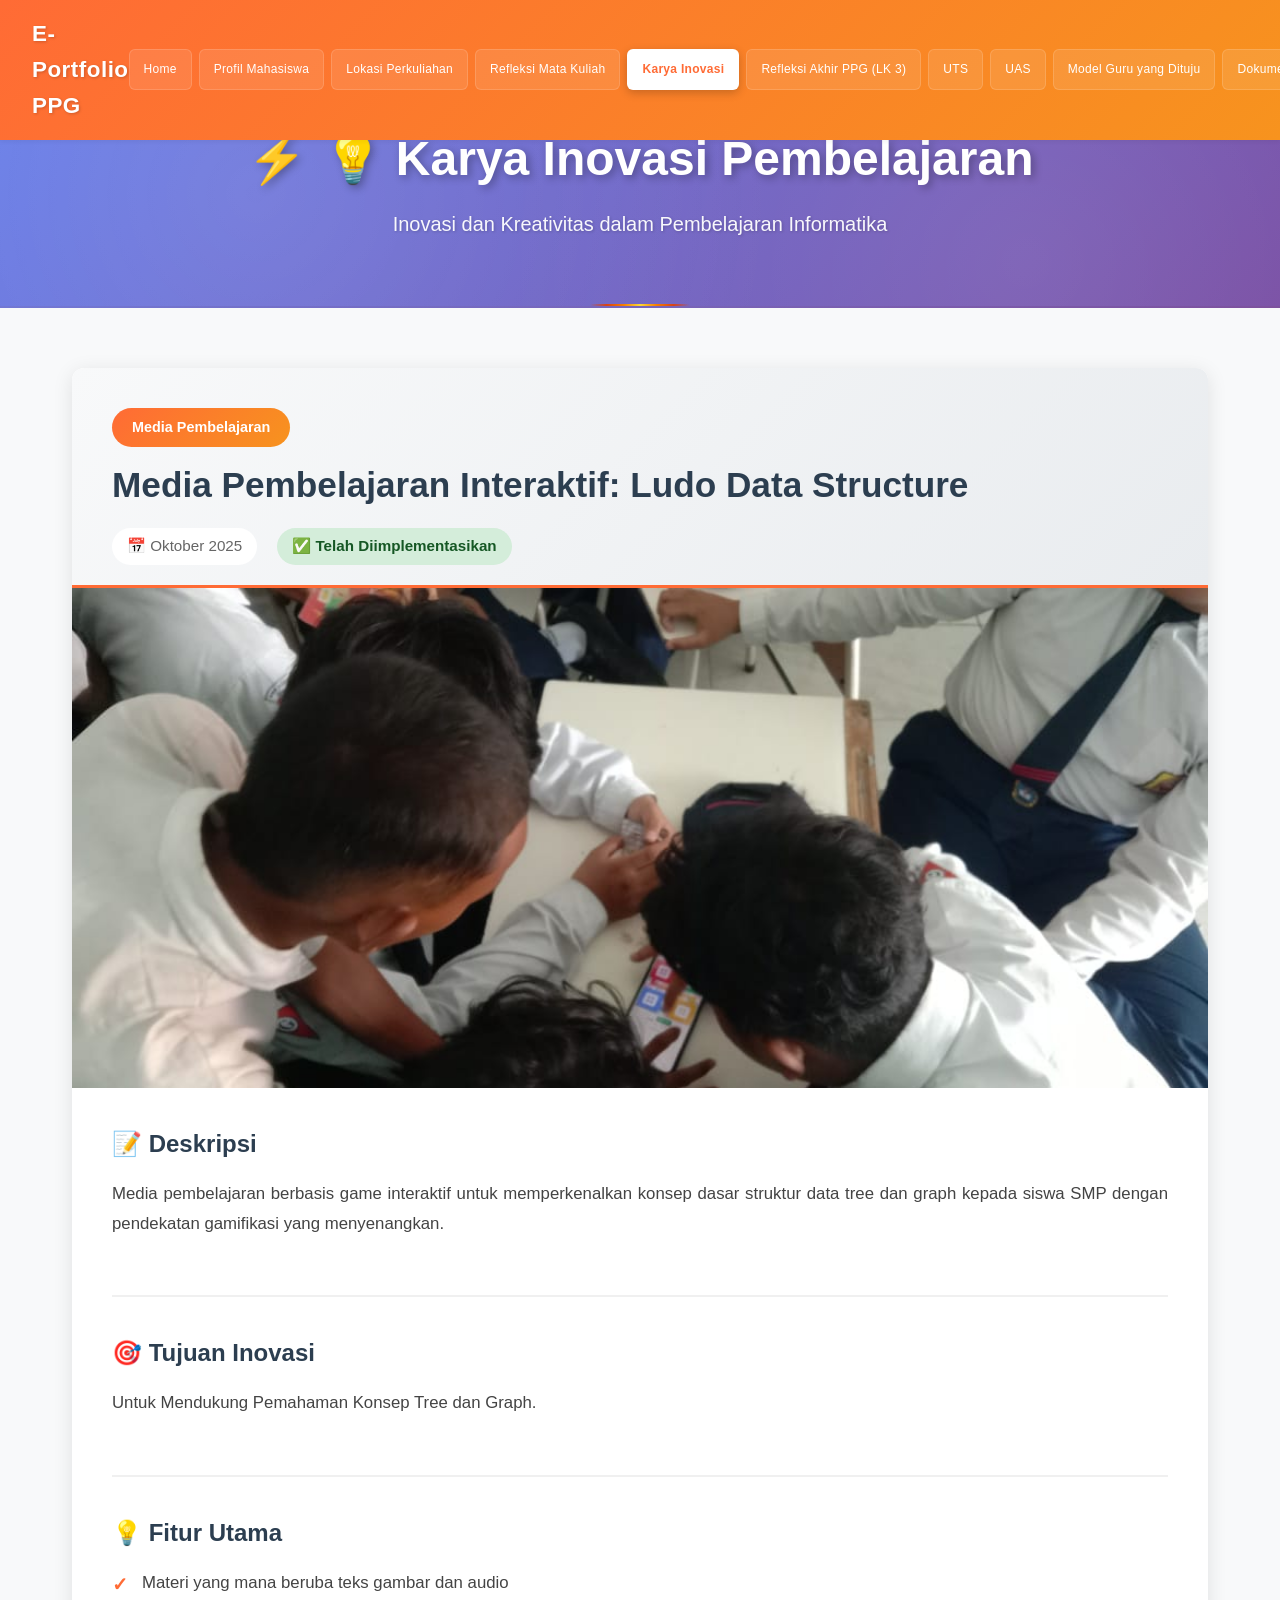
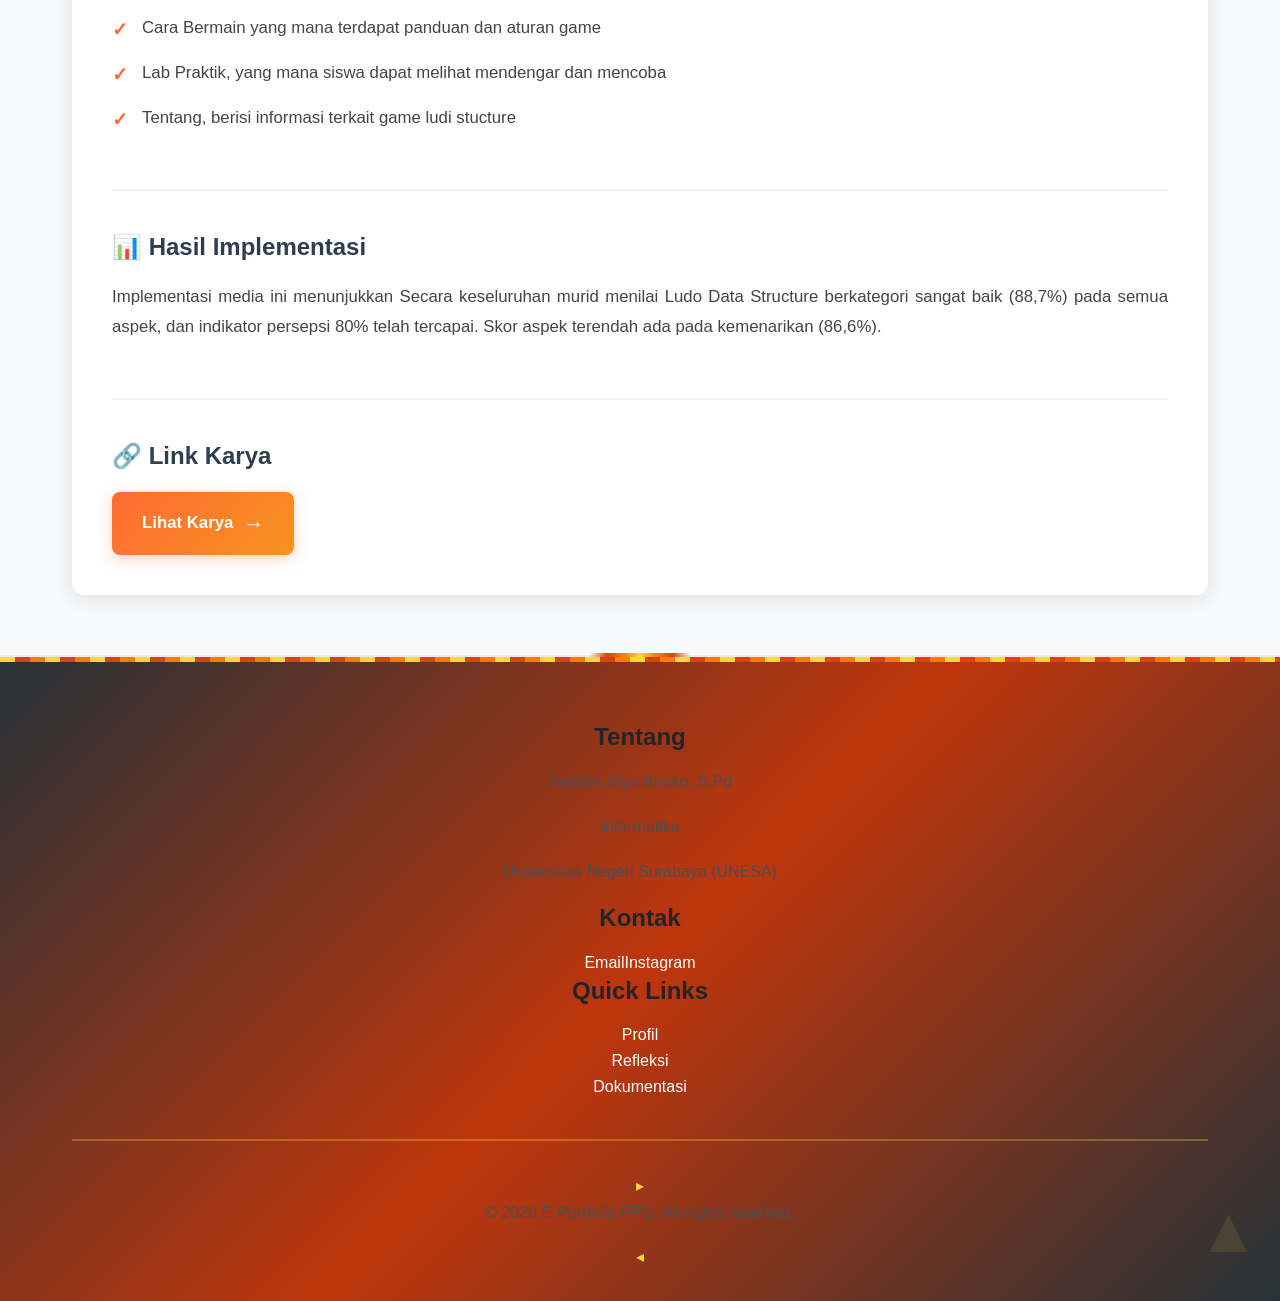
<file: karya-inovasi.html>
<!DOCTYPE html>
<html lang="id">
<head>
    <meta charset="UTF-8">
    <meta name="viewport" content="width=device-width, initial-scale=1.0">
    <meta name="description" content="Karya Inovasi Pembelajaran - E-Portfolio PPG">
    <title>Karya Inovasi - E-Portfolio PPG</title>
    <link rel="stylesheet" href="css/styles.css">
    <link rel="stylesheet" href="css/madura-ornaments.css">
</head>
<body>
    <!-- Navbar -->
    <nav class="navbar" id="navbar">
        <div class="container">
            <div class="nav-brand">E-Portfolio PPG</div>
            <button class="nav-toggle" id="navToggle" aria-label="Toggle navigation">
                <span></span>
                <span></span>
                <span></span>
            </button>
            <ul class="nav-menu" id="navMenu">
                <li><a href="index.html" class="nav-link">Home</a></li>
                <li><a href="profil.html" class="nav-link">Profil Mahasiswa</a></li>
                <li><a href="lokasi.html" class="nav-link">Lokasi Perkuliahan</a></li>
                <li><a href="refleksi.html" class="nav-link">Refleksi Mata Kuliah</a></li>
                <li><a href="karya-inovasi.html" class="nav-link active">Karya Inovasi</a></li>
                <li><a href="lk3.html" class="nav-link">Refleksi Akhir PPG (LK 3)</a></li>
                <li><a href="uts.html" class="nav-link">UTS</a></li>
                <li><a href="uas.html" class="nav-link">UAS</a></li>
                <li><a href="model-guru.html" class="nav-link">Model Guru yang Dituju</a></li>
                <li><a href="dokumentasi.html" class="nav-link">Dokumentasi PPG</a></li>
            </ul>
        </div>
    </nav>

    <!-- Hero Section -->
    <section class="page-hero karya-hero">
        <div class="container">
            <h1 class="page-title fade-in-up">💡 Karya Inovasi Pembelajaran</h1>
            <p class="page-subtitle fade-in-up">Inovasi dan Kreativitas dalam Pembelajaran Informatika</p>
        </div>
    </section>

    <!-- Main Content -->
    <section class="karya-single-content">
        <div class="container">
            <!-- Karya Inovasi Content akan diisi dari JavaScript -->
            <div id="karyaContent" class="karya-main-content"></div>
        </div>
    </section>

    <!-- Footer -->
    <footer class="footer">
        <div class="container">
            <div class="footer-content">
                <div class="footer-section">
                    <h3>Tentang</h3>
                    <p id="footerName">[Nama Mahasiswa]</p>
                    <p id="footerProgram">[Program Studi]</p>
                    <p id="footerUniversity">[Universitas]</p>
                </div>
                
                <div class="footer-section">
                    <h3>Kontak</h3>
                    <div id="footerContact">
                        <!-- Will be populated by JavaScript -->
                    </div>
                </div>
                
                <div class="footer-section">
                    <h3>Quick Links</h3>
                    <ul>
                        <li><a href="profil.html">Profil</a></li>
                        <li><a href="refleksi.html">Refleksi</a></li>
                        <li><a href="dokumentasi.html">Dokumentasi</a></li>
                    </ul>
                </div>
            </div>
            
            <div class="footer-bottom">
                <p>&copy; <span id="footerYear">2026</span> E-Portfolio PPG. All rights reserved.</p>
            </div>
        </div>
    </footer>

    <!-- Scripts -->
    <script src="js/data.js"></script>
    <script src="js/main.js"></script>
</body>
</html>
</file>
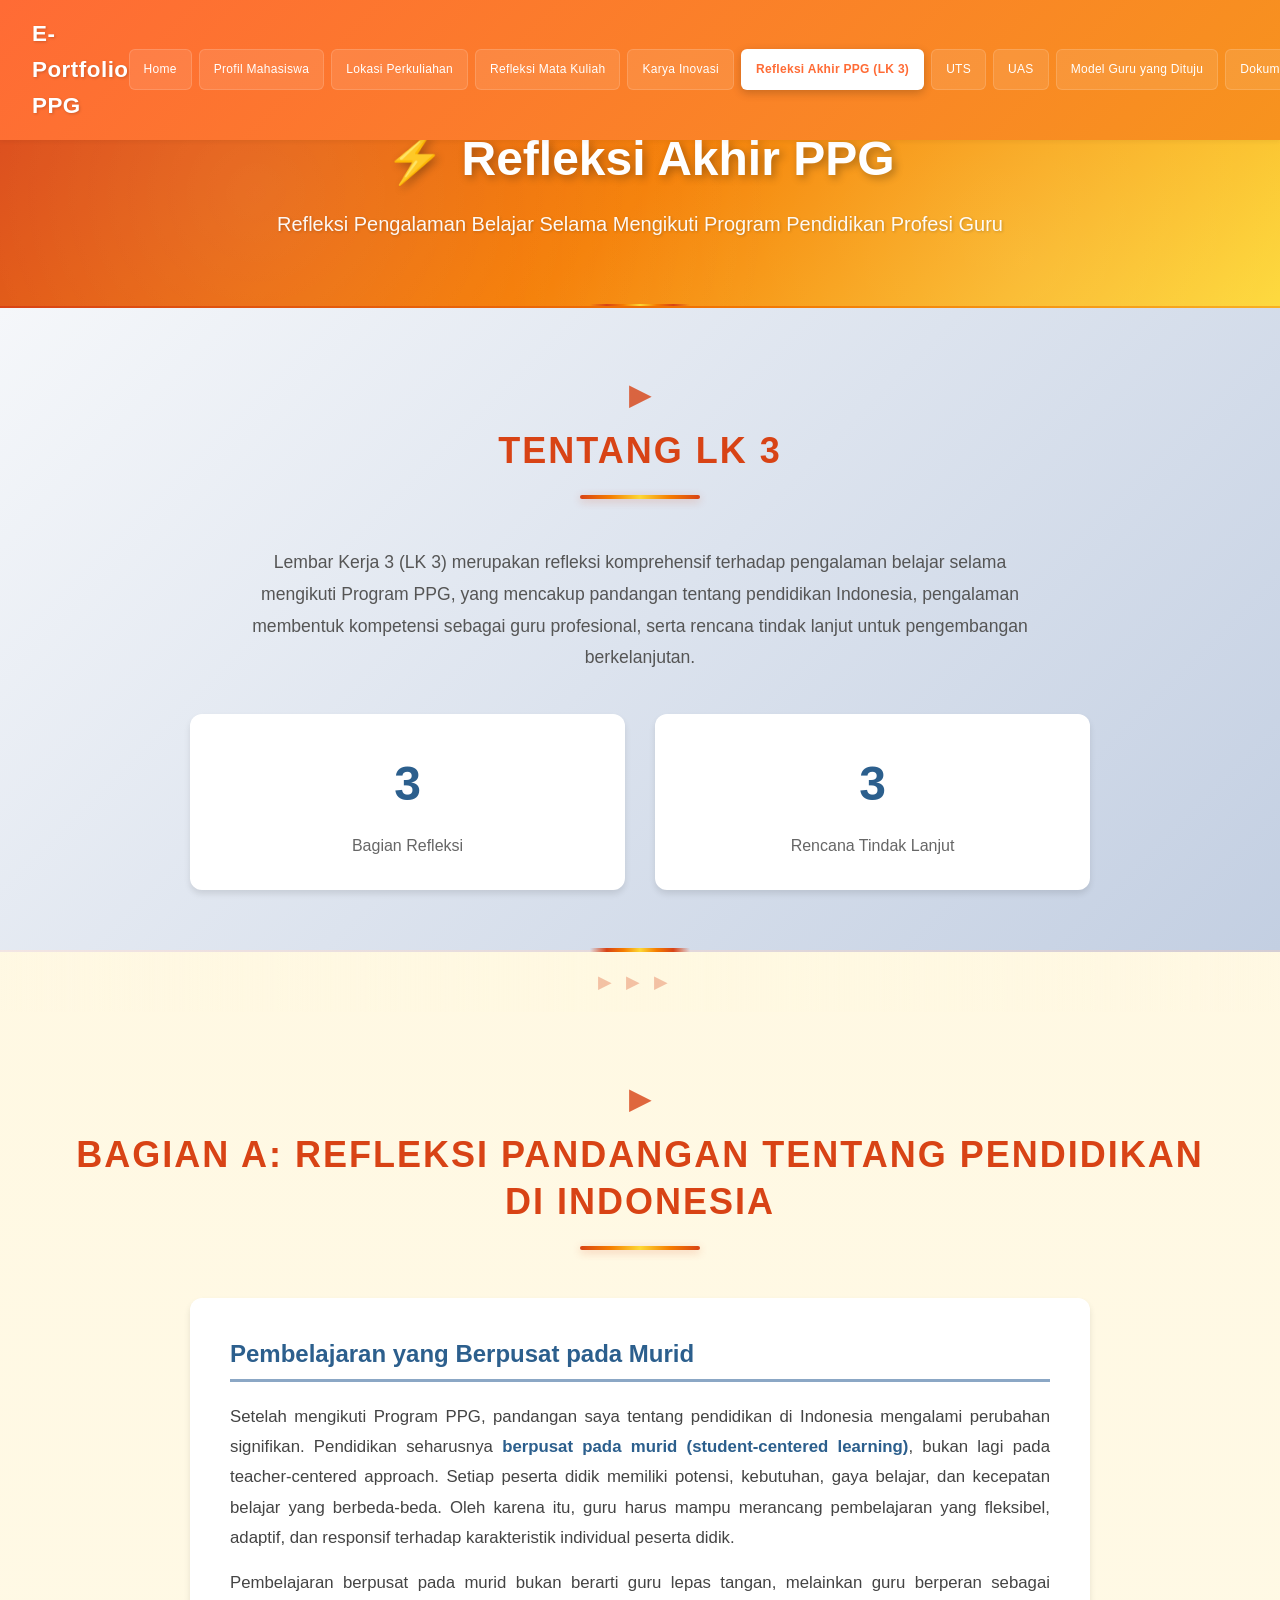
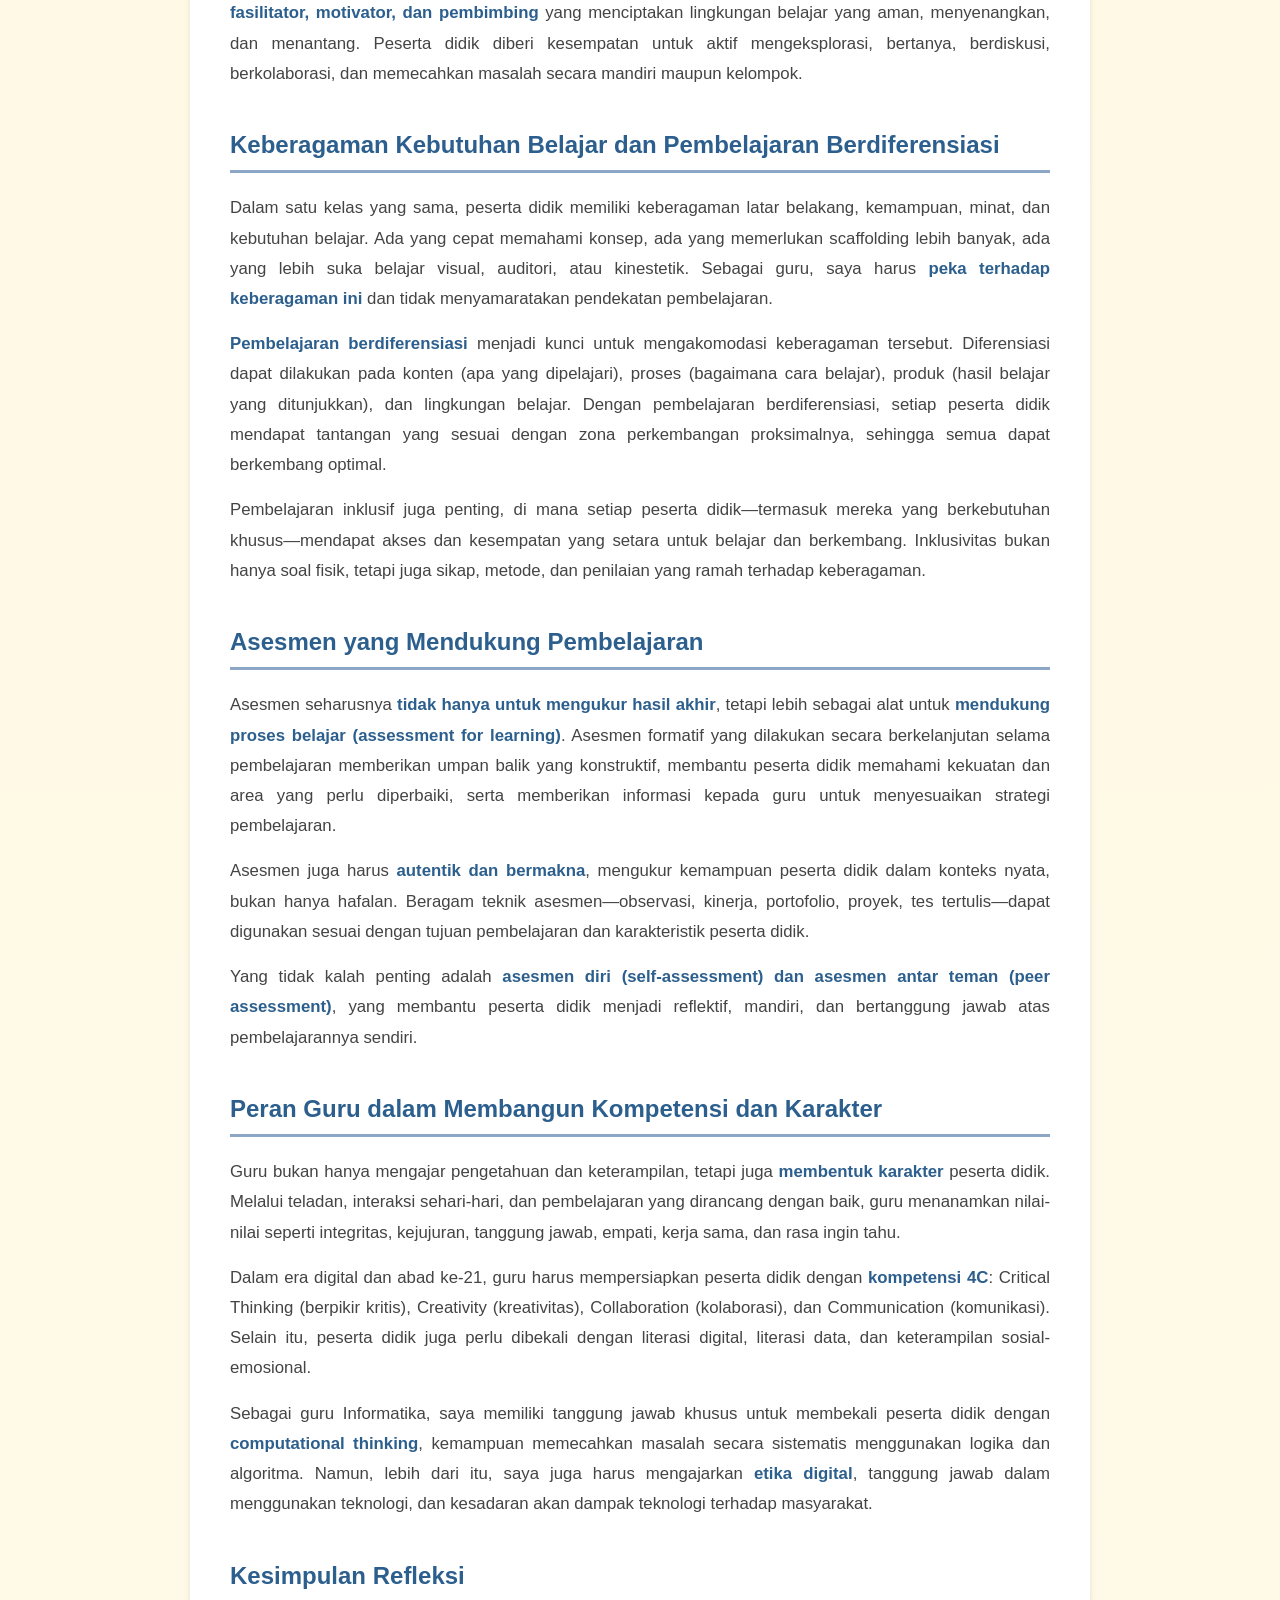
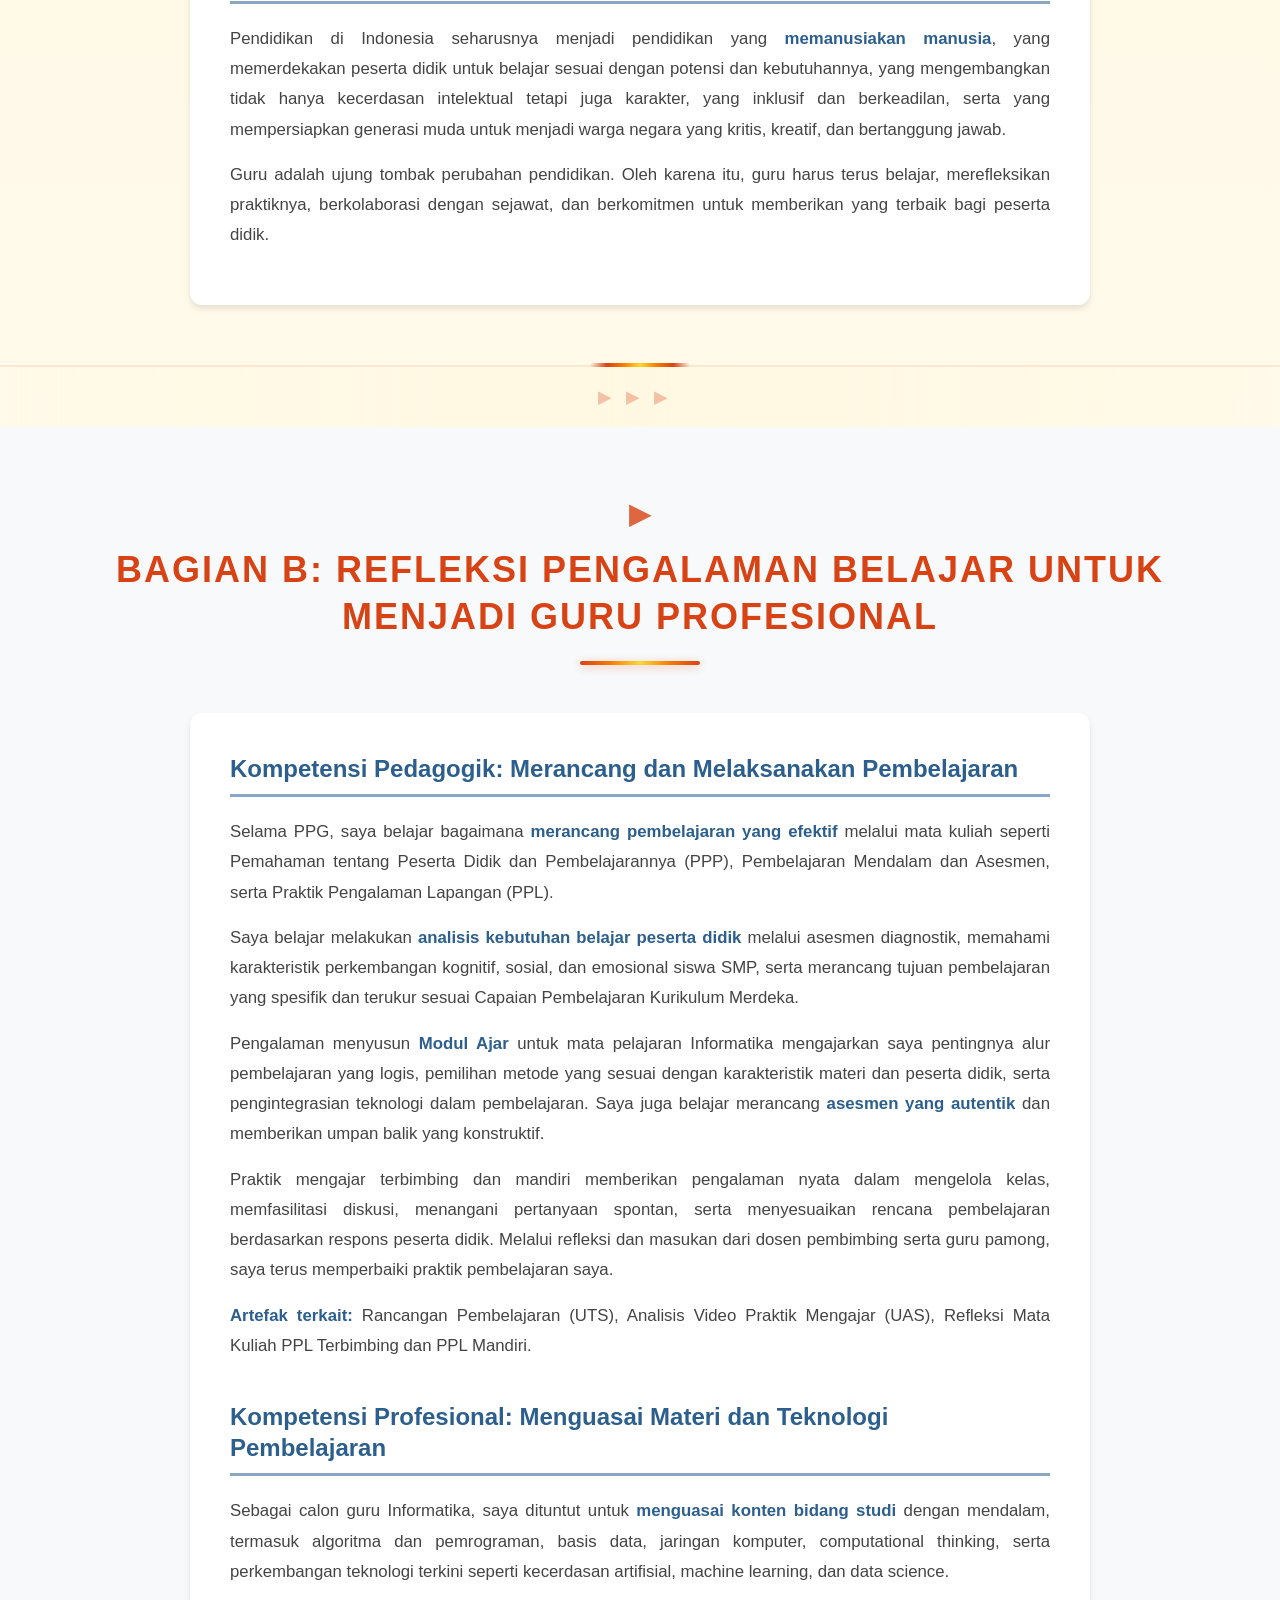
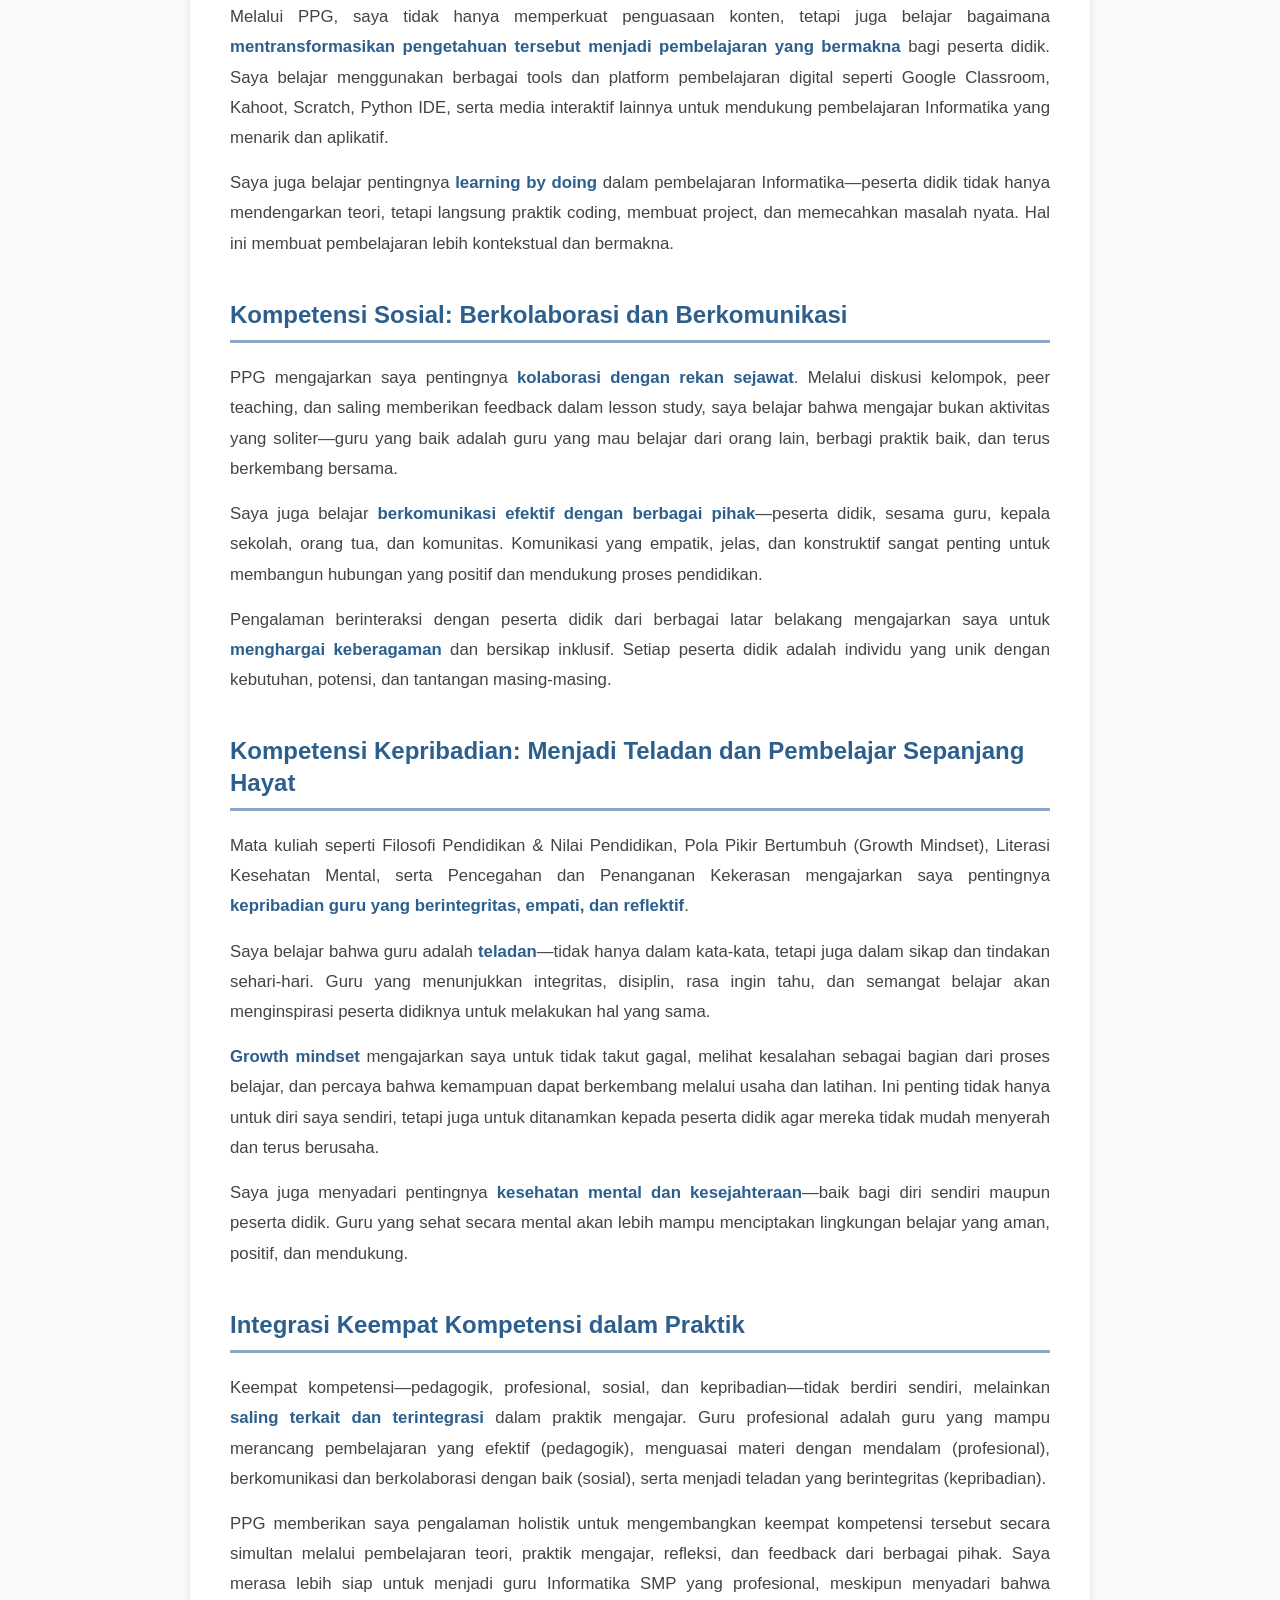
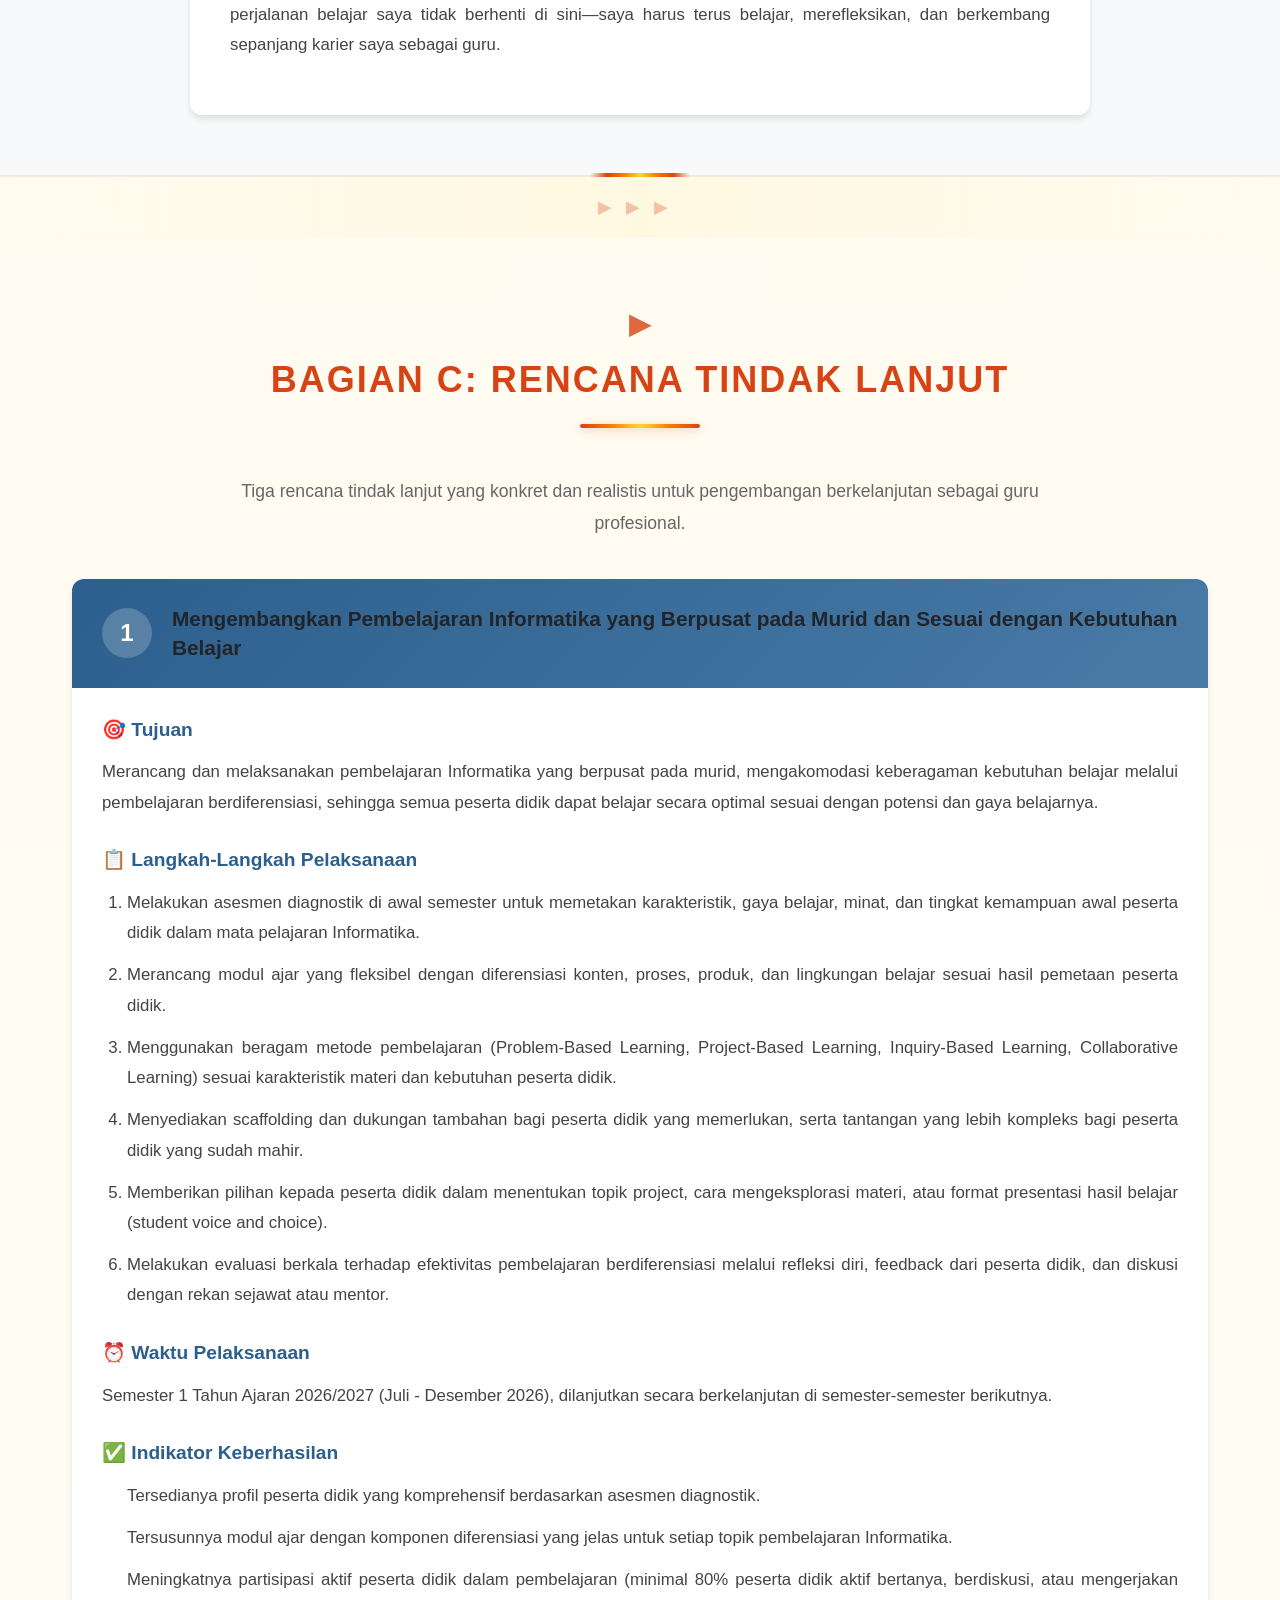
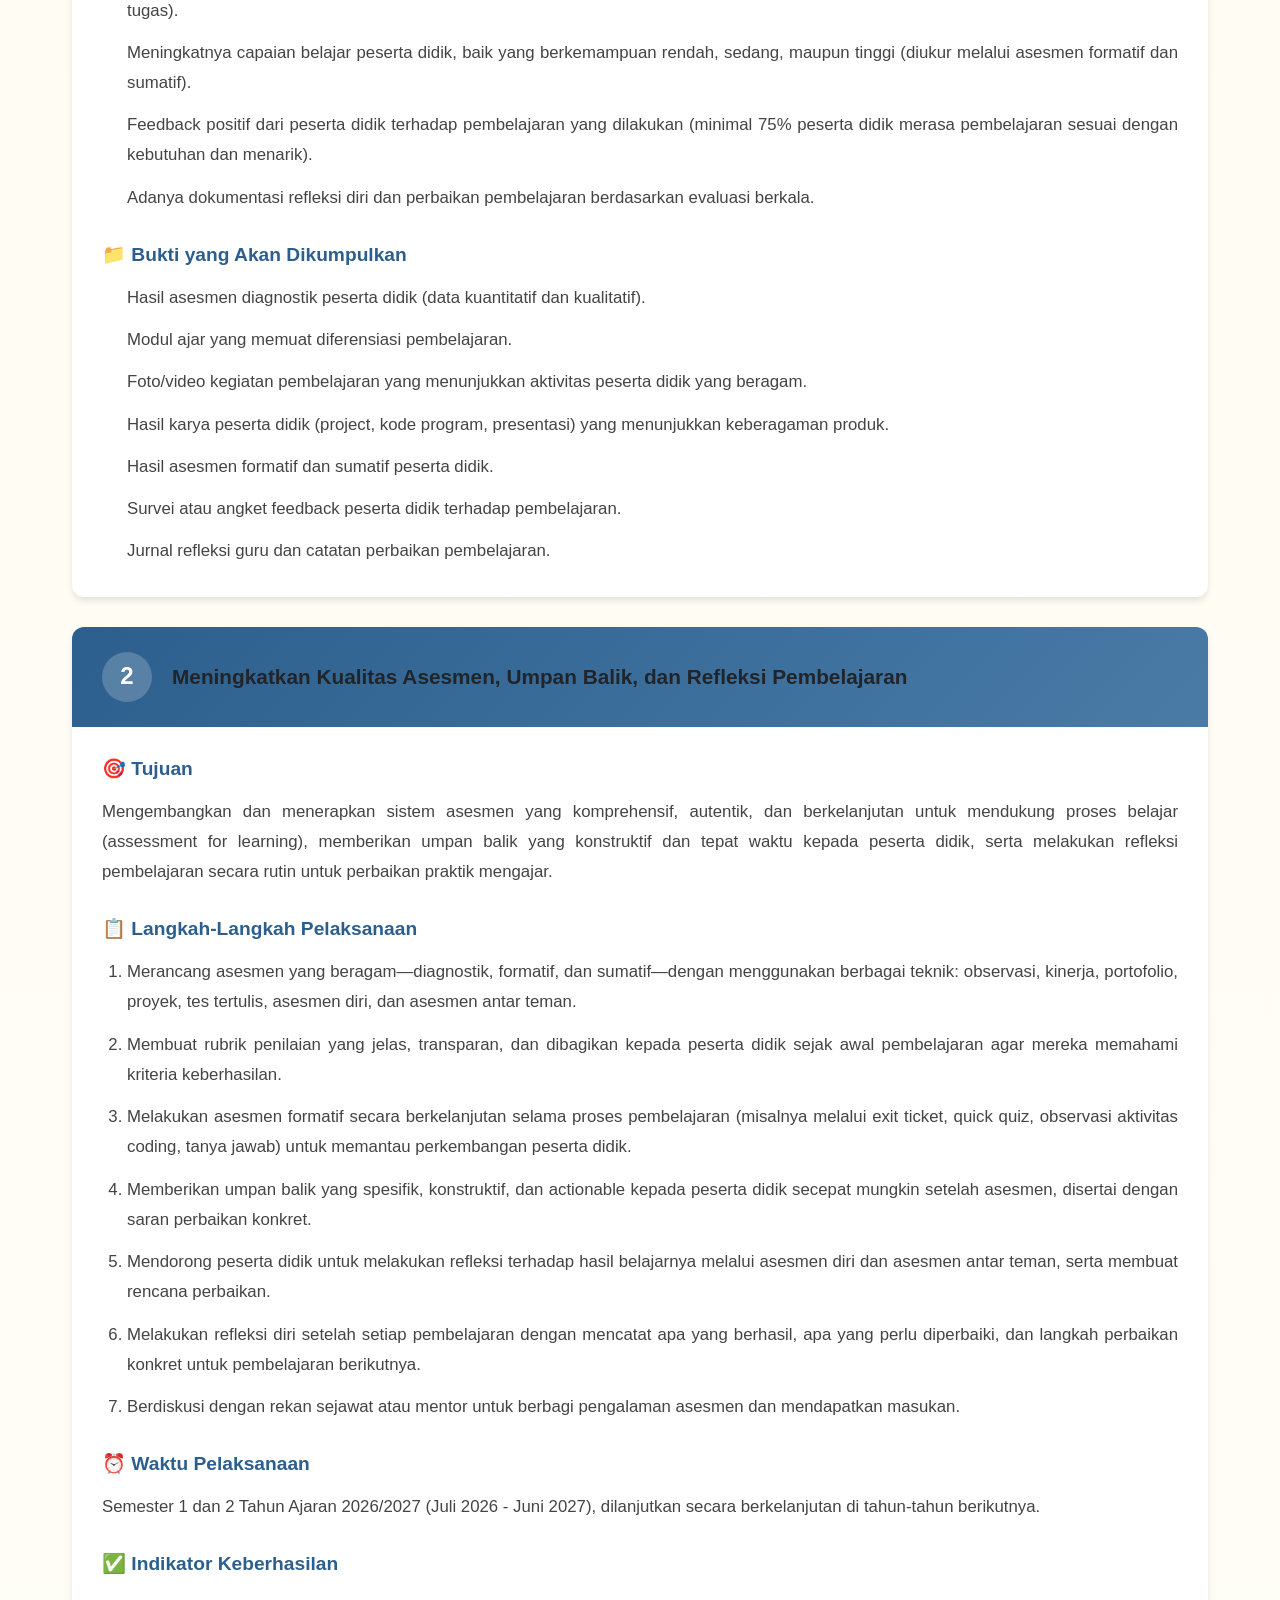
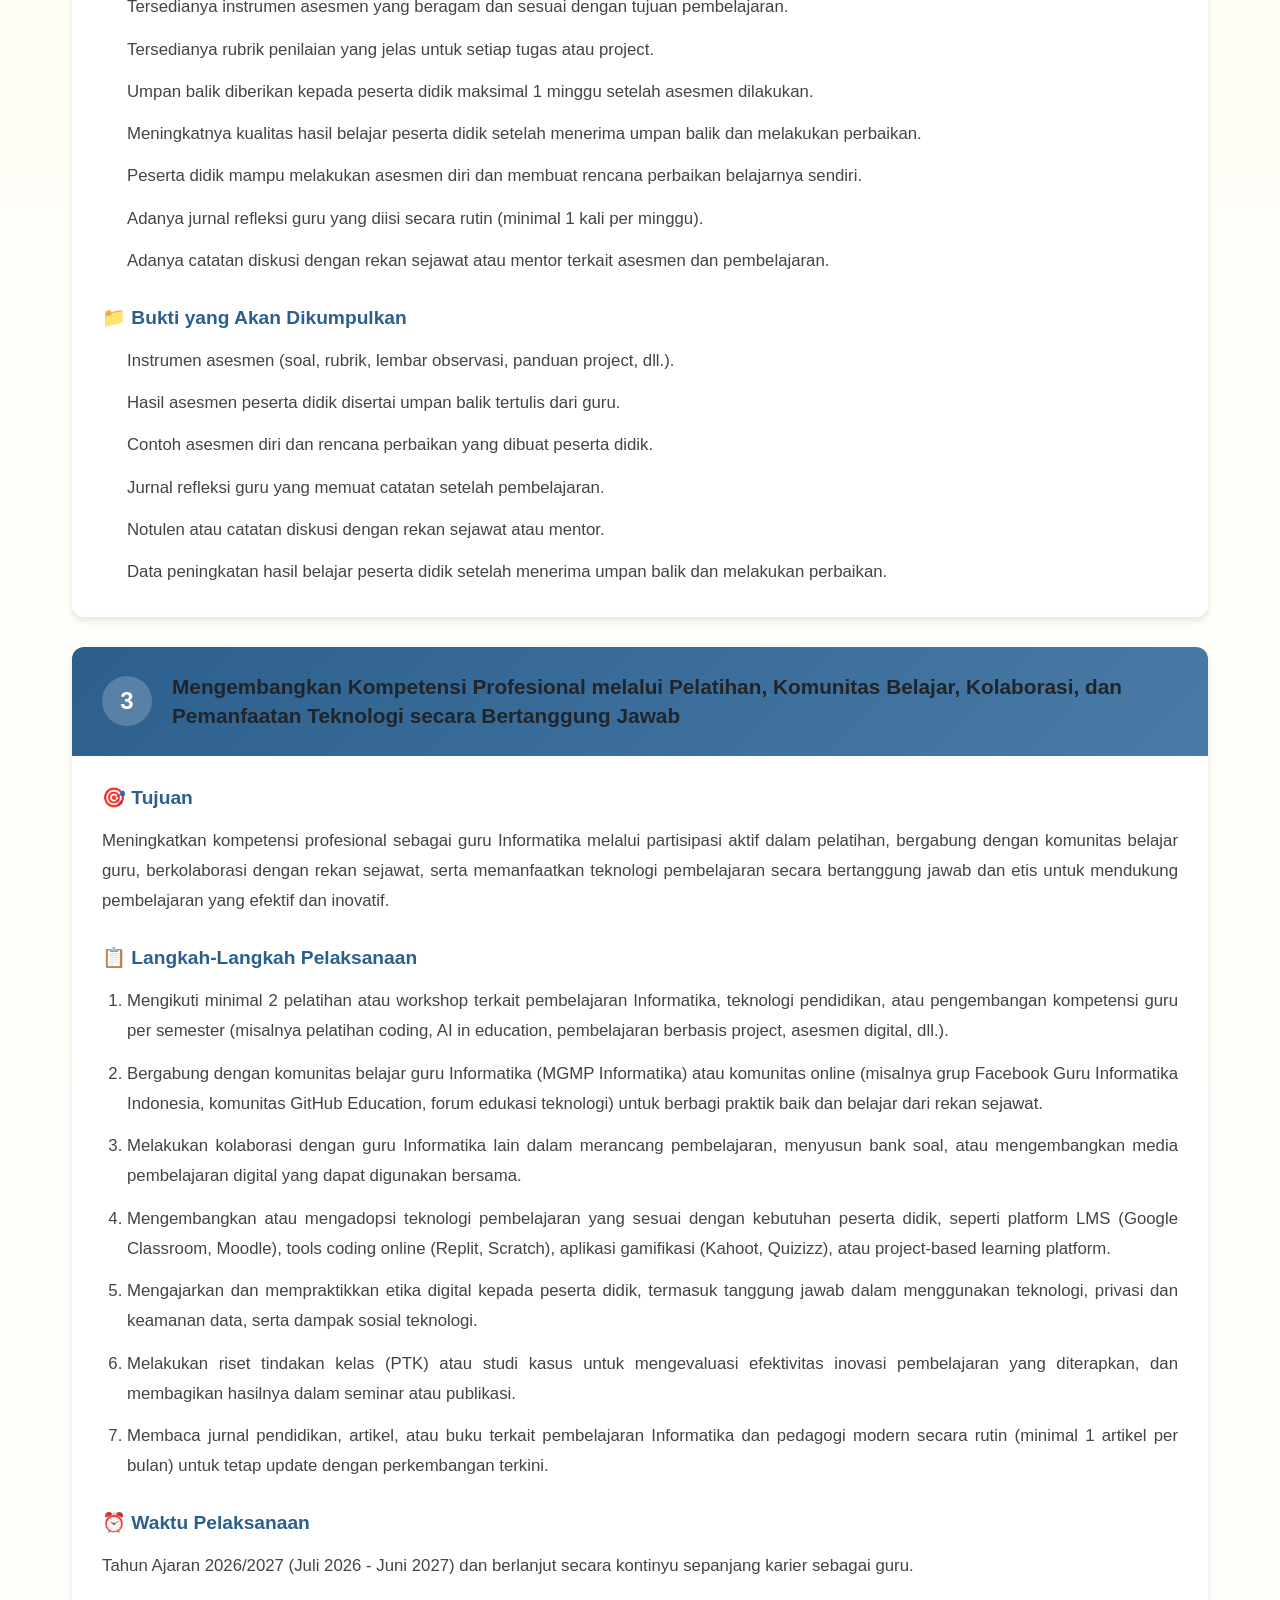
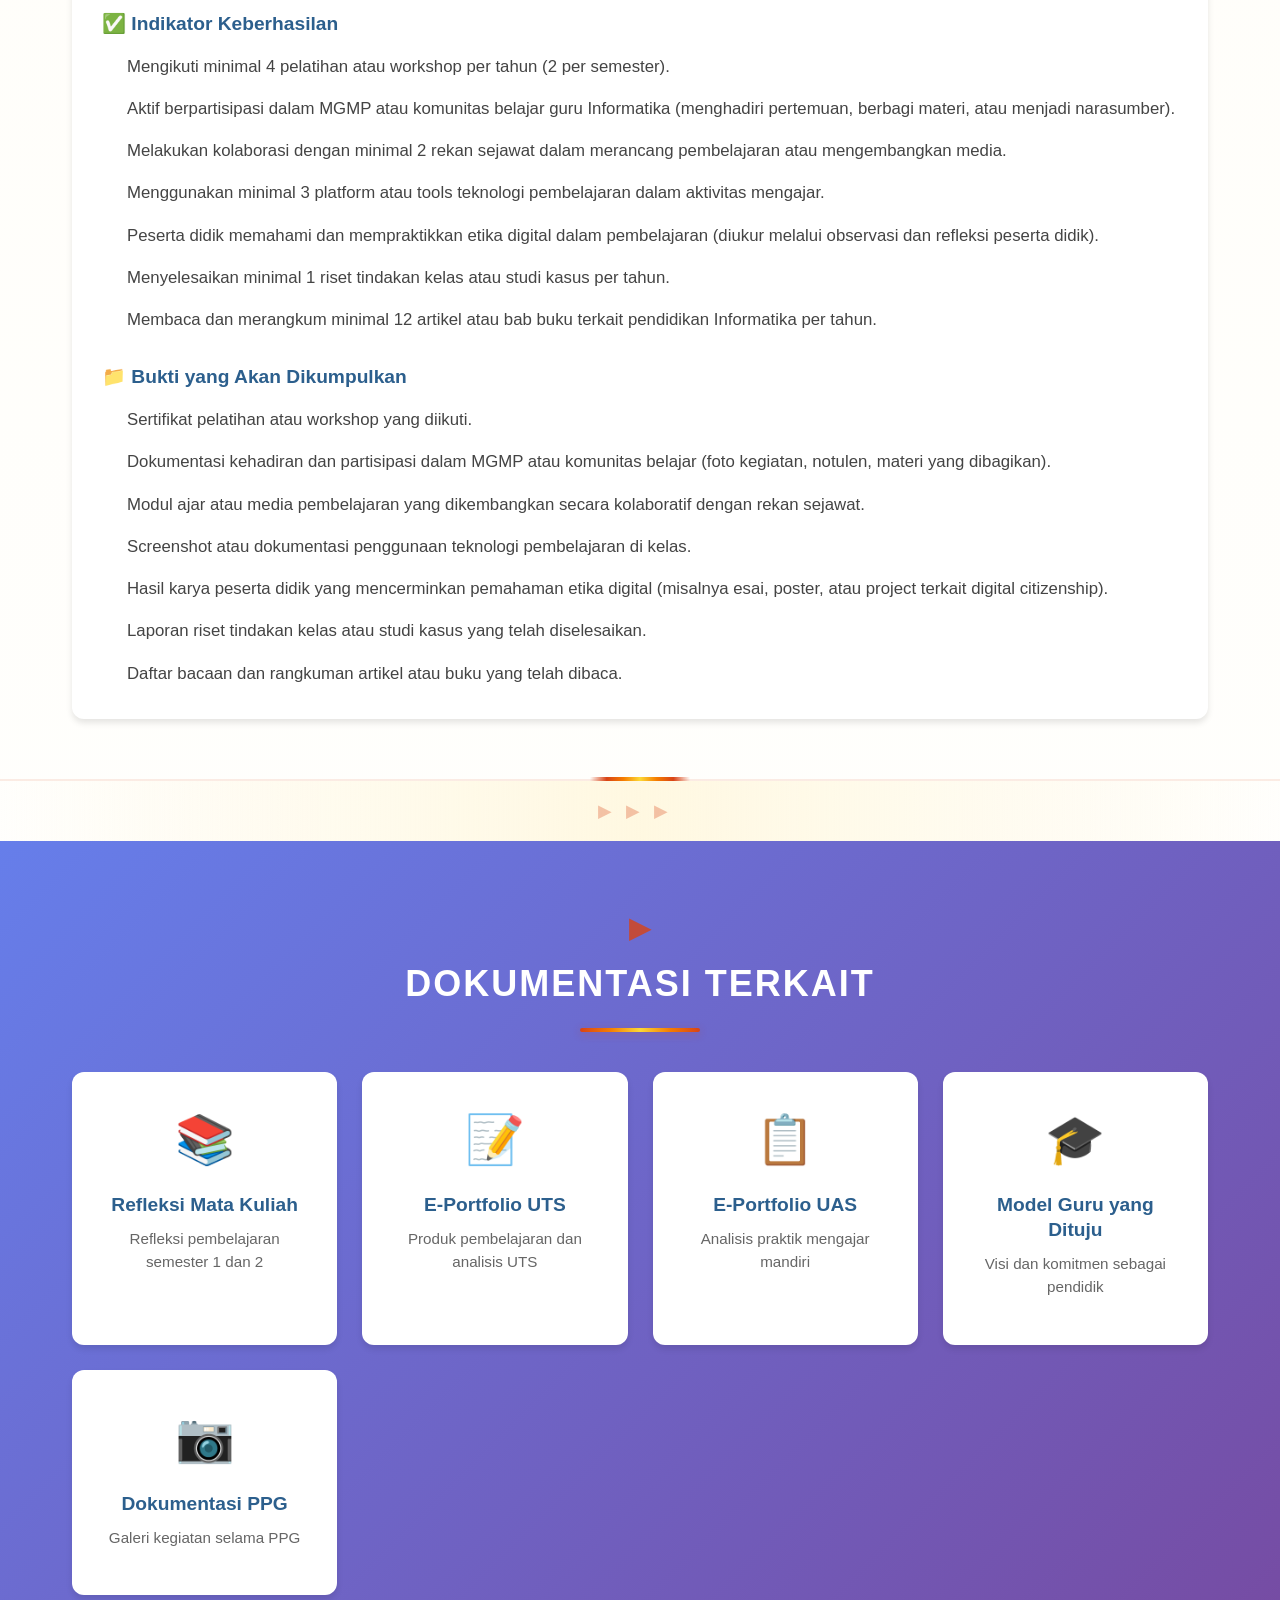
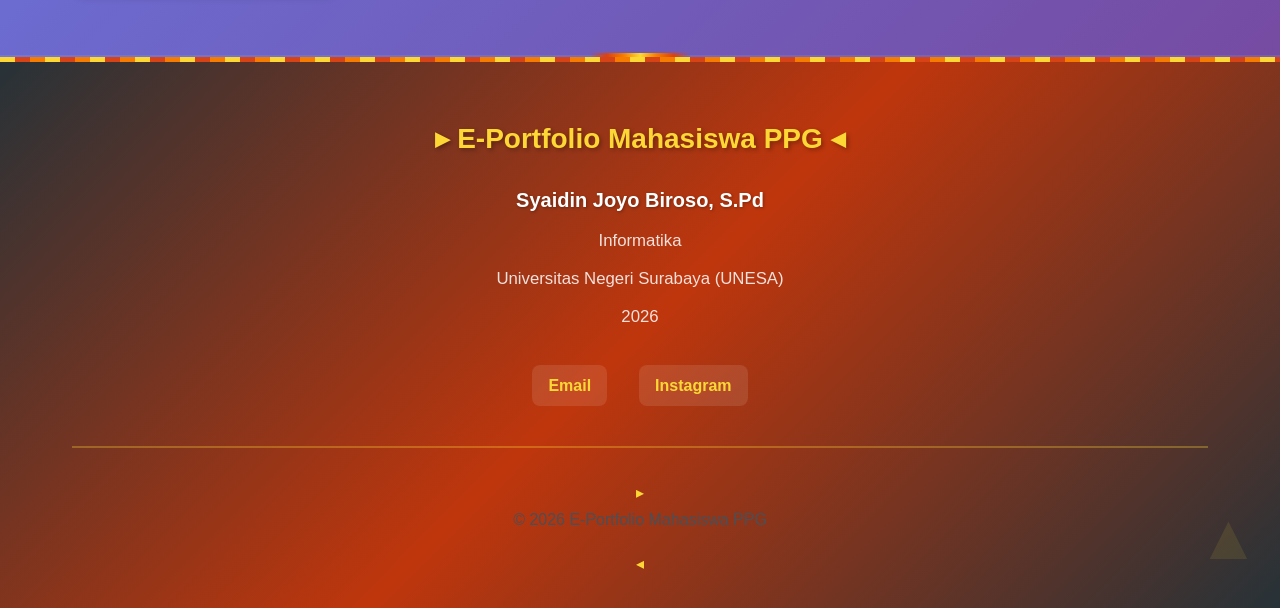
<file: lk3.html>
<!DOCTYPE html>
<html lang="id">
<head>
    <meta charset="UTF-8">
    <meta name="viewport" content="width=device-width, initial-scale=1.0">
    <meta name="description" content="LK 3 - Refleksi Pengalaman Belajar Selama Mengikuti PPG">
    <title>Refleksi Akhir PPG (LK 3) - E-Portfolio PPG</title>
    <link rel="stylesheet" href="css/styles.css">
    <link rel="stylesheet" href="css/madura-ornaments.css">
</head>
<body>
    <!-- Navbar -->
    <nav class="navbar" id="navbar">
        <div class="container">
            <div class="nav-brand">E-Portfolio PPG</div>
            <button class="nav-toggle" id="navToggle" aria-label="Toggle navigation">
                <span></span>
                <span></span>
                <span></span>
            </button>
            <ul class="nav-menu" id="navMenu">
                <li><a href="index.html" class="nav-link">Home</a></li>
                <li><a href="profil.html" class="nav-link">Profil Mahasiswa</a></li>
                <li><a href="lokasi.html" class="nav-link">Lokasi Perkuliahan</a></li>
                <li><a href="refleksi.html" class="nav-link">Refleksi Mata Kuliah</a></li>
                <li><a href="karya-inovasi.html" class="nav-link">Karya Inovasi</a></li>
                <li><a href="lk3.html" class="nav-link active">Refleksi Akhir PPG (LK 3)</a></li>
                <li><a href="uts.html" class="nav-link">UTS</a></li>
                <li><a href="uas.html" class="nav-link">UAS</a></li>
                <li><a href="model-guru.html" class="nav-link">Model Guru yang Dituju</a></li>
                <li><a href="dokumentasi.html" class="nav-link">Dokumentasi PPG</a></li>
            </ul>
        </div>
    </nav>

    <!-- Page Header -->
    <section class="page-header">
        <div class="container">
            <h1 class="page-title fade-in">Refleksi Akhir PPG </h1>
            <p class="page-subtitle fade-in">Refleksi Pengalaman Belajar Selama Mengikuti Program Pendidikan Profesi Guru</p>
        </div>
    </section>

    <!-- LK3 Overview -->
    <section class="lk3-overview" id="overview">
        <div class="container">
            <div class="overview-intro fade-in-up">
                <h2 class="section-title">Tentang LK 3</h2>
                <p class="intro-text">
                    Lembar Kerja 3 (LK 3) merupakan refleksi komprehensif terhadap pengalaman belajar selama mengikuti Program PPG, 
                    yang mencakup pandangan tentang pendidikan Indonesia, pengalaman membentuk kompetensi sebagai guru profesional, 
                    serta rencana tindak lanjut untuk pengembangan berkelanjutan.
                </p>
            </div>
            
            <div class="overview-stats fade-in-up">
                <div class="stat-card">
                    <div class="stat-number">3</div>
                    <div class="stat-label">Bagian Refleksi</div>
                </div>
                <div class="stat-card">
                    <div class="stat-number">3</div>
                    <div class="stat-label">Rencana Tindak Lanjut</div>
                </div>
                
            </div>
        </div>
    </section>

    <!-- Section Separator -->
    <div class="section-separator"></div>

    <!-- Bagian A: Refleksi Pandangan Pendidikan -->
    <section class="lk3-section" id="bagian-a">
        <div class="container">
            <h2 class="section-title fade-in-up">Bagian A: Refleksi Pandangan tentang Pendidikan di Indonesia</h2>
            <div class="lk3-content fade-in-up" id="bagianA">
                <!-- Akan diisi dari data.js -->
            </div>
        </div>
    </section>

    <!-- Section Separator -->
    <div class="section-separator"></div>

    <!-- Bagian B: Refleksi Pengalaman Belajar -->
    <section class="lk3-section bg-alternate" id="bagian-b">
        <div class="container">
            <h2 class="section-title fade-in-up">Bagian B: Refleksi Pengalaman Belajar untuk Menjadi Guru Profesional</h2>
            <div class="lk3-content fade-in-up" id="bagianB">
                <!-- Akan diisi dari data.js -->
            </div>
        </div>
    </section>

    <!-- Section Separator -->
    <div class="section-separator"></div>

    <!-- Bagian C: Rencana Tindak Lanjut -->
    <section class="lk3-section" id="bagian-c">
        <div class="container">
            <h2 class="section-title fade-in-up">Bagian C: Rencana Tindak Lanjut</h2>
            <p class="section-intro fade-in-up">
                Tiga rencana tindak lanjut yang konkret dan realistis untuk pengembangan berkelanjutan sebagai guru profesional.
            </p>
            <div class="rencana-container fade-in-up" id="bagianC">
                <!-- Akan diisi dari data.js -->
            </div>
        </div>
    </section>

    <!-- Section Separator -->
    <div class="section-separator"></div>

    <!-- Tautan Internal -->
    <section class="internal-links" id="tautan">
        <div class="container">
            <h2 class="section-title fade-in-up">Dokumentasi Terkait</h2>
            <div class="links-grid fade-in-up">
                <a href="refleksi.html" class="link-card">
                    <div class="link-icon">📚</div>
                    <h3 class="link-title">Refleksi Mata Kuliah</h3>
                    <p class="link-desc">Refleksi pembelajaran semester 1 dan 2</p>
                </a>
                <a href="uts.html" class="link-card">
                    <div class="link-icon">📝</div>
                    <h3 class="link-title">E-Portfolio UTS</h3>
                    <p class="link-desc">Produk pembelajaran dan analisis UTS</p>
                </a>
                <a href="uas.html" class="link-card">
                    <div class="link-icon">📋</div>
                    <h3 class="link-title">E-Portfolio UAS</h3>
                    <p class="link-desc">Analisis praktik mengajar mandiri</p>
                </a>
                <a href="model-guru.html" class="link-card">
                    <div class="link-icon">🎓</div>
                    <h3 class="link-title">Model Guru yang Dituju</h3>
                    <p class="link-desc">Visi dan komitmen sebagai pendidik</p>
                </a>
                <a href="dokumentasi.html" class="link-card">
                    <div class="link-icon">📷</div>
                    <h3 class="link-title">Dokumentasi PPG</h3>
                    <p class="link-desc">Galeri kegiatan selama PPG</p>
                </a>
            </div>
        </div>
    </section>

    <!-- Footer -->
    <footer class="footer">
        <div class="container">
            <div class="footer-content">
                <h3 class="footer-title">E-Portfolio Mahasiswa PPG</h3>
                <p class="footer-name" id="footerName">[NAMA MAHASISWA]</p>
                <p class="footer-program" id="footerProgram">[PROGRAM STUDI / BIDANG STUDI]</p>
                <p class="footer-university" id="footerUniversity">[NAMA UNIVERSITAS/LPTK]</p>
                <p class="footer-year" id="footerYear">[TAHUN]</p>
                
                <div class="footer-contact" id="footerContact">
                    <!-- Contact akan diisi dari data.js jika tersedia -->
                </div>
            </div>
            <div class="footer-bottom">
                <p>&copy; 2026 E-Portfolio Mahasiswa PPG</p>
            </div>
        </div>
    </footer>

    <script src="js/data.js"></script>
    <script src="js/main.js"></script>
</body>
</html>
</file>
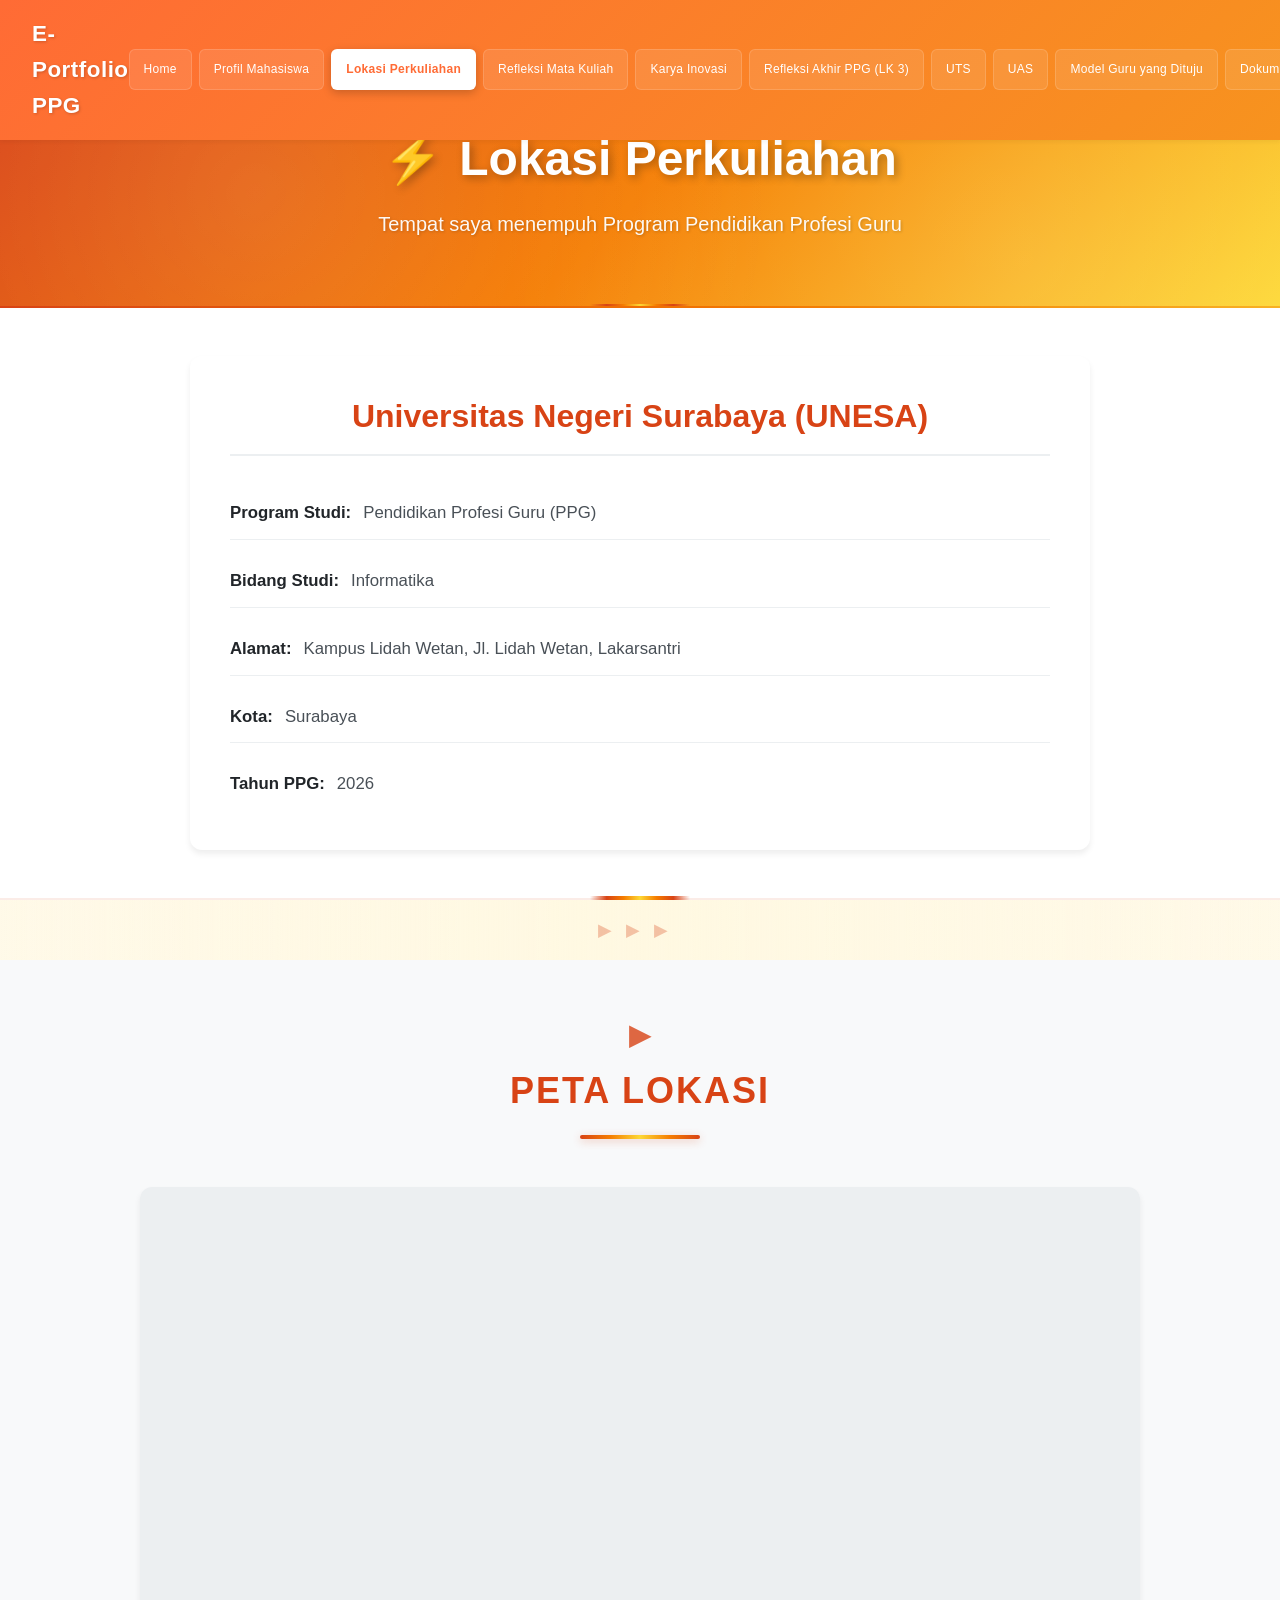
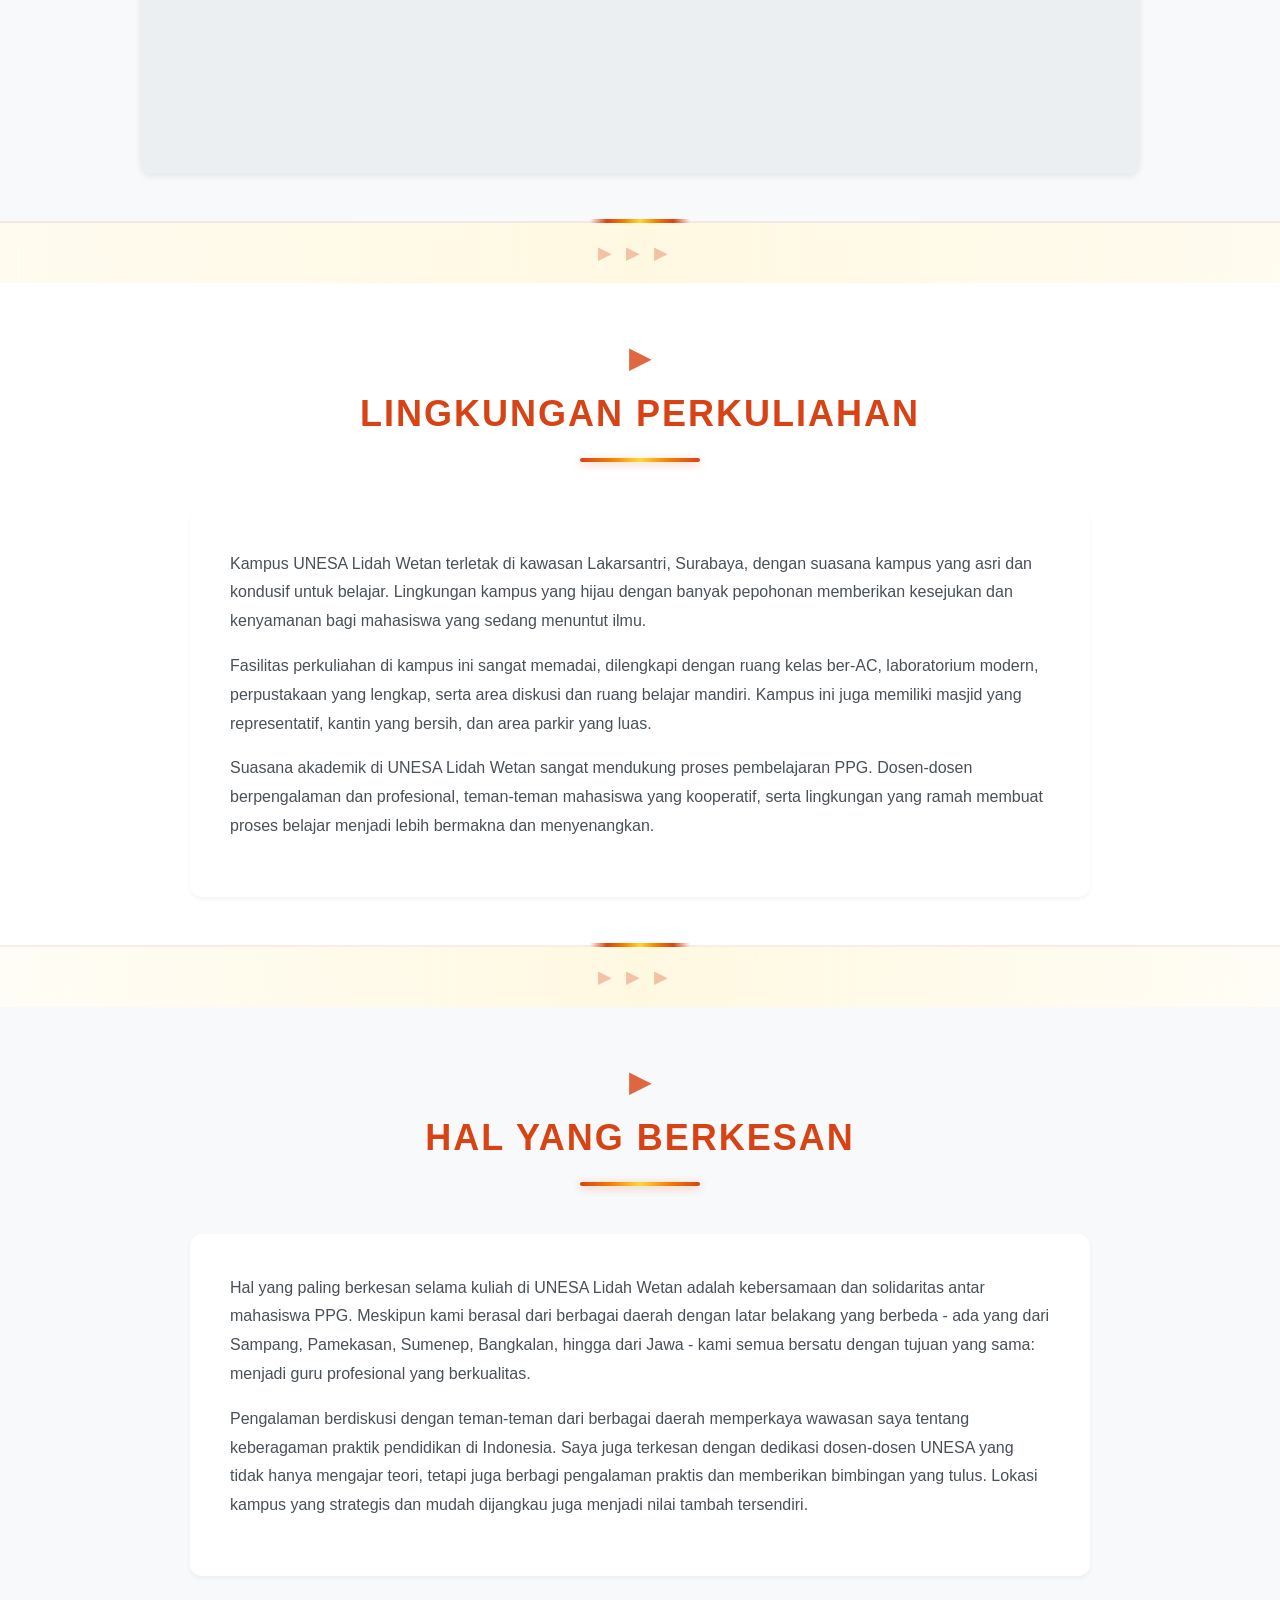
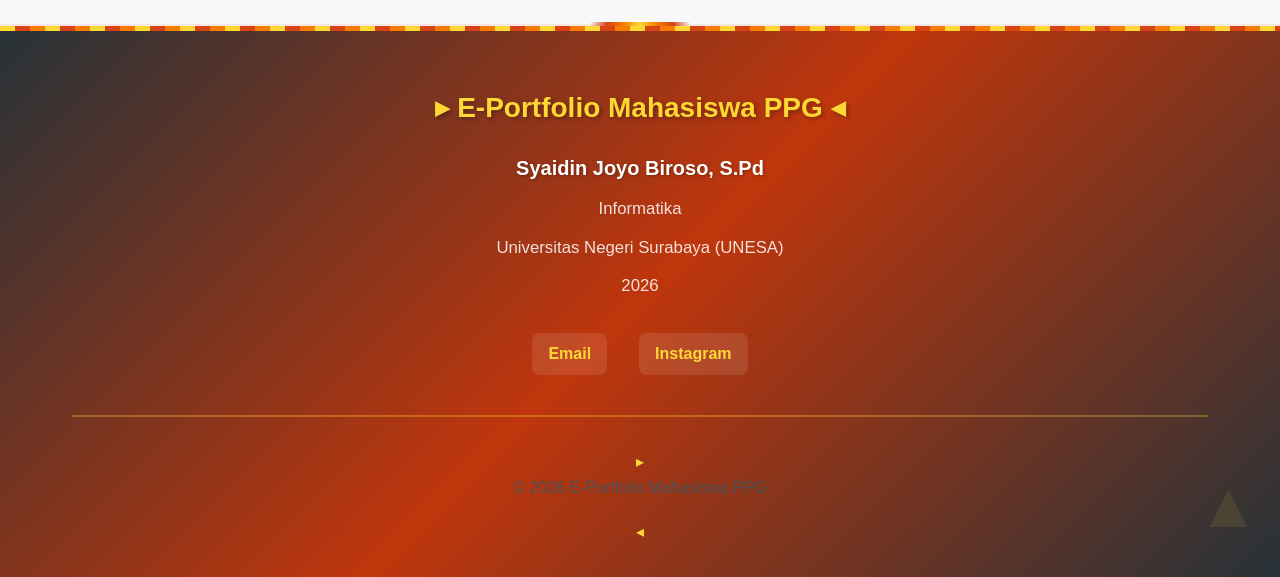
<file: lokasi.html>
<!DOCTYPE html>
<html lang="id">
<head>
    <meta charset="UTF-8">
    <meta name="viewport" content="width=device-width, initial-scale=1.0">
    <meta name="description" content="Lokasi Perkuliahan PPG">
    <title>Lokasi Perkuliahan - E-Portfolio PPG</title>
    <link rel="stylesheet" href="css/styles.css">
    <link rel="stylesheet" href="css/madura-ornaments.css">
</head>
<body>
    <!-- Navbar -->
    <nav class="navbar" id="navbar">
        <div class="container">
            <div class="nav-brand">E-Portfolio PPG</div>
            <button class="nav-toggle" id="navToggle" aria-label="Toggle navigation">
                <span></span>
                <span></span>
                <span></span>
            </button>
            <ul class="nav-menu" id="navMenu">
                <li><a href="index.html" class="nav-link">Home</a></li>
                <li><a href="profil.html" class="nav-link">Profil Mahasiswa</a></li>
                <li><a href="lokasi.html" class="nav-link active">Lokasi Perkuliahan</a></li>
                <li><a href="refleksi.html" class="nav-link">Refleksi Mata Kuliah</a></li>
                <li><a href="karya-inovasi.html" class="nav-link">Karya Inovasi</a></li>
                <li><a href="lk3.html" class="nav-link">Refleksi Akhir PPG (LK 3)</a></li>
                <li><a href="uts.html" class="nav-link">UTS</a></li>
                <li><a href="uas.html" class="nav-link">UAS</a></li>
                <li><a href="model-guru.html" class="nav-link">Model Guru yang Dituju</a></li>
                <li><a href="dokumentasi.html" class="nav-link">Dokumentasi PPG</a></li>
            </ul>
        </div>
    </nav>

    <!-- Page Header -->
    <section class="page-header">
        <div class="container">
            <h1 class="page-title fade-in">Lokasi Perkuliahan</h1>
            <p class="page-subtitle fade-in">Tempat saya menempuh Program Pendidikan Profesi Guru</p>
        </div>
    </section>

    <!-- LPTK Information -->
    <section class="lptk-info" id="informasi-kampus">
        <div class="container">
            <div class="lptk-card fade-in-up">
                <h2 class="lptk-title" id="lptkName">[NAMA UNIVERSITAS/LPTK]</h2>
                <div class="lptk-details">
                    <div class="detail-item">
                        <strong>Program Studi:</strong>
                        <span id="lptkProdi">[PROGRAM STUDI]</span>
                    </div>
                    <div class="detail-item">
                        <strong>Bidang Studi:</strong>
                        <span id="lptkBidangStudi">[BIDANG STUDI]</span>
                    </div>
                    <div class="detail-item">
                        <strong>Alamat:</strong>
                        <span id="lptkAlamat">[ALAMAT]</span>
                    </div>
                    <div class="detail-item">
                        <strong>Kota:</strong>
                        <span id="lptkKota">[KOTA]</span>
                    </div>
                    <div class="detail-item">
                        <strong>Tahun PPG:</strong>
                        <span id="lptkTahun">[TAHUN PPG]</span>
                    </div>
                </div>
            </div>
        </div>
    </section>

    <!-- Section Separator -->
    <div class="section-separator"></div>

    <!-- Location Map -->
    <section class="location-map" id="peta-lokasi">
        <div class="container">
            <h2 class="section-title fade-in-up">Peta Lokasi</h2>
            <div class="map-container fade-in-up">
                <div class="map-placeholder" id="mapEmbed">
                    <div class="map-icon">📍</div>
                    <p><strong>[EMBED GOOGLE MAPS DI SINI]</strong></p>
                    <p class="map-instruction">Ganti bagian ini dengan embed code Google Maps di file data.js</p>
                </div>
            </div>
        </div>
    </section>

    <!-- Section Separator -->
    <div class="section-separator"></div>

    <!-- Campus Environment -->
    <section class="campus-environment" id="lingkungan">
        <div class="container">
            <h2 class="section-title fade-in-up">Lingkungan Perkuliahan</h2>
            <div class="environment-content fade-in-up" id="campusEnvironment">
                <p>[DESKRIPSI LINGKUNGAN PERKULIAHAN - Lingkungan kampus, suasana perkuliahan, fasilitas, ruang belajar, lingkungan akademik]</p>
            </div>
        </div>
    </section>

    <!-- Section Separator -->
    <div class="section-separator"></div>

    <!-- Memorable Moments -->
    <section class="memorable-moments" id="berkesan">
        <div class="container">
            <h2 class="section-title fade-in-up">Hal yang Berkesan</h2>
            <div class="moments-content fade-in-up" id="campusMoments">
                <p>[HAL YANG BERKESAN - Pengalaman atau hal yang paling berkesan dari lingkungan perkuliahan]</p>
            </div>
        </div>
    </section>

    <!-- Footer -->
    <footer class="footer">
        <div class="container">
            <div class="footer-content">
                <h3 class="footer-title">E-Portfolio Mahasiswa PPG</h3>
                <p class="footer-name" id="footerName">[NAMA MAHASISWA]</p>
                <p class="footer-program" id="footerProgram">[PROGRAM STUDI / BIDANG STUDI]</p>
                <p class="footer-university" id="footerUniversity">[NAMA UNIVERSITAS/LPTK]</p>
                <p class="footer-year" id="footerYear">[TAHUN]</p>
                
                <div class="footer-contact" id="footerContact">
                    <!-- Contact akan diisi dari data.js jika tersedia -->
                </div>
            </div>
            <div class="footer-bottom">
                <p>&copy; 2026 E-Portfolio Mahasiswa PPG</p>
            </div>
        </div>
    </footer>

    <script src="js/data.js"></script>
    <script src="js/main.js"></script>
</body>
</html>
</file>
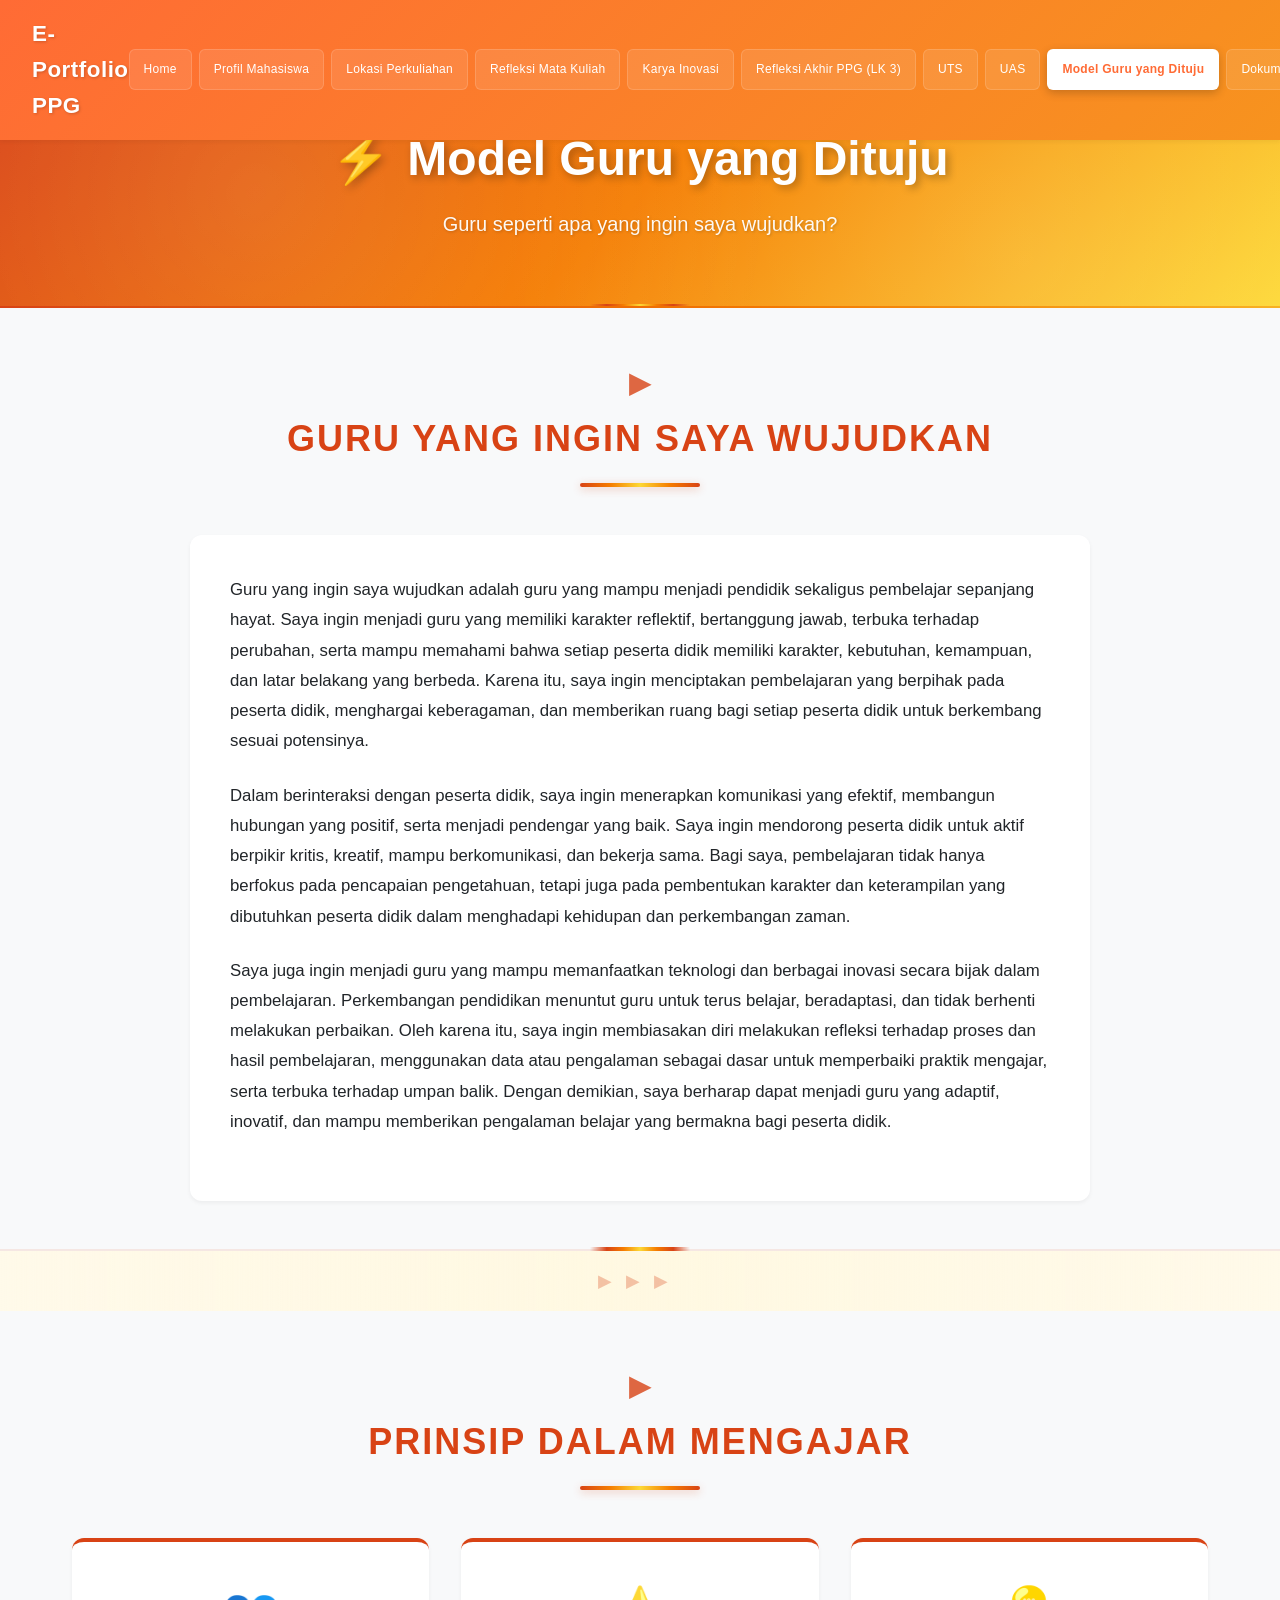
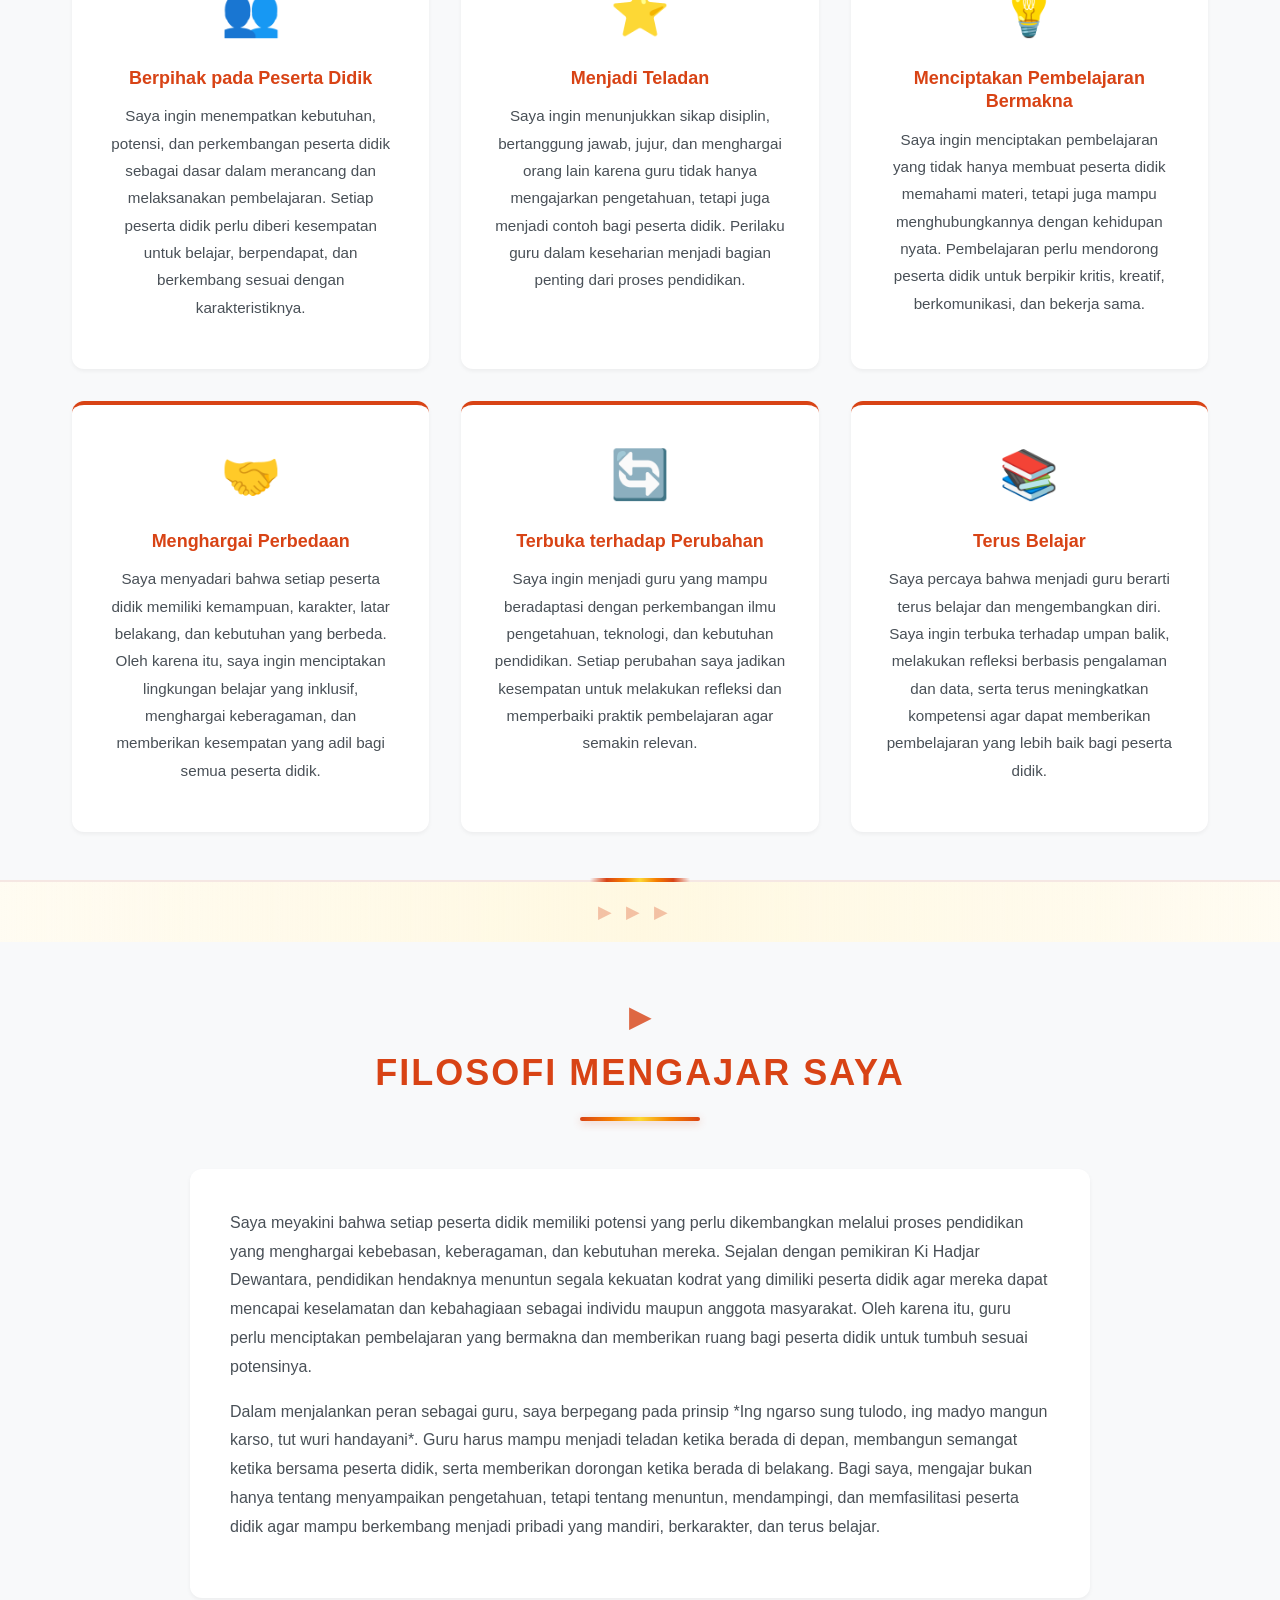
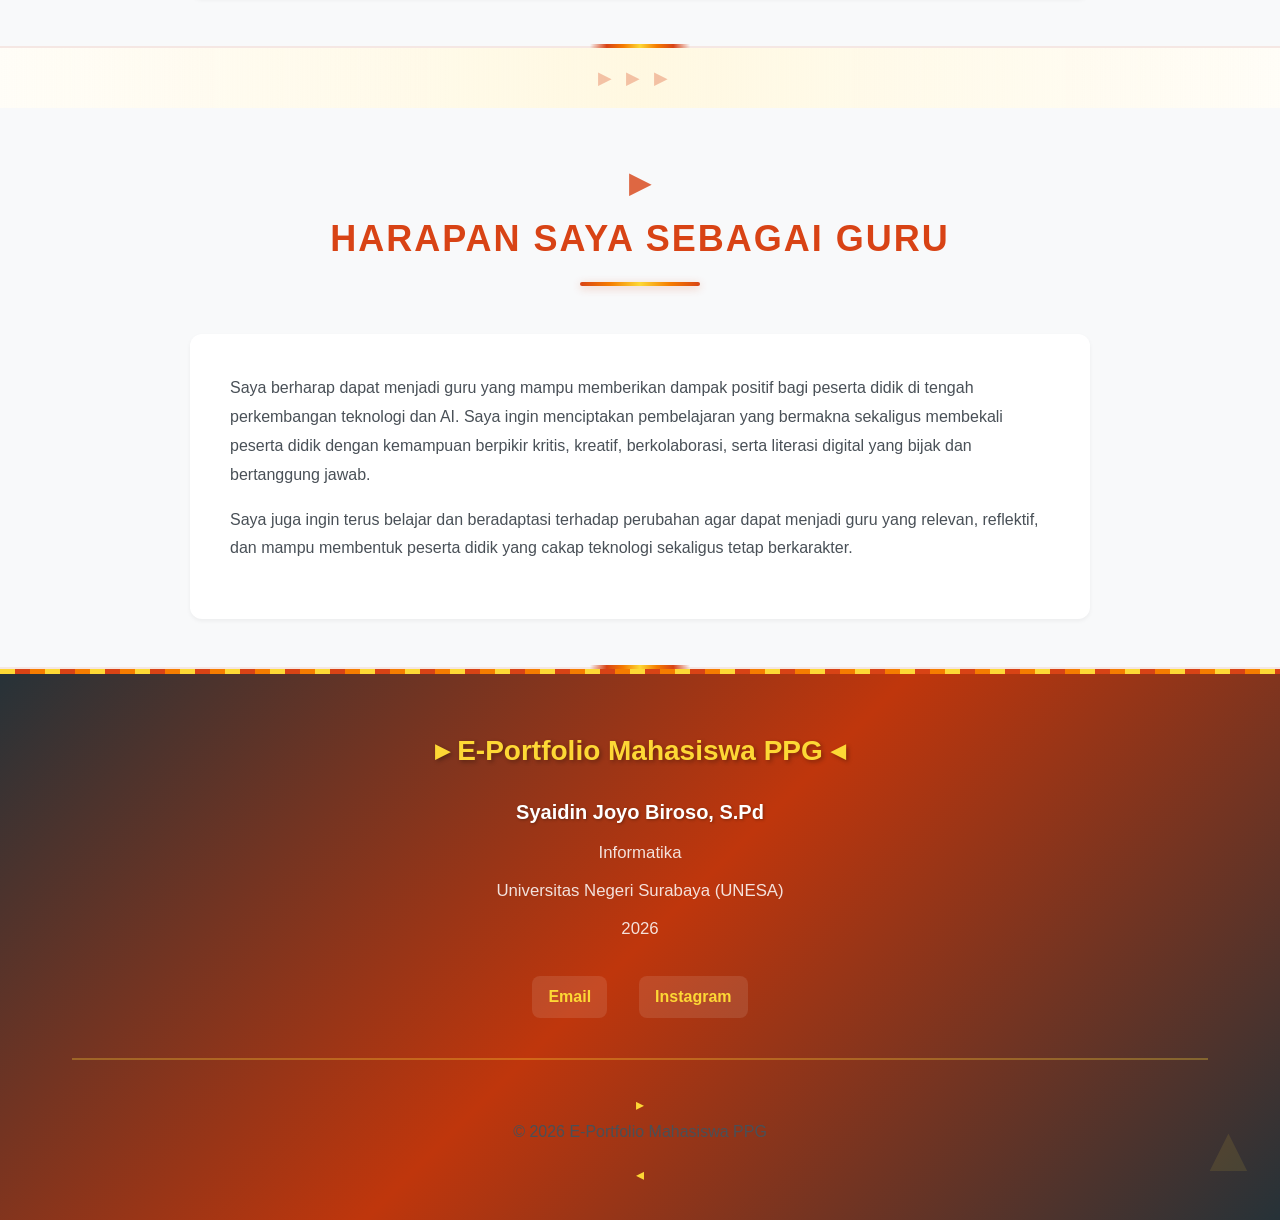
<file: model-guru.html>
<!DOCTYPE html>
<html lang="id">
<head>
    <meta charset="UTF-8">
    <meta name="viewport" content="width=device-width, initial-scale=1.0">
    <meta name="description" content="Model Guru yang Dituju">
    <title>Model Guru yang Dituju - E-Portfolio PPG</title>
    <link rel="stylesheet" href="css/styles.css">
    <link rel="stylesheet" href="css/madura-ornaments.css">
</head>
<body>
    <!-- Navbar -->
    <nav class="navbar" id="navbar">
        <div class="container">
            <div class="nav-brand">E-Portfolio PPG</div>
            <button class="nav-toggle" id="navToggle" aria-label="Toggle navigation">
                <span></span>
                <span></span>
                <span></span>
            </button>
            <ul class="nav-menu" id="navMenu">
                <li><a href="index.html" class="nav-link">Home</a></li>
                <li><a href="profil.html" class="nav-link">Profil Mahasiswa</a></li>
                <li><a href="lokasi.html" class="nav-link">Lokasi Perkuliahan</a></li>
                <li><a href="refleksi.html" class="nav-link">Refleksi Mata Kuliah</a></li>
                <li><a href="karya-inovasi.html" class="nav-link">Karya Inovasi</a></li>
                <li><a href="lk3.html" class="nav-link">Refleksi Akhir PPG (LK 3)</a></li>
                <li><a href="uts.html" class="nav-link">UTS</a></li>
                <li><a href="uas.html" class="nav-link">UAS</a></li>
                <li><a href="model-guru.html" class="nav-link active">Model Guru yang Dituju</a></li>
                <li><a href="dokumentasi.html" class="nav-link">Dokumentasi PPG</a></li>
            </ul>
        </div>
    </nav>

    <!-- Page Header -->
    <section class="page-header">
        <div class="container">
            <h1 class="page-title fade-in">Model Guru yang Dituju</h1>
            <p class="page-subtitle fade-in">Guru seperti apa yang ingin saya wujudkan?</p>
        </div>
    </section>

    <!-- Teacher Vision -->
    <section class="teacher-vision" id="visi-guru">
        <div class="container">
            <h2 class="section-title fade-in-up">Guru yang Ingin Saya Wujudkan</h2>
            <div class="vision-content fade-in-up" id="teacherVision">
                <p>[GAMBARAN GURU YANG INGIN DIWUJUDKAN - Karakter guru, cara berinteraksi dengan peserta didik, cara mengajar, cara memahami peserta didik, cara menghadapi perbedaan, sikap terhadap perkembangan pendidikan]</p>
            </div>
        </div>
    </section>

    <!-- Section Separator -->
    <div class="section-separator"></div>

    <!-- Teaching Principles -->
    <section class="teaching-principles" id="prinsip">
        <div class="container">
            <h2 class="section-title fade-in-up">Prinsip dalam Mengajar</h2>
            <div class="principles-grid" id="principlesGrid">
                <!-- Akan diisi dari data.js -->
            </div>
        </div>
    </section>

    <!-- Section Separator -->
    <div class="section-separator"></div>

    <!-- Teaching Philosophy -->
    <section class="teaching-philosophy" id="filosofi">
        <div class="container">
            <h2 class="section-title fade-in-up">Filosofi Mengajar Saya</h2>
            <div class="philosophy-content fade-in-up" id="teachingPhilosophy">
                <p>[FILOSOFI MENGAJAR - Pandangan pribadi tentang: "Apa yang saya yakini tentang proses belajar dan peran seorang guru?"]</p>
            </div>
        </div>
    </section>

    <!-- Section Separator -->
    <div class="section-separator"></div>

    <!-- Teacher Aspirations -->
    <section class="teacher-aspirations" id="harapan">
        <div class="container">
            <h2 class="section-title fade-in-up">Harapan Saya sebagai Guru</h2>
            <div class="aspirations-content fade-in-up" id="teacherAspirations">
                <p>[HARAPAN SEBAGAI GURU - Harapan pribadi ketika menjalankan profesi guru]</p>
            </div>
        </div>
    </section>

    <!-- Footer -->
    <footer class="footer">
        <div class="container">
            <div class="footer-content">
                <h3 class="footer-title">E-Portfolio Mahasiswa PPG</h3>
                <p class="footer-name" id="footerName">[NAMA MAHASISWA]</p>
                <p class="footer-program" id="footerProgram">[PROGRAM STUDI / BIDANG STUDI]</p>
                <p class="footer-university" id="footerUniversity">[NAMA UNIVERSITAS/LPTK]</p>
                <p class="footer-year" id="footerYear">[TAHUN]</p>
                
                <div class="footer-contact" id="footerContact">
                    <!-- Contact akan diisi dari data.js jika tersedia -->
                </div>
            </div>
            <div class="footer-bottom">
                <p>&copy; 2026 E-Portfolio Mahasiswa PPG</p>
            </div>
        </div>
    </footer>

    <script src="js/data.js"></script>
    <script src="js/main.js"></script>
</body>
</html>
</file>
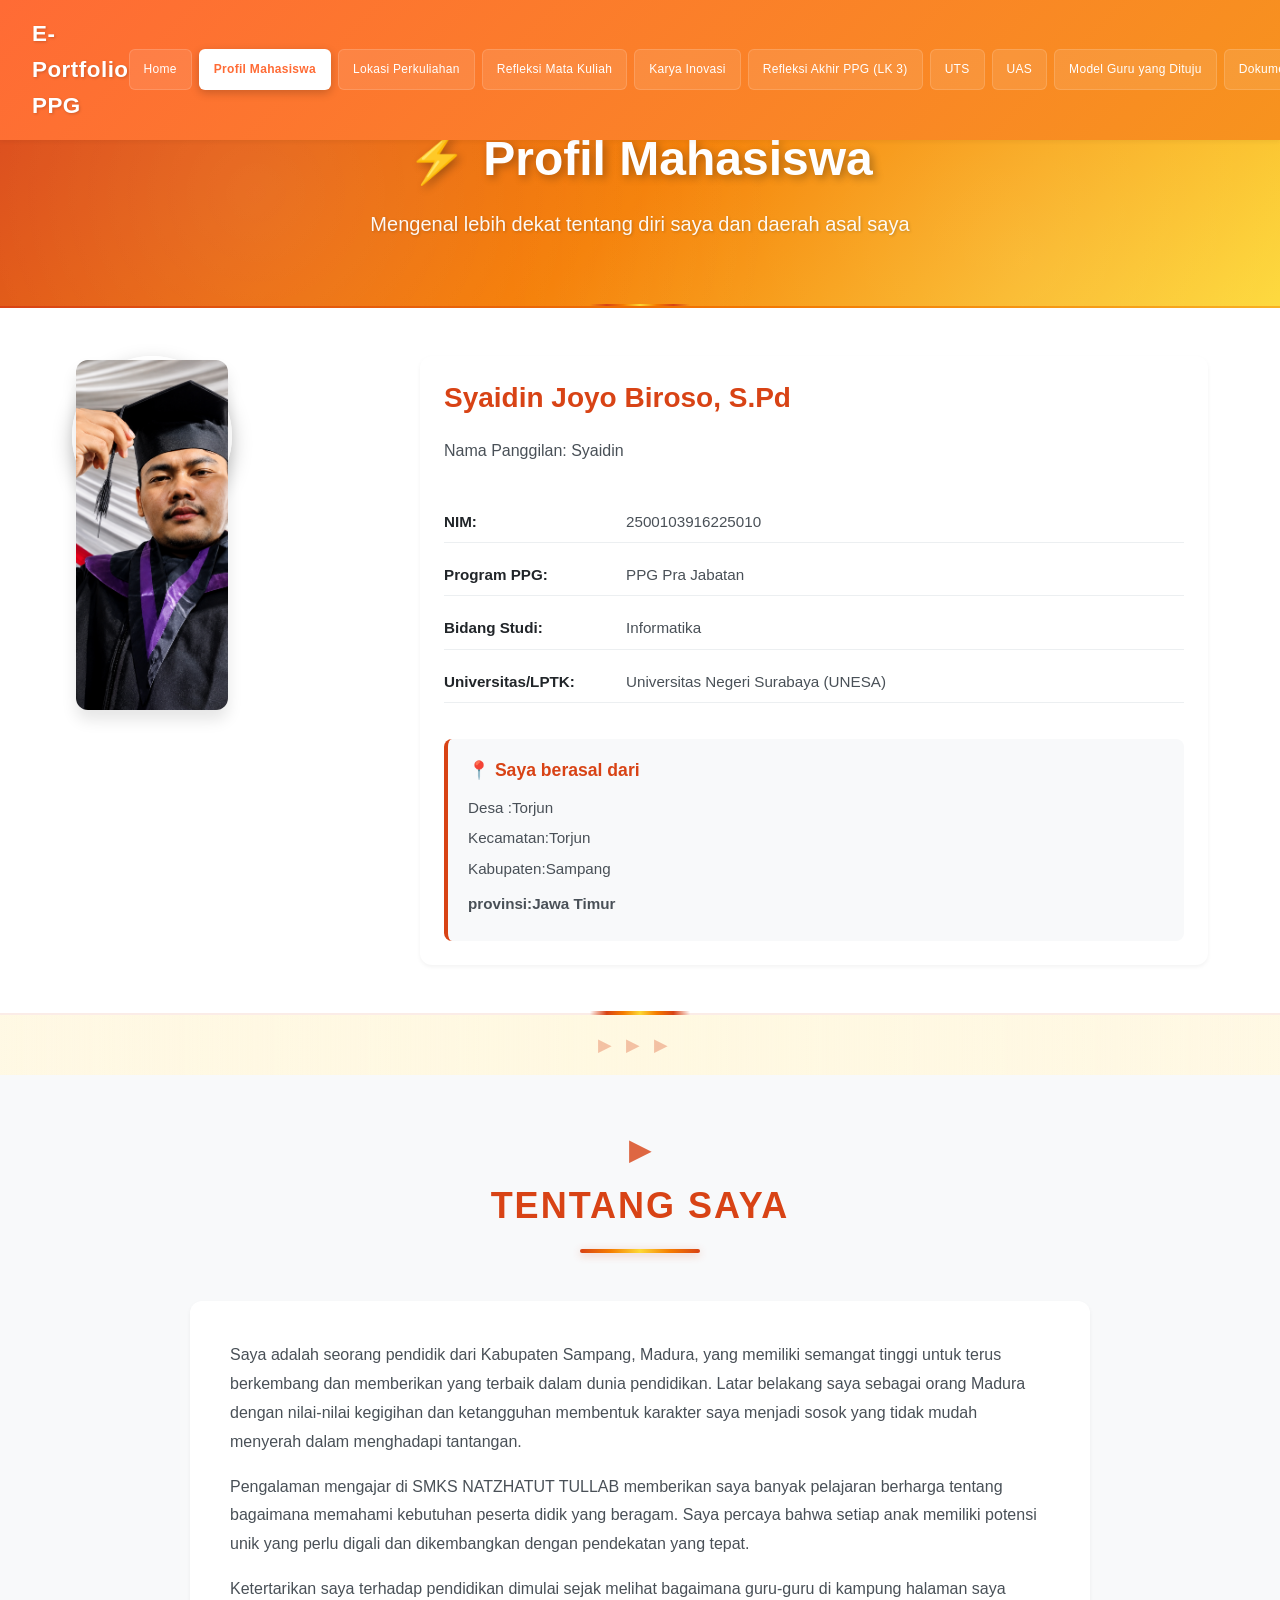
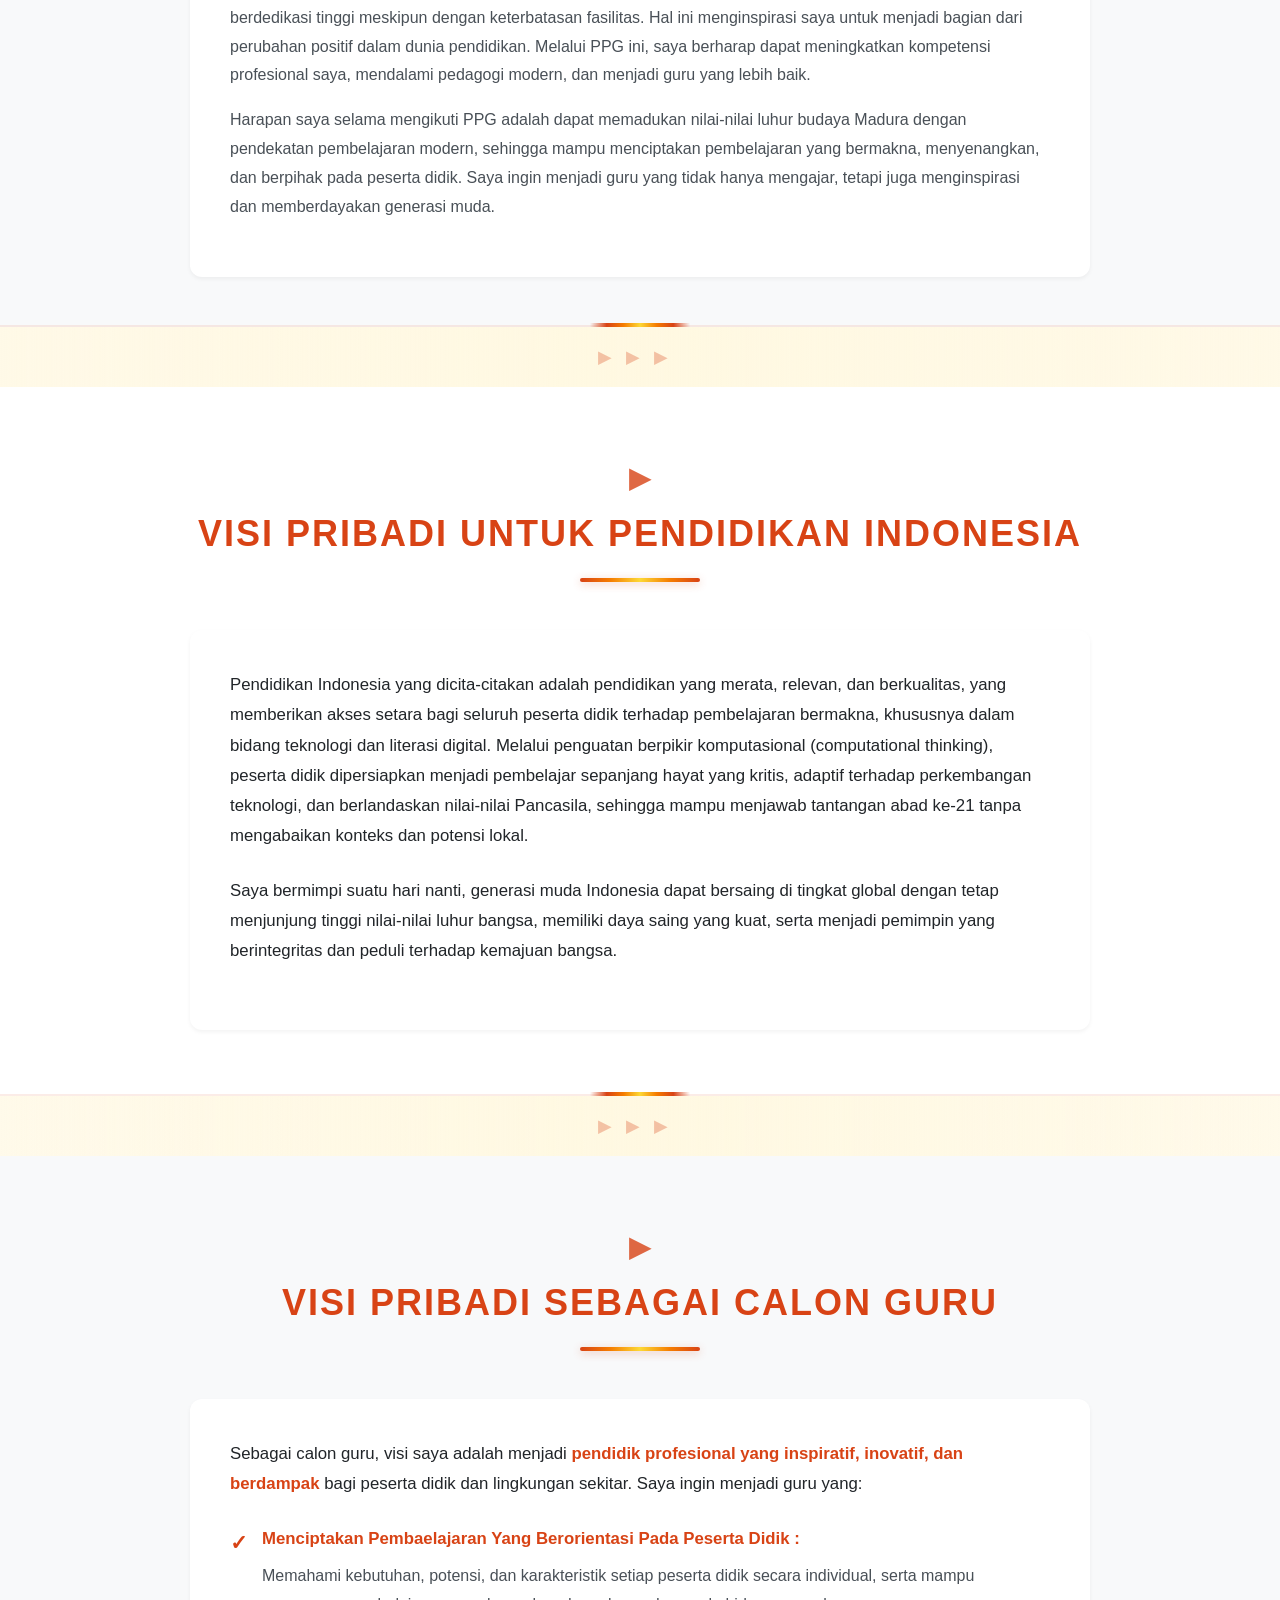
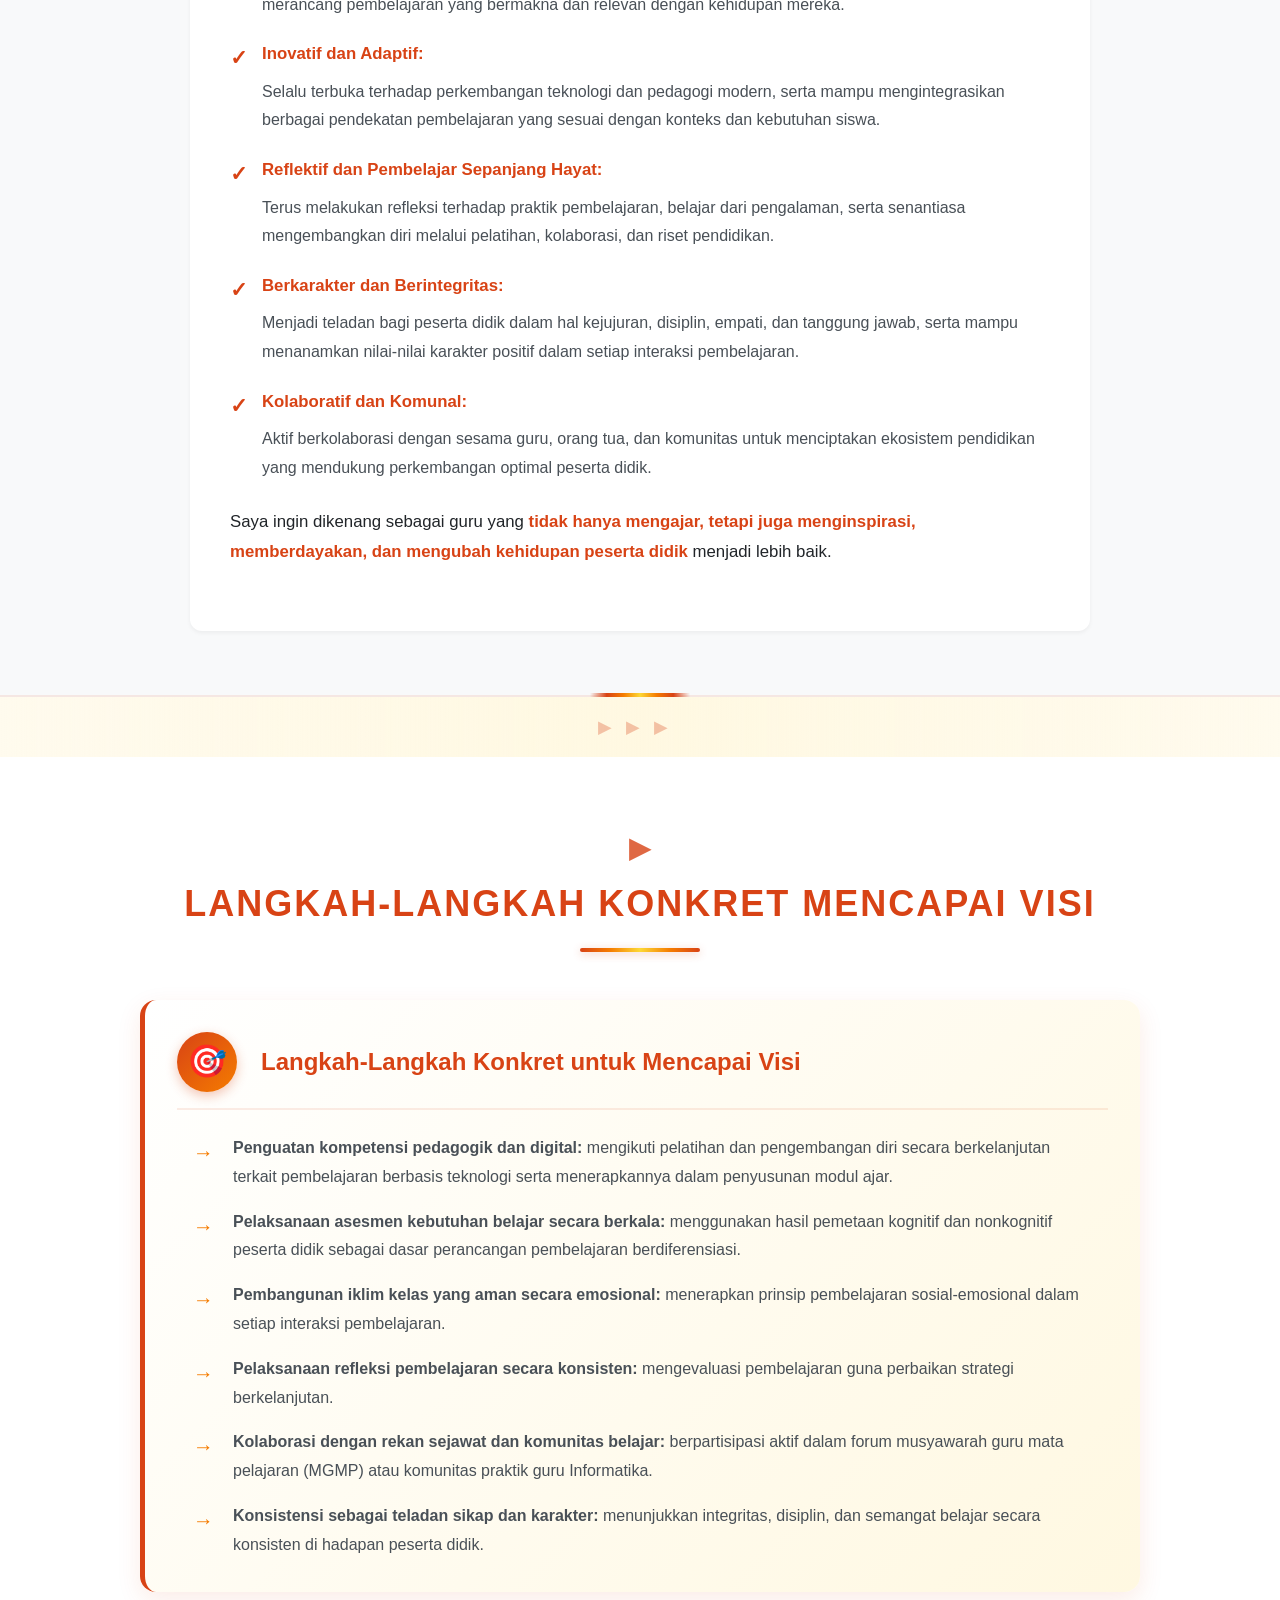
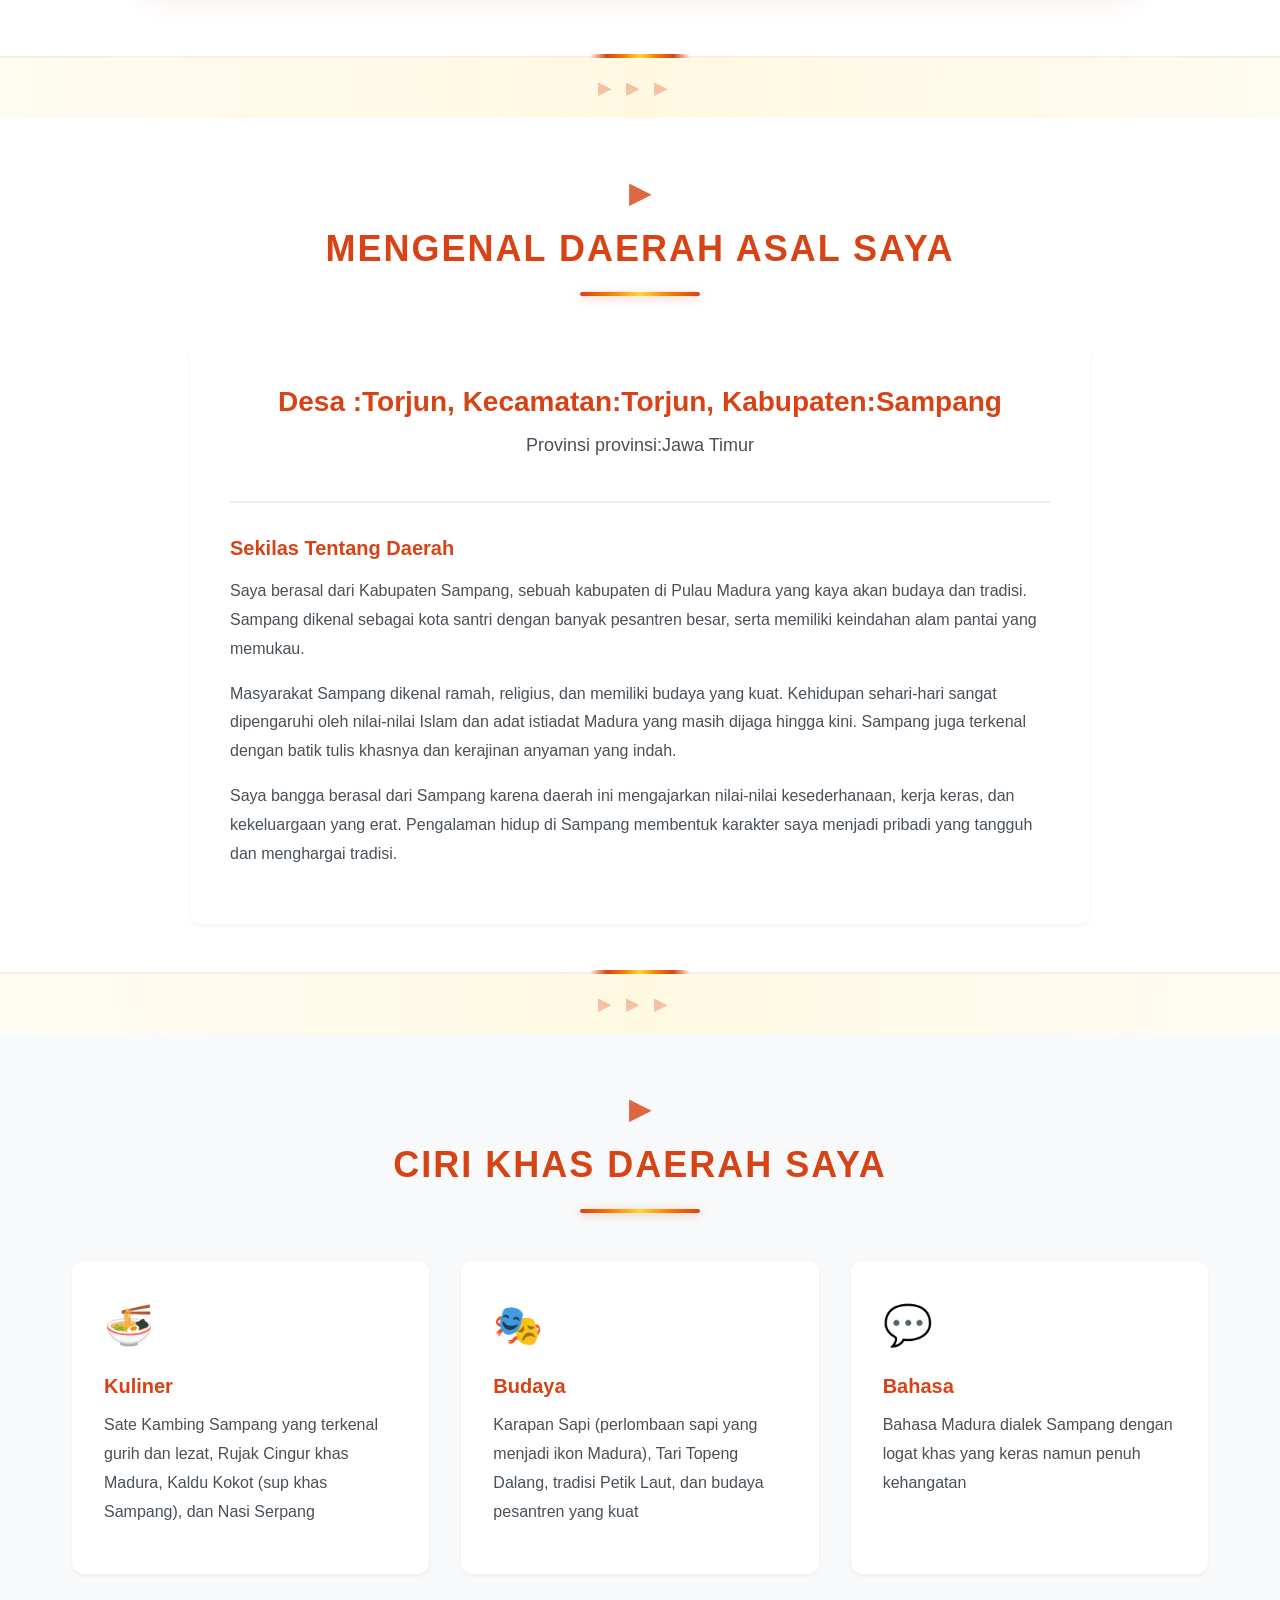
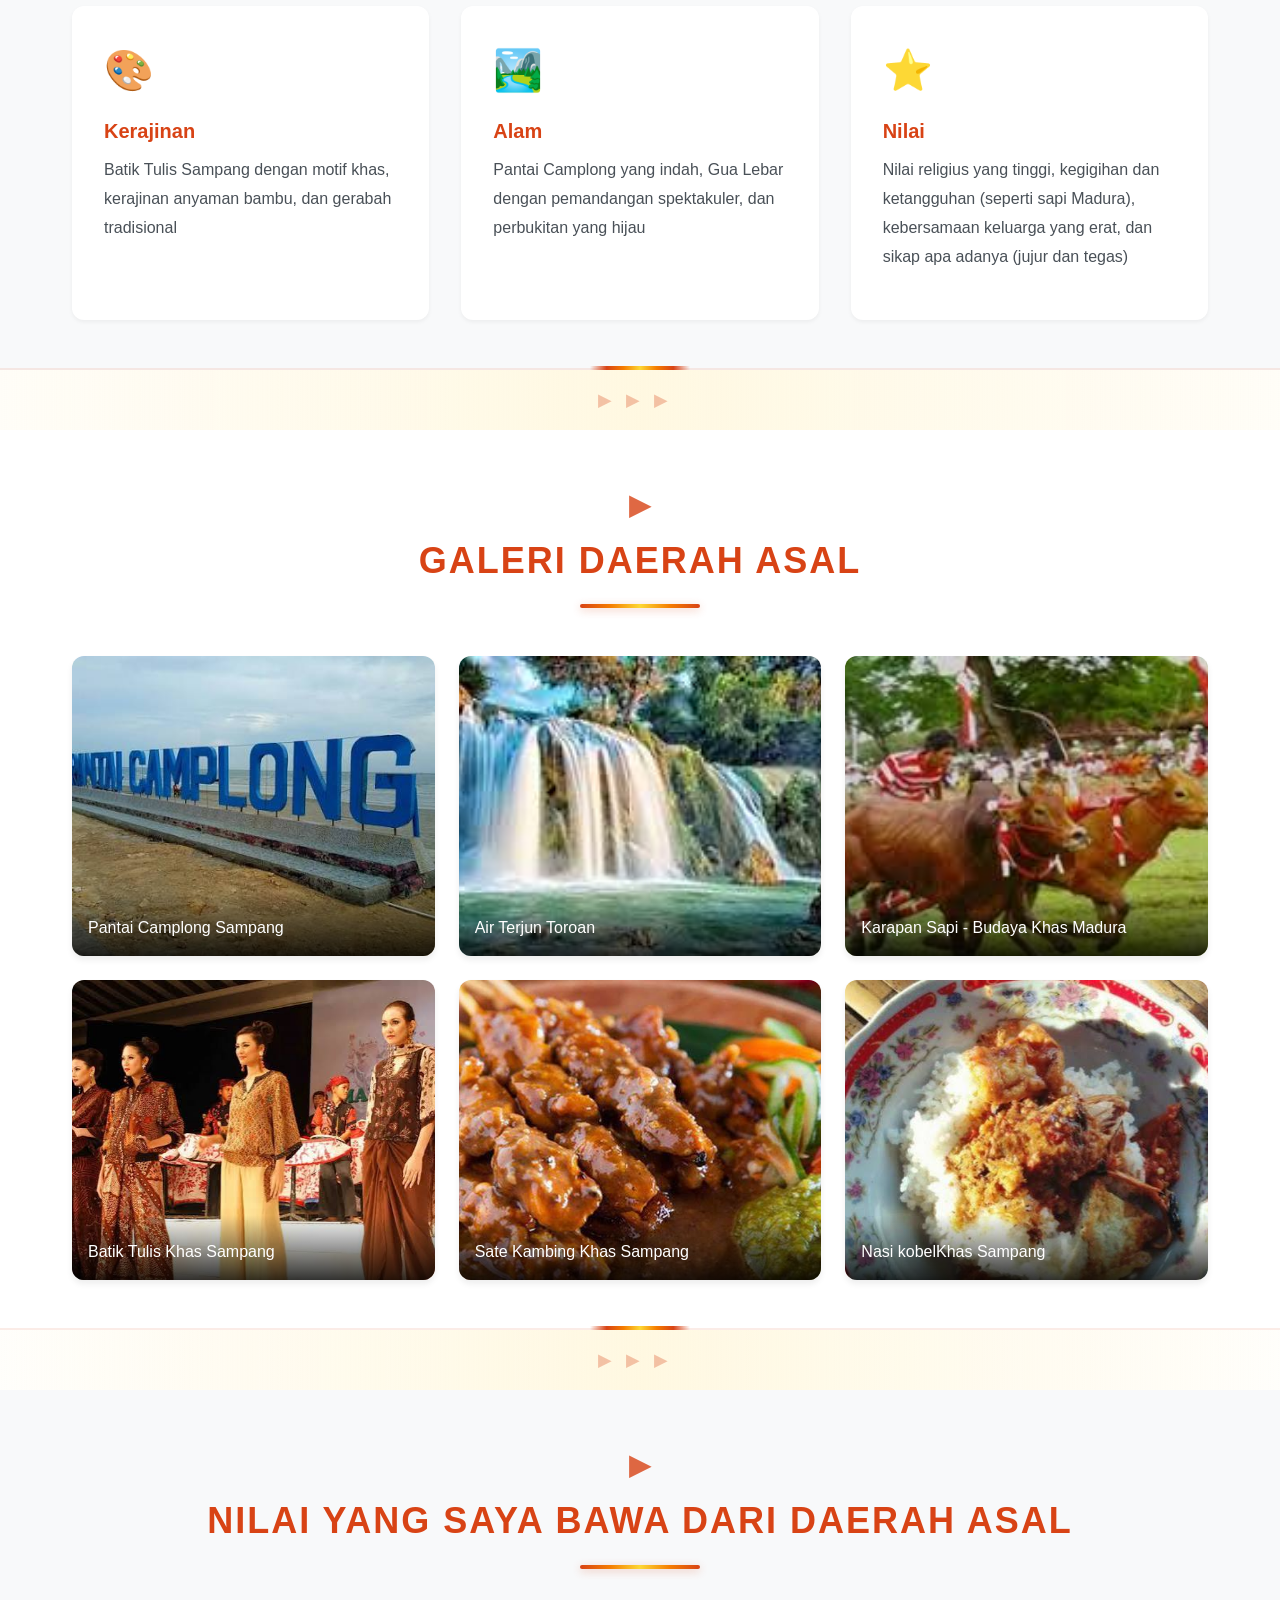
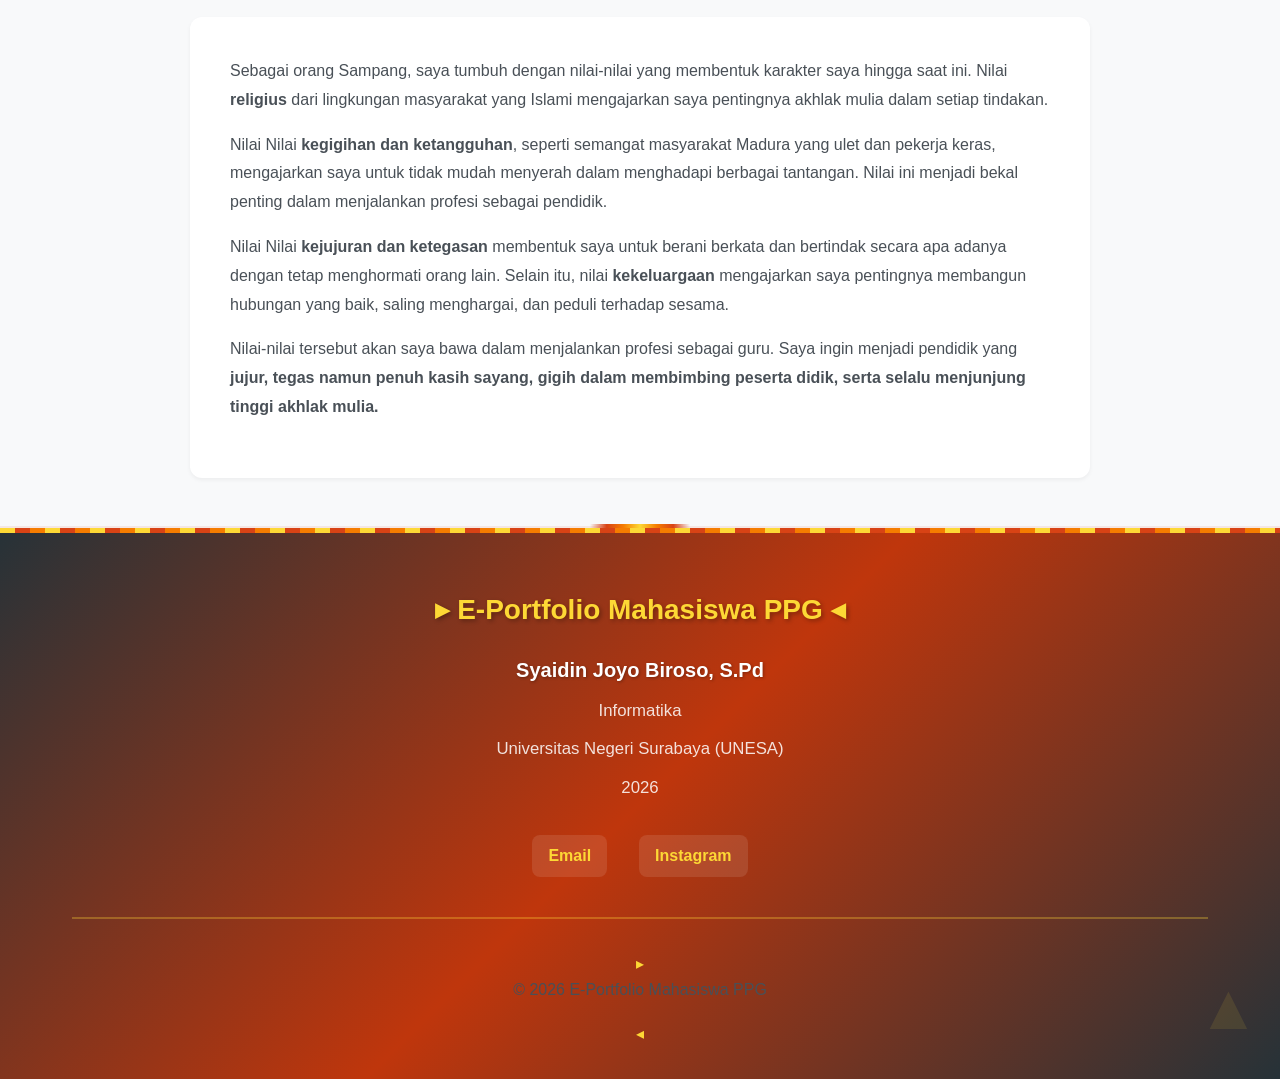
<file: profil.html>
<!DOCTYPE html>
<html lang="id">
<head>
    <meta charset="UTF-8">
    <meta name="viewport" content="width=device-width, initial-scale=1.0">
    <meta name="description" content="Profil Mahasiswa PPG dan Daerah Asal">
    <title>Profil Mahasiswa - E-Portfolio PPG</title>
    <link rel="stylesheet" href="css/styles.css">
    <link rel="stylesheet" href="css/madura-ornaments.css">
</head>
<body>
    <!-- Navbar -->
    <nav class="navbar" id="navbar">
        <div class="container">
            <div class="nav-brand">E-Portfolio PPG</div>
            <button class="nav-toggle" id="navToggle" aria-label="Toggle navigation">
                <span></span>
                <span></span>
                <span></span>
            </button>
            <ul class="nav-menu" id="navMenu">
                <li><a href="index.html" class="nav-link">Home</a></li>
                <li><a href="profil.html" class="nav-link active">Profil Mahasiswa</a></li>
                <li><a href="lokasi.html" class="nav-link">Lokasi Perkuliahan</a></li>
                <li><a href="refleksi.html" class="nav-link">Refleksi Mata Kuliah</a></li>
                <li><a href="karya-inovasi.html" class="nav-link">Karya Inovasi</a></li>
                <li><a href="lk3.html" class="nav-link">Refleksi Akhir PPG (LK 3)</a></li>
                <li><a href="uts.html" class="nav-link">UTS</a></li>
                <li><a href="uas.html" class="nav-link">UAS</a></li>
                <li><a href="model-guru.html" class="nav-link">Model Guru yang Dituju</a></li>
                <li><a href="dokumentasi.html" class="nav-link">Dokumentasi PPG</a></li>
            </ul>
        </div>
    </nav>

    <!-- Page Header -->
    <section class="page-header">
        <div class="container">
            <h1 class="page-title fade-in">Profil Mahasiswa</h1>
            <p class="page-subtitle fade-in">Mengenal lebih dekat tentang diri saya dan daerah asal saya</p>
        </div>
    </section>

    <!-- Profile Identity -->
    <section class="profile-identity" id="identitas">
        <div class="container">
            <div class="profile-layout fade-in-up">
                <div class="profile-photo">
                    <img src="images/profil.png" alt="Foto Mahasiswa" id="profilePhoto">
                </div>
                <div class="profile-details">
                    <h2 class="identity-name" id="profileName">SYAIDIN JOYO BIROSO, S.Pd.</h2>
                    <p class="identity-nickname">Nama Panggilan: <span id="profileNickname">Syaidin</span></p>
                    <div class="identity-info">
                        <div class="info-item">
                            <strong>NIM:</strong>
                            <span id="profileNim">2500103916225010</span>
                        </div>
                        <div class="info-item">
                            <strong>Program PPG:</strong>
                            <span id="profileProgramPPG">[PROGRAM PPG]</span>
                        </div>
                        <div class="info-item">
                            <strong>Bidang Studi:</strong>
                            <span id="profileBidangStudi">Informatika</span>
                        </div>
                        <div class="info-item">
                            <strong>Universitas/LPTK:</strong>
                            <span id="profileUniversity">Universitas Negeri Surabaya
                        <div class="info-item">
                            <strong>Tahun Pelaksanaan PPG:</strong>
                            <span id="profileYear">2026</span>
                        </div>
                    </div>
                    
                    <div class="origin-location">
                        <h3 class="origin-title">📍 Saya berasal dari</h3>
                        <div class="location-details">
                            <p id="profileDesa">Torjun</p>
                            <p id="profileKecamatan">Torjun</p>
                            <p id="profileKabupaten">Sampang</p>
                            <p class="location-provinsi" id="profileProvinsi">Jawa Timur</p>
                        </div>
                    </div>
                </div>
            </div>
        </div>
    </section>

    <!-- Section Separator -->
    <div class="section-separator"></div>

    <!-- About Me -->
    <section class="about-me" id="tentang-saya">
        <div class="container">
            <h2 class="section-title fade-in-up">Tentang Saya</h2>
            <div class="about-content fade-in-up" id="profileAbout">
                <p>[ISI TENTANG SAYA - Latar belakang pendidikan, pengalaman mengajar, ketertarikan terhadap pendidikan, alasan mengikuti PPG, harapan selama mengikuti PPG]</p>
            </div>
        </div>
    </section>

    <!-- Section Separator -->
    <div class="section-separator"></div>

    <!-- Visi Pribadi untuk Pendidikan Indonesia -->
    <section class="vision-section" id="visi-pendidikan-indonesia">
        <div class="container">
            <h2 class="section-title fade-in-up">Visi Pribadi untuk Pendidikan Indonesia</h2>
            <div class="vision-content fade-in-up" id="visiPendidikanIndonesia">
                <p>[ISI VISI UNTUK PENDIDIKAN INDONESIA]</p>
            </div>
        </div>
    </section>

    <!-- Section Separator -->
    <div class="section-separator"></div>

    <!-- Visi Pribadi sebagai Calon Guru -->
    <section class="vision-section bg-alternate" id="visi-sebagai-guru">
        <div class="container">
            <h2 class="section-title fade-in-up">Visi Pribadi sebagai Calon Guru</h2>
            <div class="vision-content fade-in-up" id="visiSebagaiGuru">
                <p>[ISI VISI SEBAGAI CALON GURU]</p>
            </div>
        </div>
    </section>

    <!-- Section Separator -->
    <div class="section-separator"></div>

    <!-- Langkah Konkret Mencapai Visi -->
    <section class="steps-section" id="langkah-konkret">
        <div class="container">
            <h2 class="section-title fade-in-up">Langkah-Langkah Konkret Mencapai Visi</h2>
            <div class="steps-container fade-in-up" id="langkahKonkretContainer">
                <!-- Akan diisi dari data.js -->
            </div>
        </div>
    </section>

    <!-- Section Separator -->
    <div class="section-separator"></div>

    <!-- Origin Region -->
    <section class="origin-region" id="daerah-asal">
        <div class="container">
            <h2 class="section-title fade-in-up">Mengenal Daerah Asal Saya</h2>
            
            <div class="region-info fade-in-up">
                <div class="region-header">
                    <h3 class="region-name">
                        <span id="originNamaDaerah">Desa. Torjun, KECAMATAN. Torjun, KABUPATEN. Sampang</span>
                    </h3>
                    <p class="region-province">Provinsi <span id="originProvinsi">[PROVINSI]</span></p>
                </div>
                
                <div class="region-description">
                    <h4>Sekilas Tentang Daerah</h4>
                    <div id="originDeskripsi">
                        <p>[DESKRIPSI DAERAH - Kondisi lingkungan, kehidupan masyarakat, karakter daerah, hal yang menarik, hal yang membuat bangga]</p>
                    </div>
                </div>
            </div>
        </div>
    </section>

    <!-- Section Separator -->
    <div class="section-separator"></div>

    <!-- Regional Characteristics -->
    <section class="regional-characteristics" id="ciri-khas">
        <div class="container">
            <h2 class="section-title fade-in-up">Ciri Khas Daerah Saya</h2>
            
            <div class="characteristics-grid" id="characteristicsGrid">
                <!-- Akan diisi dari data.js -->
            </div>
        </div>
    </section>

    <!-- Section Separator -->
    <div class="section-separator"></div>

    <!-- Mini Gallery -->
    <section class="mini-gallery" id="galeri">
        <div class="container">
            <h2 class="section-title fade-in-up">Galeri Daerah Asal</h2>
            <div class="gallery-grid" id="originGallery">
                <!-- Akan diisi dari data.js -->
            </div>
        </div>
    </section>

    <!-- Section Separator -->
    <div class="section-separator"></div>

    <!-- Regional Values -->
    <section class="regional-values" id="nilai">
        <div class="container">
            <h2 class="section-title fade-in-up">Nilai yang Saya Bawa dari Daerah Asal</h2>
            <div class="values-content fade-in-up" id="originValues">
                <p>[NILAI DARI DAERAH ASAL - Nilai keluarga, nilai masyarakat, kebiasaan yang membentuk karakter, nilai budaya, pengaruh lingkungan terhadap kepribadian, nilai yang ingin dibawa dalam menjalankan profesi guru]</p>
            </div>
        </div>
    </section>

    <!-- Footer -->
    <footer class="footer">
        <div class="container">
            <div class="footer-content">
                <h3 class="footer-title">E-Portfolio Mahasiswa PPG</h3>
                <p class="footer-name" id="footerName">Syaidin Joyo Biroso</p>
                <p class="footer-program" id="footerProgram">Informatika</p>
                <p class="footer-university" id="footerUniversity">Universitas Negeri Surabaya</p>
                <p class="footer-year" id="footerYear">2026</p>
                
                <div class="footer-contact" id="footerContact">
                    <!-- Contact akan diisi dari data.js jika tersedia -->
                </div>
            </div>
            <div class="footer-bottom">
                <p>&copy; 2026 E-Portfolio Mahasiswa PPG</p>
            </div>
        </div>
    </footer>

    <script src="js/data.js"></script>
    <script src="js/main.js"></script>
</body>
</html>
</file>
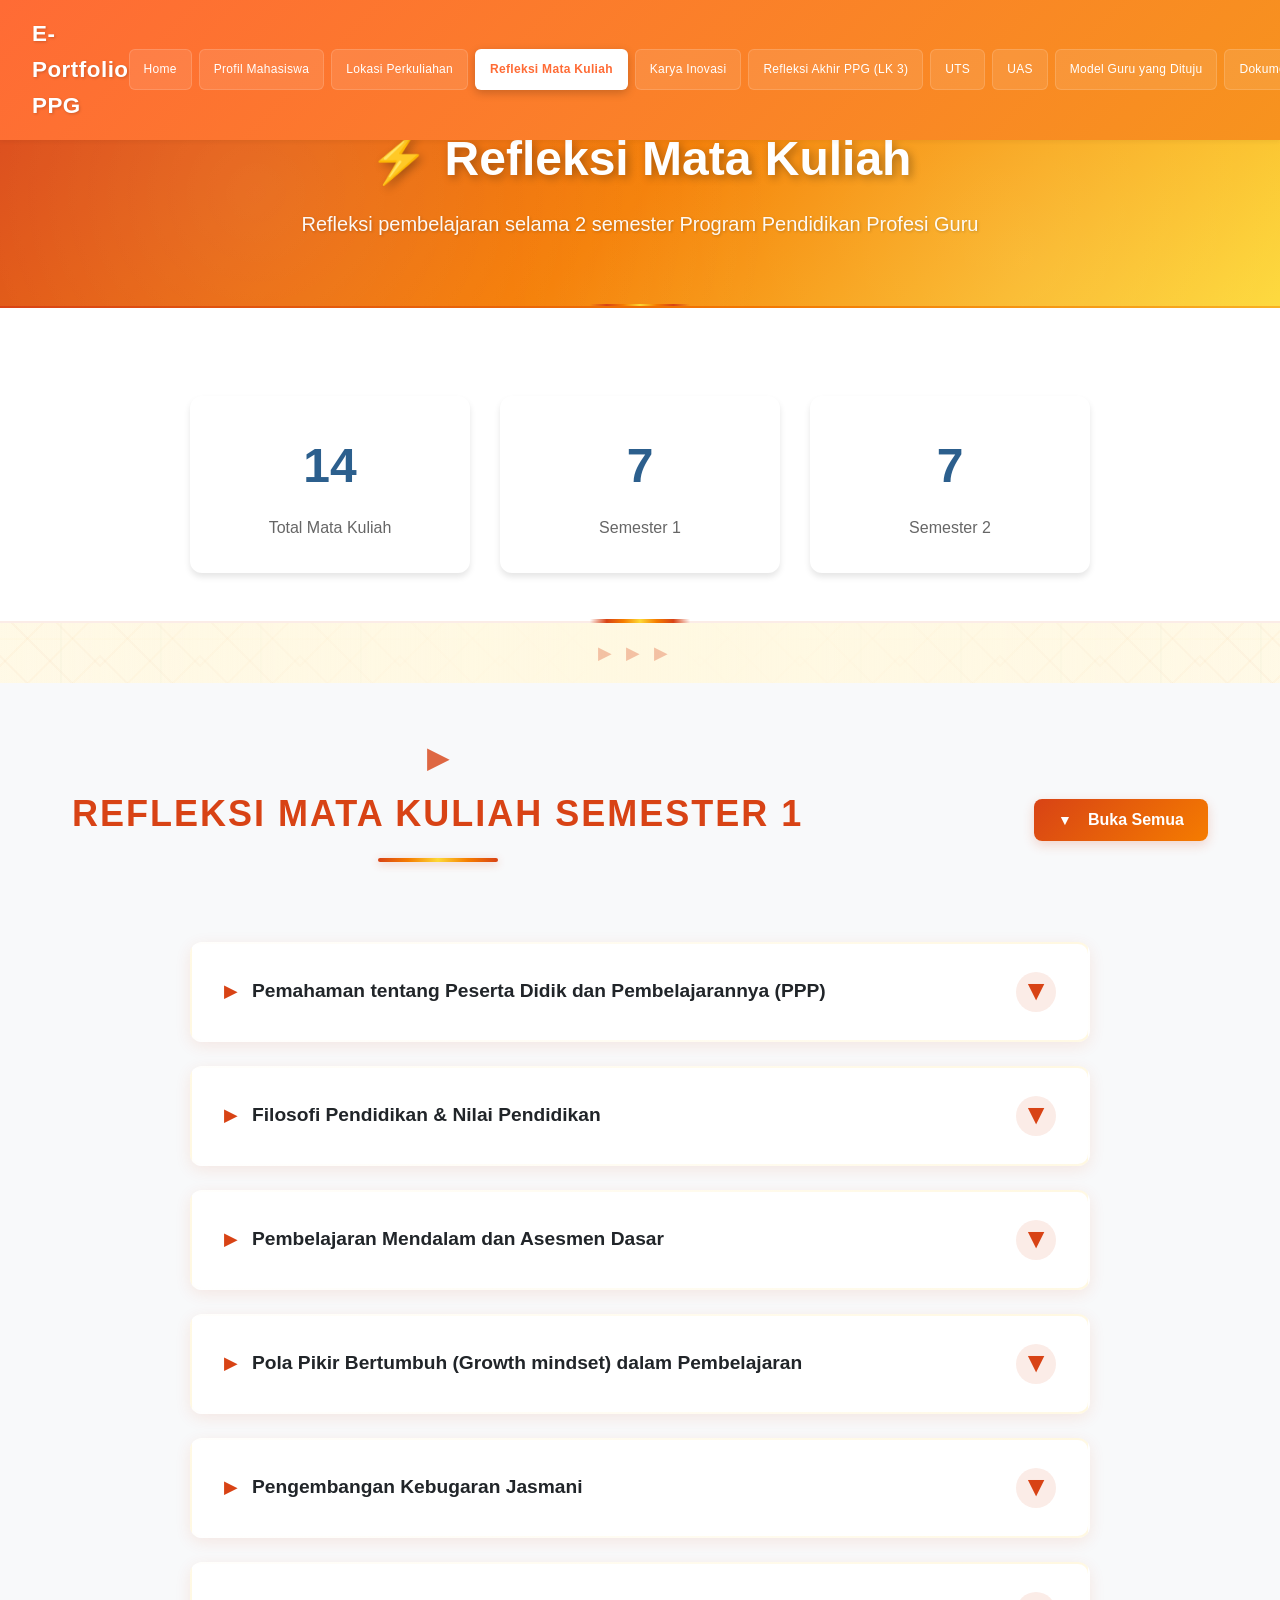
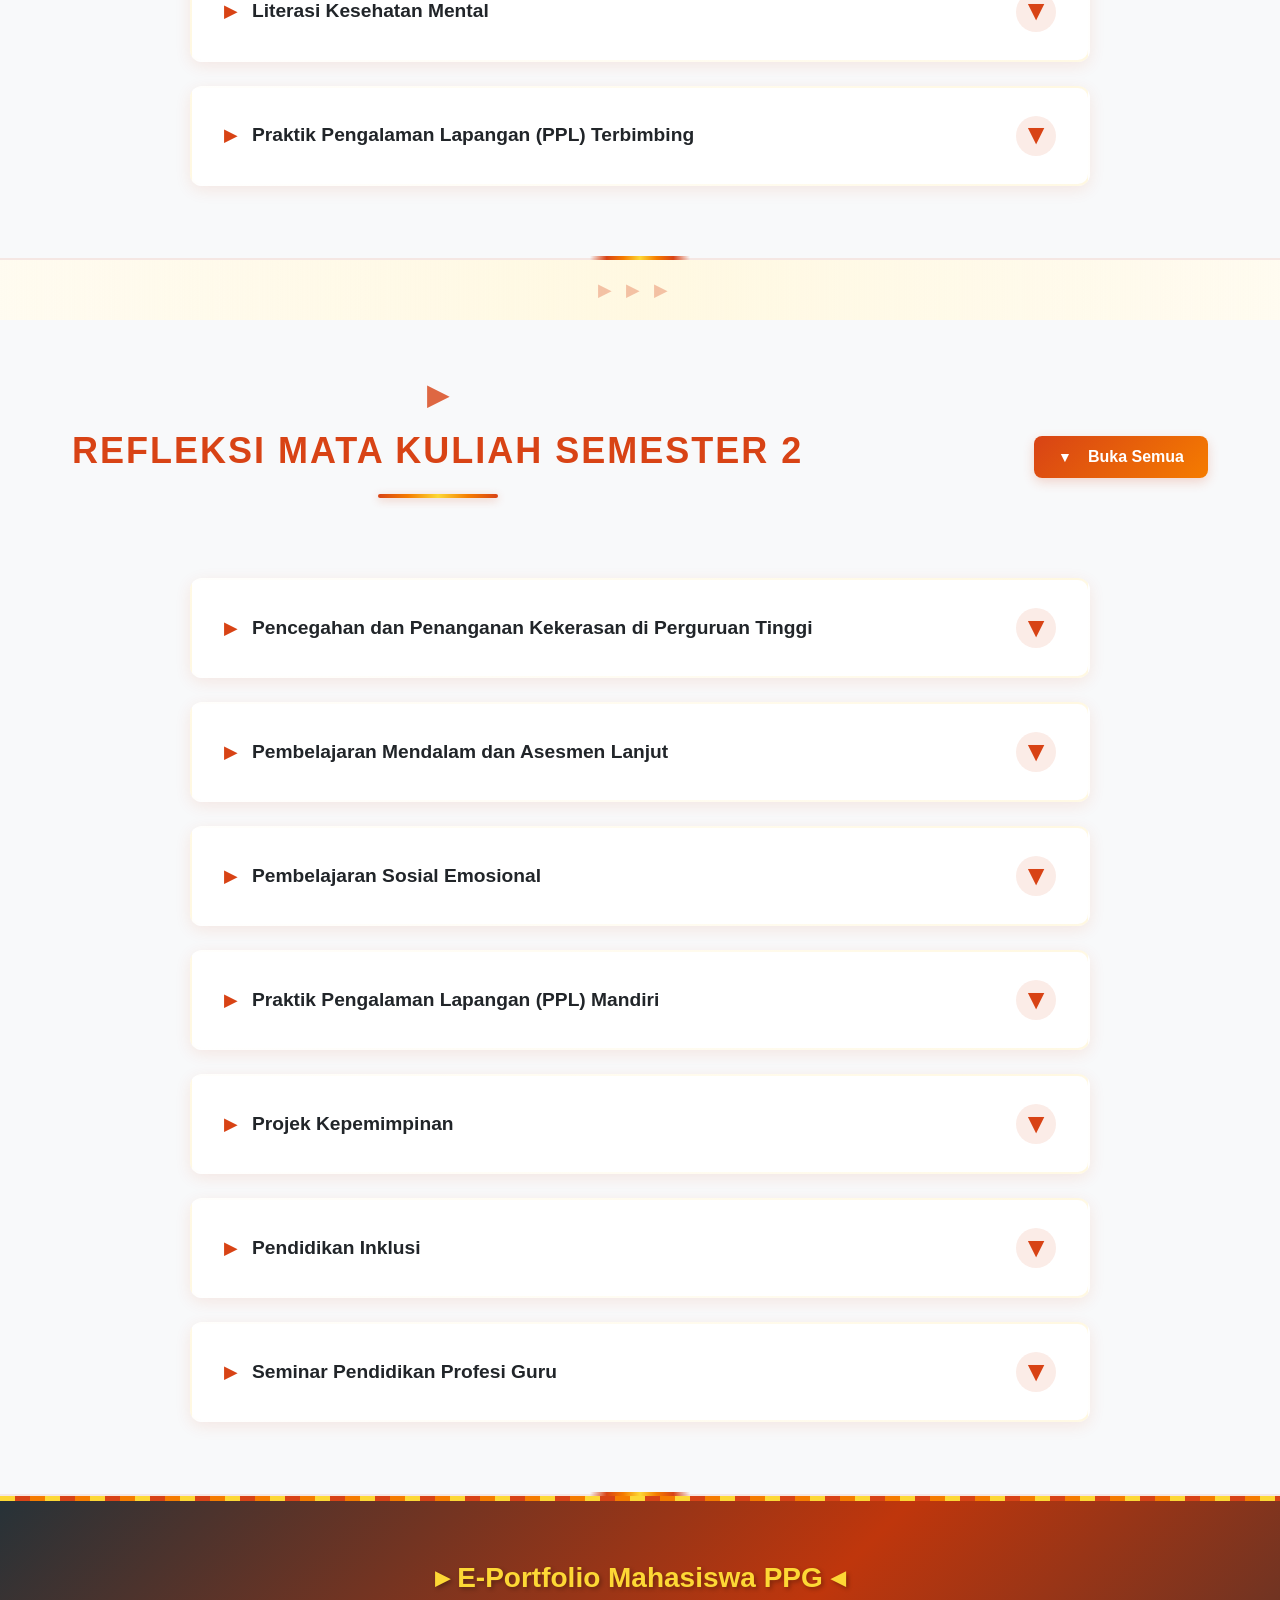
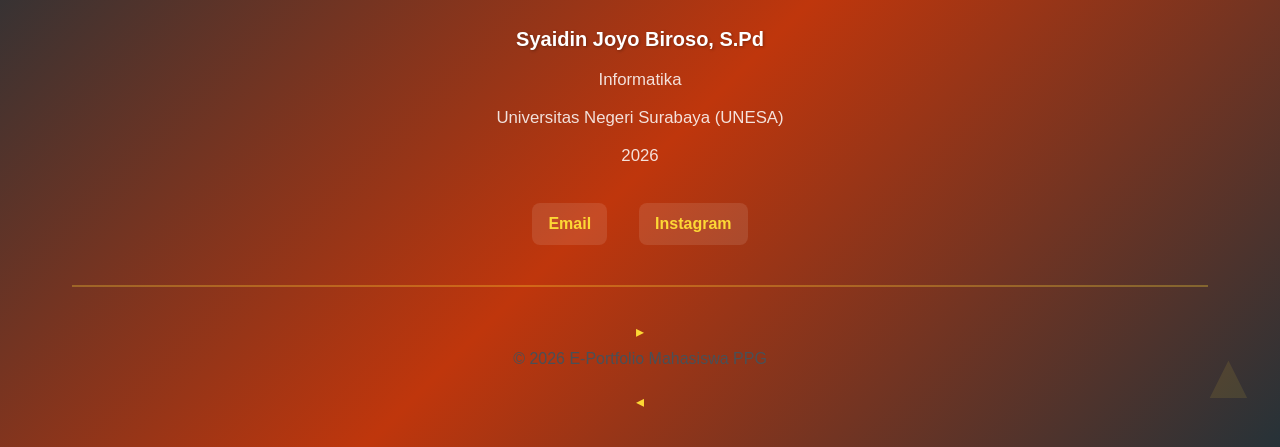
<file: refleksi.html>
<!DOCTYPE html>
<html lang="id">
<head>
    <meta charset="UTF-8">
    <meta name="viewport" content="width=device-width, initial-scale=1.0">
    <meta name="description" content="Refleksi Mata Kuliah PPG">
    <title>Refleksi Mata Kuliah - E-Portfolio PPG</title>
    <link rel="stylesheet" href="css/styles.css">
    <link rel="stylesheet" href="css/madura-ornaments.css">
</head>
<body>
    <!-- Navbar -->
    <nav class="navbar" id="navbar">
        <div class="container">
            <div class="nav-brand">E-Portfolio PPG</div>
            <button class="nav-toggle" id="navToggle" aria-label="Toggle navigation">
                <span></span>
                <span></span>
                <span></span>
            </button>
            <ul class="nav-menu" id="navMenu">
                <li><a href="index.html" class="nav-link">Home</a></li>
                <li><a href="profil.html" class="nav-link">Profil Mahasiswa</a></li>
                <li><a href="lokasi.html" class="nav-link">Lokasi Perkuliahan</a></li>
                <li><a href="refleksi.html" class="nav-link active">Refleksi Mata Kuliah</a></li>
                <li><a href="karya-inovasi.html" class="nav-link">Karya Inovasi</a></li>
                <li><a href="lk3.html" class="nav-link">Refleksi Akhir PPG (LK 3)</a></li>
                <li><a href="uts.html" class="nav-link">UTS</a></li>
                <li><a href="uas.html" class="nav-link">UAS</a></li>
                <li><a href="model-guru.html" class="nav-link">Model Guru yang Dituju</a></li>
                <li><a href="dokumentasi.html" class="nav-link">Dokumentasi PPG</a></li>
            </ul>
        </div>
    </nav>

    <!-- Page Header -->
    <section class="page-header">
        <div class="container">
            <h1 class="page-title fade-in">Refleksi Mata Kuliah</h1>
            <p class="page-subtitle fade-in">Refleksi pembelajaran selama 2 semester Program Pendidikan Profesi Guru</p>
        </div>
    </section>

    <!-- Reflection Overview -->
    <section class="reflection-overview" id="overview">
        <div class="container">
            <div class="overview-stats fade-in-up">
                <div class="stat-card">
                    <div class="stat-number">14</div>
                    <div class="stat-label">Total Mata Kuliah</div>
                </div>
                <div class="stat-card">
                    <div class="stat-number">7</div>
                    <div class="stat-label">Semester 1</div>
                </div>
                <div class="stat-card">
                    <div class="stat-number">7</div>
                    <div class="stat-label">Semester 2</div>
                </div>
            </div>
        </div>
    </section>

    <!-- Section Separator -->
    <div class="section-separator"></div>

    <!-- Semester 1 -->
    <section class="semester-section" id="semester-1">
        <div class="container">
            <div class="semester-header">
                <h2 class="section-title fade-in-up">Refleksi Mata Kuliah Semester 1</h2>
                <div class="accordion-controls fade-in-up">
                    <button class="btn-control" id="toggleAllSem1" data-target="semester1Accordion">
                        <span class="btn-icon">▼</span> Buka Semua
                    </button>
                </div>
            </div>
            
            <div class="accordion-container fade-in-up" id="semester1Accordion">
                <!-- Accordion items akan diisi dari data.js -->
            </div>
        </div>
    </section>

    <!-- Section Separator -->
    <div class="section-separator"></div>

    <!-- Semester 2 -->
    <section class="semester-section" id="semester-2">
        <div class="container">
            <div class="semester-header">
                <h2 class="section-title fade-in-up">Refleksi Mata Kuliah Semester 2</h2>
                <div class="accordion-controls fade-in-up">
                    <button class="btn-control" id="toggleAllSem2" data-target="semester2Accordion">
                        <span class="btn-icon">▼</span> Buka Semua
                    </button>
                </div>
            </div>
            
            <div class="accordion-container fade-in-up" id="semester2Accordion">
                <!-- Accordion items akan diisi dari data.js -->
            </div>
        </div>
    </section>

    <!-- Footer -->
    <footer class="footer">
        <div class="container">
            <div class="footer-content">
                <h3 class="footer-title">E-Portfolio Mahasiswa PPG</h3>
                <p class="footer-name" id="footerName">[NAMA MAHASISWA]</p>
                <p class="footer-program" id="footerProgram">[PROGRAM STUDI / BIDANG STUDI]</p>
                <p class="footer-university" id="footerUniversity">[NAMA UNIVERSITAS/LPTK]</p>
                <p class="footer-year" id="footerYear">[TAHUN]</p>
                
                <div class="footer-contact" id="footerContact">
                    <!-- Contact akan diisi dari data.js jika tersedia -->
                </div>
            </div>
            <div class="footer-bottom">
                <p>&copy; 2026 E-Portfolio Mahasiswa PPG</p>
            </div>
        </div>
    </footer>

    <script src="js/data.js"></script>
    <script src="js/main.js"></script>
</body>
</html>
</file>
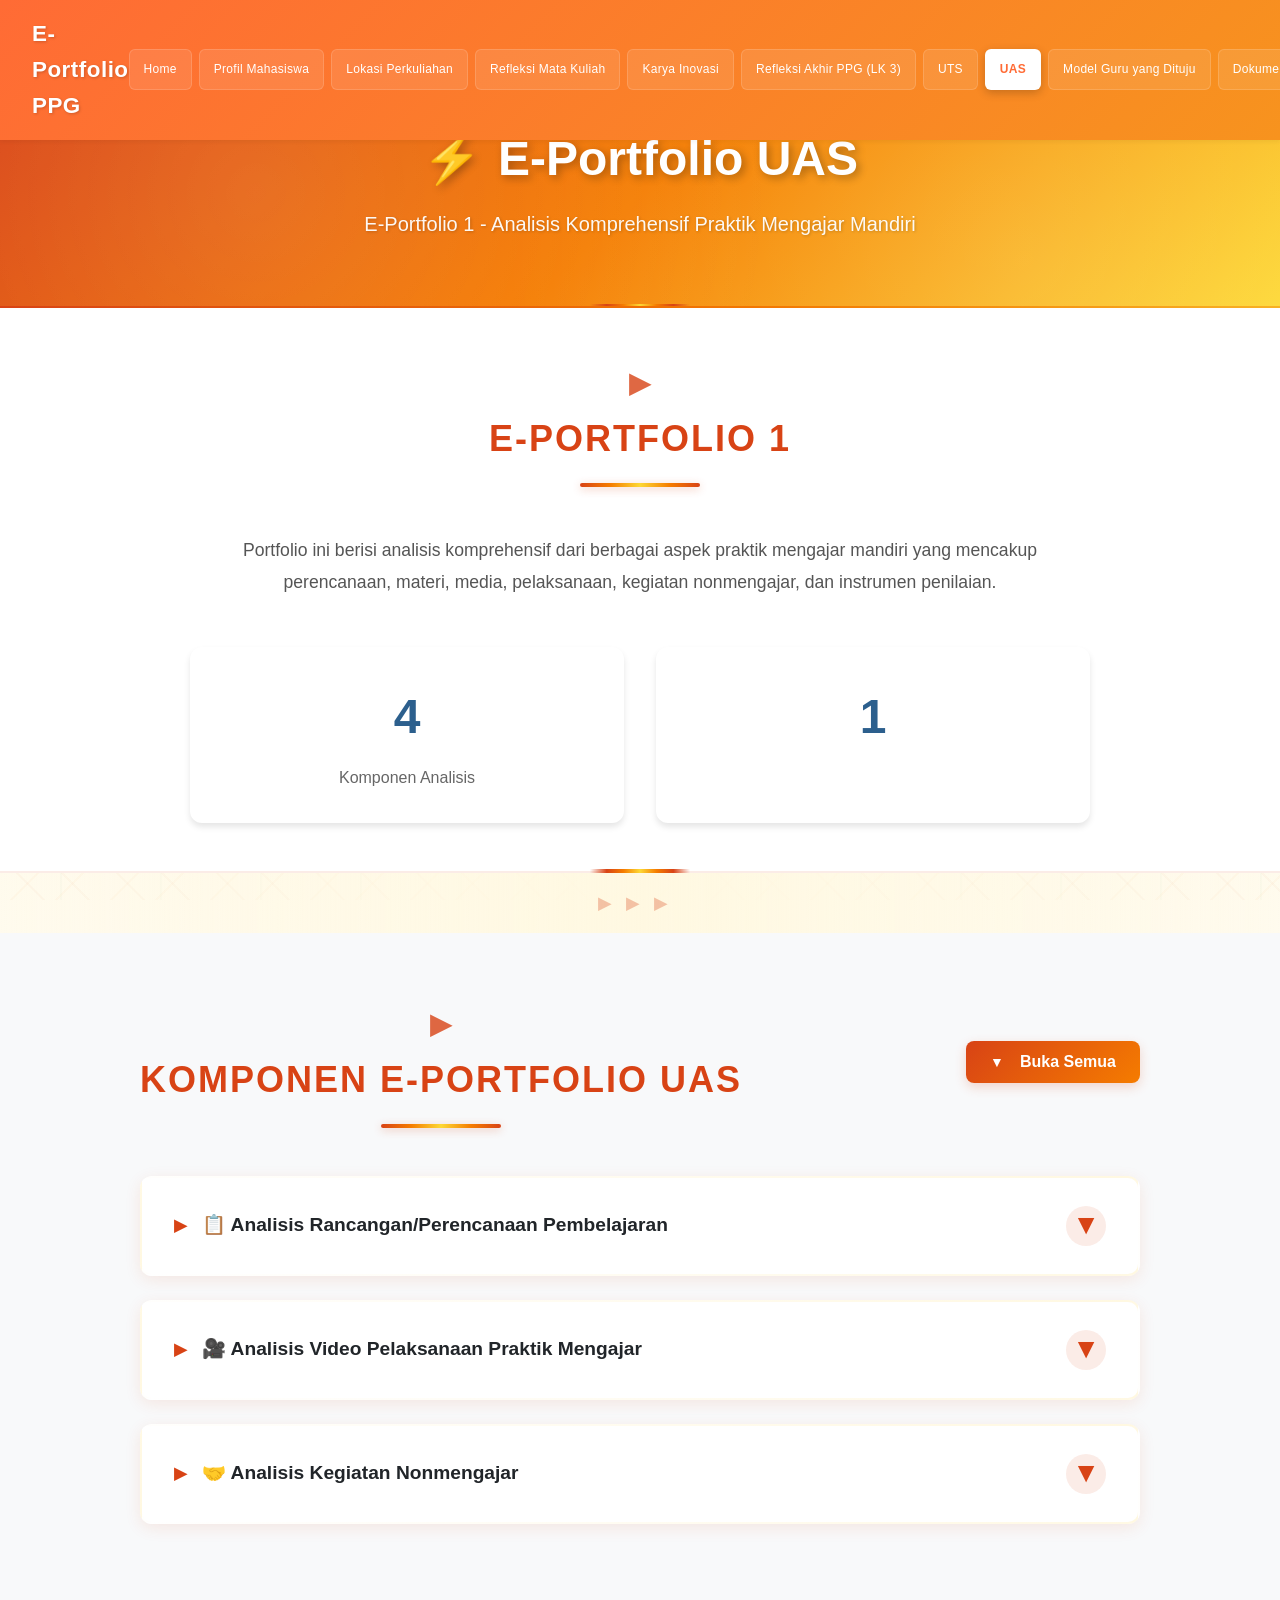
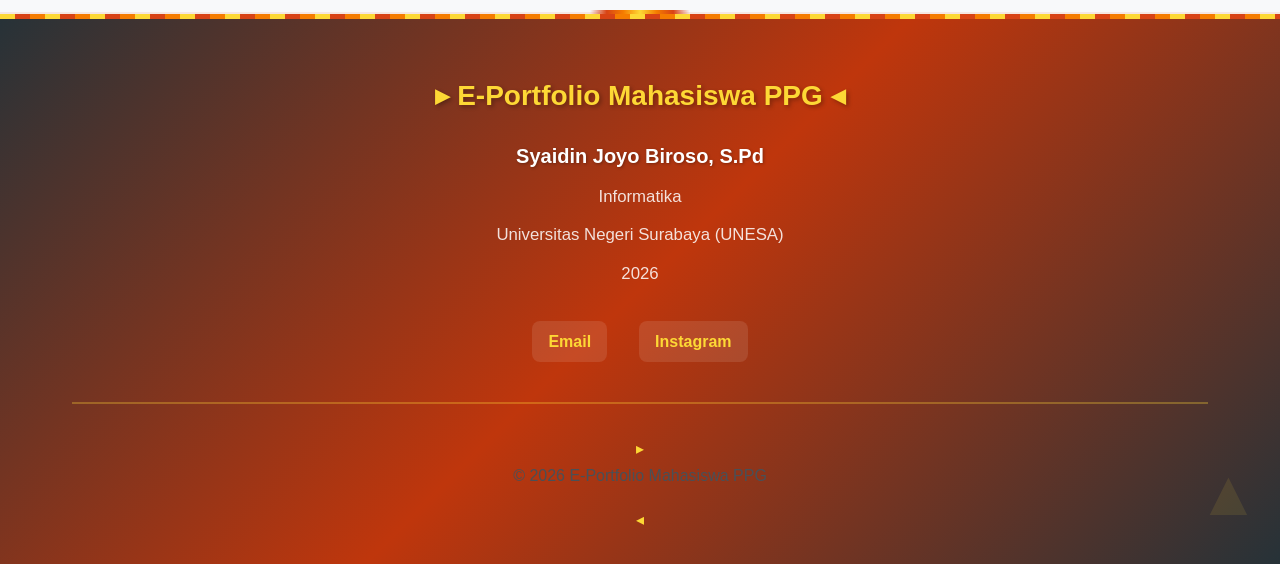
<file: uas.html>
<!DOCTYPE html>
<html lang="id">
<head>
    <meta charset="UTF-8">
    <meta name="viewport" content="width=device-width, initial-scale=1.0">
    <meta name="description" content="E-Portfolio UAS - E-Portfolio 1">
    <title>E-Portfolio UAS - E-Portfolio PPG</title>
    <link rel="stylesheet" href="css/styles.css">
    <link rel="stylesheet" href="css/madura-ornaments.css">
</head>
<body>
    <!-- Navbar -->
    <nav class="navbar" id="navbar">
        <div class="container">
            <div class="nav-brand">E-Portfolio PPG</div>
            <button class="nav-toggle" id="navToggle" aria-label="Toggle navigation">
                <span></span>
                <span></span>
                <span></span>
            </button>
            <ul class="nav-menu" id="navMenu">
                <li><a href="index.html" class="nav-link">Home</a></li>
                <li><a href="profil.html" class="nav-link">Profil Mahasiswa</a></li>
                <li><a href="lokasi.html" class="nav-link">Lokasi Perkuliahan</a></li>
                <li><a href="refleksi.html" class="nav-link">Refleksi Mata Kuliah</a></li>
                <li><a href="karya-inovasi.html" class="nav-link">Karya Inovasi</a></li>
                <li><a href="lk3.html" class="nav-link">Refleksi Akhir PPG (LK 3)</a></li>
                <li><a href="uts.html" class="nav-link">UTS</a></li>
                <li><a href="uas.html" class="nav-link active">UAS</a></li>
                <li><a href="model-guru.html" class="nav-link">Model Guru yang Dituju</a></li>
                <li><a href="dokumentasi.html" class="nav-link">Dokumentasi PPG</a></li>
            </ul>
        </div>
    </nav>

    <!-- Page Header -->
    <section class="page-header">
        <div class="container">
            <h1 class="page-title fade-in">E-Portfolio UAS</h1>
            <p class="page-subtitle fade-in">E-Portfolio 1 - Analisis Komprehensif Praktik Mengajar Mandiri</p>
        </div>
    </section>

    <!-- UAS Overview -->
    <section class="uas-overview" id="overview">
        <div class="container">
            <div class="overview-intro fade-in-up">
                <h2 class="section-title">E-Portfolio 1</h2>
                <p class="intro-text">
                    Portfolio ini berisi analisis komprehensif dari berbagai aspek praktik mengajar mandiri yang mencakup 
                    perencanaan, materi, media, pelaksanaan, kegiatan nonmengajar, dan instrumen penilaian.
                </p>
            </div>
            
            <div class="overview-stats fade-in-up">
                <div class="stat-card">
                    <div class="stat-number">4</div>
                    <div class="stat-label">Komponen Analisis</div>
                </div>
                <!-- <div class="stat-card">
                    <div class="stat-number">1</div>
                    <div class="stat-label">Video Praktik</div>
                </div> -->
                <div class="stat-card">
                    <div class="stat-number">1</div>
                    <!-- <div class="stat-label">Instrumen Penilaian</div> -->
                </div>
            </div>
        </div>
    </section>

    <!-- Section Separator -->
    <div class="section-separator"></div>

    <!-- UAS Portfolio Content -->
    <section class="uas-content-section" id="uas-content">
        <div class="container">
            <div class="uas-header">
                <h2 class="section-title fade-in-up">Komponen E-Portfolio UAS</h2>
                <div class="accordion-controls fade-in-up">
                    <button class="btn-control" id="toggleAllUAS" data-target="uasAccordion">
                        <span class="btn-icon">▼</span> Buka Semua
                    </button>
                </div>
            </div>
            
            <div class="accordion-container fade-in-up" id="uasAccordion">
                <!-- Accordion items akan diisi dari data.js -->
            </div>
        </div>
    </section>

    <!-- Footer -->
    <footer class="footer">
        <div class="container">
            <div class="footer-content">
                <h3 class="footer-title">E-Portfolio Mahasiswa PPG</h3>
                <p class="footer-name" id="footerName">[NAMA MAHASISWA]</p>
                <p class="footer-program" id="footerProgram">[PROGRAM STUDI / BIDANG STUDI]</p>
                <p class="footer-university" id="footerUniversity">[NAMA UNIVERSITAS/LPTK]</p>
                <p class="footer-year" id="footerYear">[TAHUN]</p>
                
                <div class="footer-contact" id="footerContact">
                    <!-- Contact akan diisi dari data.js jika tersedia -->
                </div>
            </div>
            <div class="footer-bottom">
                <p>&copy; 2026 E-Portfolio Mahasiswa PPG</p>
            </div>
        </div>
    </footer>

    <script src="js/data.js"></script>
    <script src="js/main.js"></script>
</body>
</html>
</file>
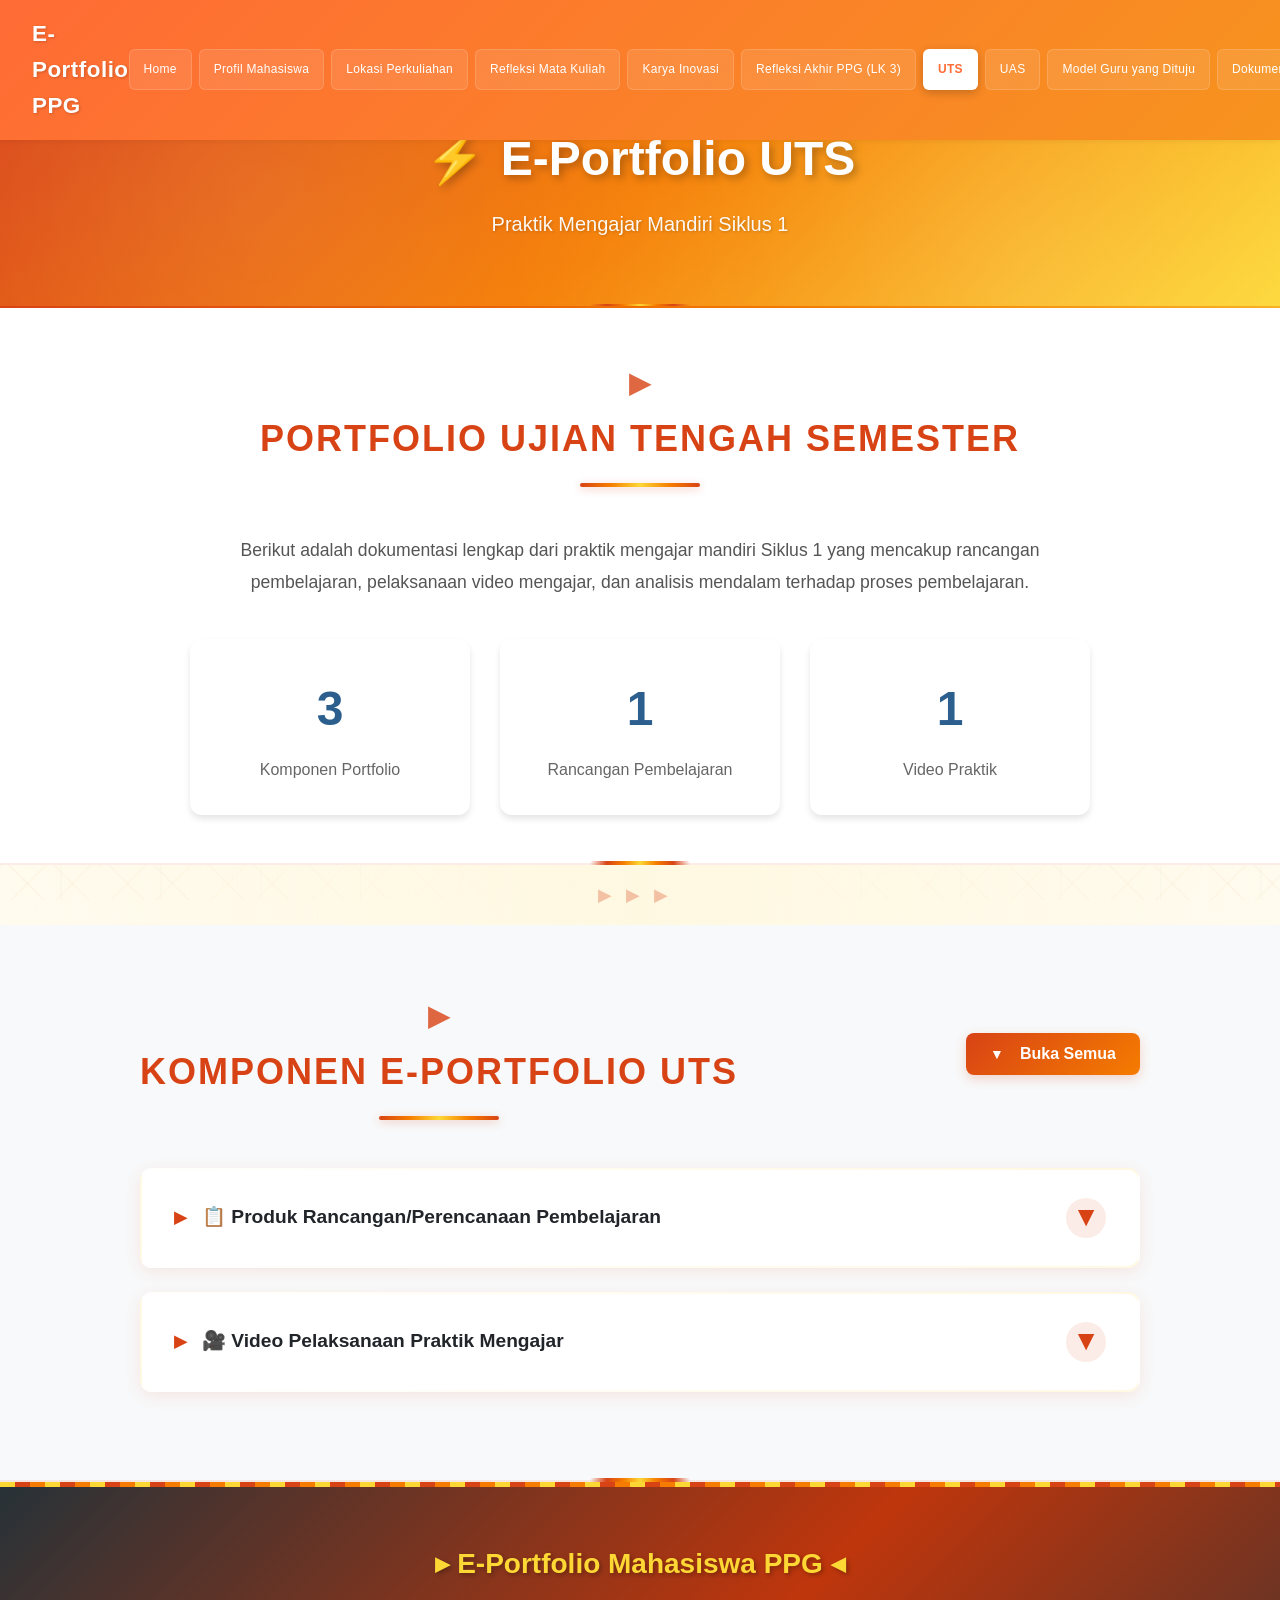
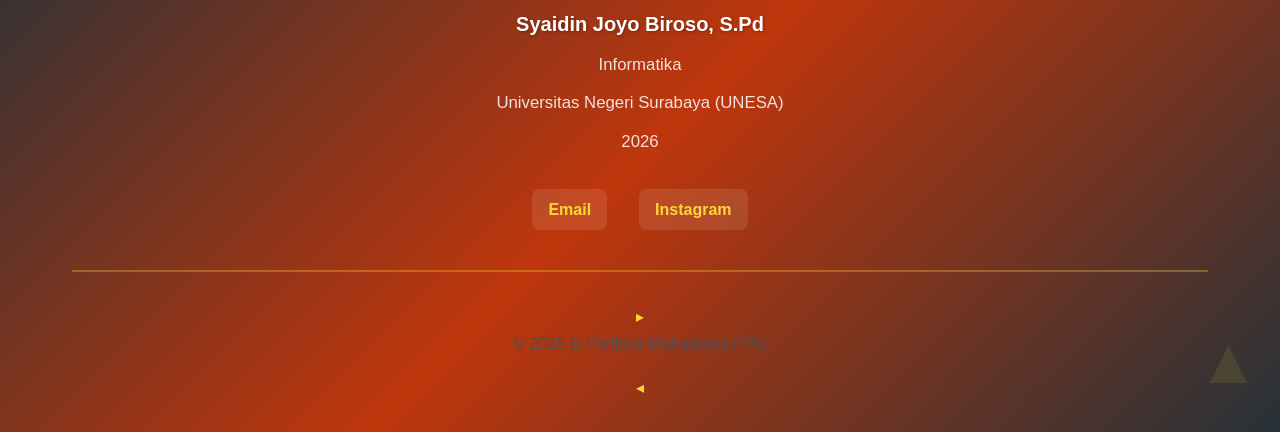
<file: uts.html>
<!DOCTYPE html>
<html lang="id">
<head>
    <meta charset="UTF-8">
    <meta name="viewport" content="width=device-width, initial-scale=1.0">
    <meta name="description" content="E-Portfolio UTS - Praktik Mengajar Mandiri Siklus 1">
    <title>E-Portfolio UTS - E-Portfolio PPG</title>
    <link rel="stylesheet" href="css/styles.css">
    <link rel="stylesheet" href="css/madura-ornaments.css">
</head>
<body>
    <!-- Navbar -->
    <nav class="navbar" id="navbar">
        <div class="container">
            <div class="nav-brand">E-Portfolio PPG</div>
            <button class="nav-toggle" id="navToggle" aria-label="Toggle navigation">
                <span></span>
                <span></span>
                <span></span>
            </button>
            <ul class="nav-menu" id="navMenu">
                <li><a href="index.html" class="nav-link">Home</a></li>
                <li><a href="profil.html" class="nav-link">Profil Mahasiswa</a></li>
                <li><a href="lokasi.html" class="nav-link">Lokasi Perkuliahan</a></li>
                <li><a href="refleksi.html" class="nav-link">Refleksi Mata Kuliah</a></li>
                <li><a href="karya-inovasi.html" class="nav-link">Karya Inovasi</a></li>
                <li><a href="lk3.html" class="nav-link">Refleksi Akhir PPG (LK 3)</a></li>
                <li><a href="uts.html" class="nav-link active">UTS</a></li>
                <li><a href="uas.html" class="nav-link">UAS</a></li>
                <li><a href="model-guru.html" class="nav-link">Model Guru yang Dituju</a></li>
                <li><a href="dokumentasi.html" class="nav-link">Dokumentasi PPG</a></li>
            </ul>
        </div>
    </nav>

    <!-- Page Header -->
    <section class="page-header">
        <div class="container">
            <h1 class="page-title fade-in">E-Portfolio UTS</h1>
            <p class="page-subtitle fade-in">Praktik Mengajar Mandiri Siklus 1</p>
        </div>
    </section>

    <!-- UTS Overview -->
    <section class="uts-overview" id="overview">
        <div class="container">
            <div class="overview-intro fade-in-up">
                <h2 class="section-title">Portfolio Ujian Tengah Semester</h2>
                <p class="intro-text">
                    Berikut adalah dokumentasi lengkap dari praktik mengajar mandiri Siklus 1 yang mencakup 
                    rancangan pembelajaran, pelaksanaan video mengajar, dan analisis mendalam terhadap proses pembelajaran.
                </p>
            </div>
            
            <div class="overview-stats fade-in-up">
                <div class="stat-card">
                    <div class="stat-number">3</div>
                    <div class="stat-label">Komponen Portfolio</div>
                </div>
                <div class="stat-card">
                    <div class="stat-number">1</div>
                    <div class="stat-label">Rancangan Pembelajaran</div>
                </div>
                 <div class="stat-card">
                    <div class="stat-number">1</div>
                    <div class="stat-label">Video Praktik</div>
                </div>
            </div>
        </div>
    </section>

    <!-- Section Separator -->
    <div class="section-separator"></div>

    <!-- UTS Portfolio Content -->
    <section class="uts-content-section" id="uts-content">
        <div class="container">
            <div class="uts-header">
                <h2 class="section-title fade-in-up">Komponen E-Portfolio UTS</h2>
                <div class="accordion-controls fade-in-up">
                    <button class="btn-control" id="toggleAllUTS" data-target="utsAccordion">
                        <span class="btn-icon">▼</span> Buka Semua
                    </button>
                </div>
            </div>
            
            <div class="accordion-container fade-in-up" id="utsAccordion">
                <!-- Accordion items akan diisi dari data.js -->
            </div>
        </div>
    </section>

    <!-- Footer -->
    <footer class="footer">
        <div class="container">
            <div class="footer-content">
                <h3 class="footer-title">E-Portfolio Mahasiswa PPG</h3>
                <p class="footer-name" id="footerName">[NAMA MAHASISWA]</p>
                <p class="footer-program" id="footerProgram">[PROGRAM STUDI / BIDANG STUDI]</p>
                <p class="footer-university" id="footerUniversity">[NAMA UNIVERSITAS/LPTK]</p>
                <p class="footer-year" id="footerYear">[TAHUN]</p>
                
                <div class="footer-contact" id="footerContact">
                    <!-- Contact akan diisi dari data.js jika tersedia -->
                </div>
            </div>
            <div class="footer-bottom">
                <p>&copy; 2026 E-Portfolio Mahasiswa PPG</p>
            </div>
        </div>
    </footer>

    <script src="js/data.js"></script>
    <script src="js/main.js"></script>
</body>
</html>
</file>
<file: css/styles.css>
:root {
    /* Primary Colors - Madura Batik Colors */
    --primary-color: #D84315;        /* Merah Bata Madura */
    --primary-dark: #BF360C;
    --primary-light: #FF6E40;
    
    /* Secondary Colors - Madura Traditional */
    --secondary-color: #F57C00;      /* Orange Cerah */
    --secondary-dark: #E65100;
    --secondary-light: #FFB74D;
    
    /* Tertiary Colors - Madura Nature */
    --tertiary-color: #388E3C;       /* Hijau Daun Tembakau */
    --tertiary-light: #66BB6A;
    
    /* Accent Colors - Batik Madura */
    --accent-yellow: #FDD835;        /* Kuning Batik */
    --accent-red: #E53935;           /* Merah Madura */
    --accent-blue: #1976D2;          /* Biru Laut Madura */
    --accent-brown: #795548;         /* Cokelat Tanah Liat */
    
    /* Neutral Colors */
    --white: #ffffff;
    --off-white: #FFF8E1;            /* Krem Batik */
    --light-gray: #ECEFF1;
    --gray: #78909C;
    --dark-gray: #455A64;
    --darker: #263238;
    
    /* Gradient Colors */
    --gradient-madura: linear-gradient(135deg, #D84315 0%, #F57C00 50%, #FDD835 100%);
    --gradient-batik: linear-gradient(45deg, #D84315 0%, #388E3C 100%);
    --accent-gold: #FFB300;
    
    /* Text Colors */
    --text-primary: #212529;
    --text-secondary: #495057;
    --text-muted: #6c757d;
    
    /* Background */
    --bg-primary: #ffffff;
    --bg-secondary: #f8f9fa;
    --bg-tertiary: #e9ecef;
    
    /* Shadows */
    --shadow-sm: 0 2px 4px rgba(0, 0, 0, 0.05);
    --shadow-md: 0 4px 6px rgba(0, 0, 0, 0.07);
    --shadow-lg: 0 10px 15px rgba(0, 0, 0, 0.1);
    --shadow-xl: 0 20px 25px rgba(0, 0, 0, 0.15);
    
    /* Transitions */
    --transition-fast: 0.2s ease;
    --transition-normal: 0.3s ease;
    --transition-slow: 0.5s ease;
    
    /* Typography */
    --font-primary: 'Segoe UI', Tahoma, Geneva, Verdana, sans-serif;
    --font-secondary: Georgia, 'Times New Roman', serif;
    
    /* Spacing */
    --spacing-xs: 0.5rem;
    --spacing-sm: 1rem;
    --spacing-md: 2rem;
    --spacing-lg: 3rem;
    --spacing-xl: 4rem;
    
    /* Border Radius */
    --radius-sm: 4px;
    --radius-md: 8px;
    --radius-lg: 12px;
    --radius-xl: 16px;
}

/* ===================================
   RESET & BASE STYLES
   =================================== */
* {
    margin: 0;
    padding: 0;
    box-sizing: border-box;
}

html {
    scroll-behavior: smooth;
    font-size: 16px;
}

/* Override scroll behavior saat accordion transition */
html.no-smooth-scroll {
    scroll-behavior: auto !important;
}

body {
    font-family: var(--font-primary);
    color: var(--text-primary);
    background: linear-gradient(to bottom, #FFF8E1 0%, #ffffff 100%);
    line-height: 1.6;
    overflow-x: hidden;
    position: relative;
}

/* Batik Madura Pattern Background - Enhanced */
body::before {
    content: '';
    position: fixed;
    top: 0;
    left: 0;
    right: 0;
    bottom: 0;
    background-image: 
        /* Motif diagonal khas batik Madura */
        repeating-linear-gradient(45deg, transparent, transparent 30px, rgba(216, 67, 21, 0.04) 30px, rgba(216, 67, 21, 0.04) 32px),
        repeating-linear-gradient(-45deg, transparent, transparent 30px, rgba(245, 124, 0, 0.04) 30px, rgba(245, 124, 0, 0.04) 32px),
        /* Motif kotak-kotak halus */
        repeating-linear-gradient(0deg, transparent, transparent 60px, rgba(253, 216, 53, 0.03) 60px, rgba(253, 216, 53, 0.03) 62px),
        repeating-linear-gradient(90deg, transparent, transparent 60px, rgba(56, 142, 60, 0.03) 60px, rgba(56, 142, 60, 0.03) 62px);
    background-size: 100px 100px;
    z-index: -1;
    pointer-events: none;
    opacity: 0.7;
}

img {
    max-width: 100%;
    height: auto;
    display: block;
}

a {
    text-decoration: none;
    color: inherit;
    transition: var(--transition-fast);
}

button {
    font-family: inherit;
    cursor: pointer;
    border: none;
    background: none;
    transition: var(--transition-fast);
}

ul {
    list-style: none;
}

/* ===================================
   TYPOGRAPHY
   =================================== */
h1, h2, h3, h4, h5, h6 {
    font-weight: 600;
    line-height: 1.3;
    color: var(--text-primary);
    margin-bottom: 1rem;
}

h1 {
    font-size: 2.5rem;
}

h2 {
    font-size: 2rem;
}

h3 {
    font-size: 1.5rem;
}

h4 {
    font-size: 1.25rem;
}

p {
    margin-bottom: 1rem;
    color: var(--text-secondary);
    line-height: 1.8;
}

/* ===================================
   CONTAINER & LAYOUT
   =================================== */
.container {
    max-width: 1200px;
    margin: 0 auto;
    padding: 0 2rem;
}

section {
    padding: 3rem 0;
}

/* ===================================
   NAVBAR - MODERN MINIMALIST ORANGE
   =================================== */
.navbar {
    position: fixed;
    top: 0;
    left: 0;
    width: 100%;
    background: linear-gradient(135deg, #FF6B35 0%, #F7931E 100%);
    box-shadow: 0 2px 15px rgba(0, 0, 0, 0.1);
    z-index: 1000;
    transition: all 0.3s ease;
}

.navbar .container {
    display: flex;
    justify-content: space-between;
    align-items: center;
    padding: 0 2rem;
    max-width: 1400px;
    margin: 0 auto;
}

.nav-brand {
    font-size: 1.4rem;
    font-weight: 700;
    color: #fff;
    padding: 1rem 0;
    letter-spacing: 0.5px;
    text-shadow: 1px 1px 3px rgba(0, 0, 0, 0.2);
}

.nav-menu {
    display: flex;
    list-style: none;
    gap: 8px;
    align-items: center;
    margin: 0;
    padding: 0;
}

.nav-menu li {
    margin: 0;
}

.nav-link {
    display: inline-block;
    color: #fff;
    text-decoration: none;
    font-size: 13px;
    font-weight: 500;
    padding: 10px 16px;
    border-radius: 6px;
    transition: all 0.3s ease;
    white-space: nowrap;
    background: rgba(255, 255, 255, 0.1);
    border: 1px solid rgba(255, 255, 255, 0.15);
    letter-spacing: 0.3px;
}

.nav-link:hover {
    background: rgba(255, 255, 255, 0.25);
    transform: translateY(-2px);
    box-shadow: 0 4px 12px rgba(0, 0, 0, 0.15);
}

.nav-link.active {
    background: #fff;
    color: #FF6B35;
    font-weight: 600;
    box-shadow: 0 3px 10px rgba(0, 0, 0, 0.2);
}

/* Hamburger Toggle */
.nav-toggle {
    display: none;
    flex-direction: column;
    gap: 5px;
    background: rgba(255, 255, 255, 0.2);
    border: none;
    padding: 8px;
    border-radius: 6px;
    cursor: pointer;
    transition: all 0.3s ease;
}

.nav-toggle:hover {
    background: rgba(255, 255, 255, 0.3);
}

.nav-toggle span {
    display: block;
    width: 25px;
    height: 3px;
    background: #fff;
    border-radius: 2px;
    transition: all 0.3s ease;
}

.nav-toggle.active span:nth-child(1) {
    transform: rotate(45deg) translate(7px, 7px);
}

.nav-toggle.active span:nth-child(2) {
    opacity: 0;
}

.nav-toggle.active span:nth-child(3) {
    transform: rotate(-45deg) translate(7px, -7px);
}

/* ===================================
   RESPONSIVE NAVBAR
   =================================== */

/* Large Desktop (>1400px) - Menu spacing optimal */
@media (min-width: 1400px) {
    .nav-menu {
        gap: 10px;
    }
    
    .nav-link {
        font-size: 13px;
        padding: 10px 16px;
    }
}

/* Desktop (1200px - 1399px) - Normal spacing */
@media (max-width: 1399px) and (min-width: 1200px) {
    .nav-menu {
        gap: 7px;
    }
    
    .nav-link {
        font-size: 12px;
        padding: 10px 14px;
    }
}

/* Small Desktop/Large Tablet (992px - 1199px) - Compact spacing */
@media (max-width: 1199px) and (min-width: 992px) {
    .nav-menu {
        gap: 5px;
    }
    
    .nav-link {
        font-size: 11px;
        padding: 9px 11px;
    }
    
    .navbar .container {
        padding: 0 1.5rem;
    }
}

/* Tablet & Mobile (<992px) - Hamburger Menu */
@media (max-width: 991px) {
    .nav-toggle {
        display: flex;
    }
    
    .nav-menu {
        position: fixed;
        top: 70px;
        right: -100%;
        width: 280px;
        height: calc(100vh - 70px);
        background: linear-gradient(180deg, #FF6B35 0%, #F7931E 100%);
        flex-direction: column;
        gap: 0;
        padding: 2rem 0;
        box-shadow: -5px 0 20px rgba(0, 0, 0, 0.2);
        transition: right 0.4s ease;
        overflow-y: auto;
        align-items: stretch;
    }
    
    .nav-menu.active {
        right: 0;
    }
    
    .nav-menu li {
        margin: 0;
    }
    
    .nav-link {
        display: block;
        padding: 15px 30px;
        border-radius: 0;
        border: none;
        border-bottom: 1px solid rgba(255, 255, 255, 0.1);
        background: transparent;
        font-size: 14px;
        text-align: left;
    }
    
    .nav-link:hover {
        background: rgba(255, 255, 255, 0.15);
        transform: translateX(5px);
        box-shadow: none;
    }
    
    .nav-link.active {
        background: rgba(255, 255, 255, 0.3);
        color: #fff;
        font-weight: 600;
        border-left: 4px solid #fff;
    }
    
    .navbar .container {
        padding: 0 1.5rem;
    }
}

/* Mobile Small (<576px) */
@media (max-width: 575px) {
    .nav-brand {
        font-size: 1.2rem;
    }
    
    .navbar .container {
        padding: 0 1rem;
    }
    
    .nav-menu {
        width: 100%;
        right: -100%;
    }
}

/* ===================================
   HERO SECTION - Madura Vibes
   =================================== */
.hero {
    margin-top: 80px;
    padding: 5rem 0;
    background: linear-gradient(135deg, #D84315 0%, #F57C00 50%, #FDD835 100%);
    color: var(--white);
    position: relative;
    overflow: hidden;
}

/* Decorative Batik Pattern */
.hero::before {
    content: '';
    position: absolute;
    top: -50%;
    right: -10%;
    width: 600px;
    height: 600px;
    background: radial-gradient(circle, rgba(255, 255, 255, 0.1) 0%, transparent 70%);
    border-radius: 50%;
    animation: float 6s ease-in-out infinite;
}

.hero::after {
    content: '';
    position: absolute;
    bottom: -30%;
    left: -5%;
    width: 500px;
    height: 500px;
    background: radial-gradient(circle, rgba(255, 255, 255, 0.1) 0%, transparent 70%);
    border-radius: 50%;
    animation: float 8s ease-in-out infinite reverse;
}

@keyframes float {
    0%, 100% { transform: translateY(0) rotate(0deg); }
    50% { transform: translateY(-20px) rotate(5deg); }
}

.hero-content {
    text-align: center;
    max-width: 900px;
    margin: 0 auto;
    position: relative;
    z-index: 1;
}

.hero-title {
    font-size: 2.75rem;
    color: var(--white);
    margin-bottom: 1rem;
    text-shadow: 3px 3px 6px rgba(0, 0, 0, 0.3);
    animation: slideInDown 0.8s ease;
    position: relative;
}

.hero-title::after {
    content: '';
    display: block;
    width: 100px;
    height: 4px;
    background: var(--accent-yellow);
    margin: 1rem auto;
    border-radius: 2px;
}

@keyframes slideInDown {
    from {
        opacity: 0;
        transform: translateY(-30px);
    }
    to {
        opacity: 1;
        transform: translateY(0);
    }
}

.hero-subtitle {
    font-size: 1.25rem;
    color: rgba(255, 255, 255, 0.95);
    margin-bottom: 3rem;
    line-height: 1.8;
    text-shadow: 1px 1px 3px rgba(0, 0, 0, 0.2);
    animation: fadeIn 1s ease 0.3s both;
}

.hero-profile {
    display: flex;
    align-items: center;
    gap: 2.5rem;
    background: rgba(255, 255, 255, 0.15);
    backdrop-filter: blur(15px);
    padding: 2.5rem;
    border-radius: var(--radius-xl);
    margin-bottom: 2.5rem;
    text-align: left;
    border: 3px solid rgba(255, 255, 255, 0.3);
    box-shadow: 0 8px 32px rgba(0, 0, 0, 0.2);
    animation: zoomIn 0.8s ease 0.5s both;
    position: relative;
    overflow: hidden;
}

.hero-profile::before {
    content: '⚜️';
    position: absolute;
    top: 10px;
    right: 10px;
    font-size: 3rem;
    opacity: 0.2;
}

@keyframes zoomIn {
    from {
        opacity: 0;
        transform: scale(0.9);
    }
    to {
        opacity: 1;
        transform: scale(1);
    }
}

.profile-image {
    flex-shrink: 0;
    position: relative;
}

.profile-image::before {
    content: '';
    position: absolute;
    top: -10px;
    left: -10px;
    right: -10px;
    bottom: -10px;
    border: 4px solid var(--accent-yellow);
    border-radius: 50%;
    animation: pulse 2s ease infinite;
}

@keyframes pulse {
    0%, 100% {
        transform: scale(1);
        opacity: 1;
    }
    50% {
        transform: scale(1.05);
        opacity: 0.8;
    }
}

.profile-image img {
    width: 180px;
    height: 180px;
    border-radius: 50%;
    border: 5px solid var(--white);
    object-fit: cover;
    box-shadow: 0 8px 24px rgba(0, 0, 0, 0.3);
    position: relative;
    z-index: 1;
}

.profile-info {
    flex: 1;
}

.profile-name {
    font-size: 2rem;
    color: var(--white);
    margin-bottom: 0.75rem;
    text-shadow: 2px 2px 4px rgba(0, 0, 0, 0.3);
    font-weight: 700;
}

.profile-program,
.profile-university,
.profile-year {
    color: rgba(255, 255, 255, 0.95);
    margin-bottom: 0.5rem;
    font-size: 1.05rem;
    display: flex;
    align-items: center;
    gap: 0.5rem;
}

.profile-program::before {
    content: '📚';
}

.profile-university::before {
    content: '🏛️';
}

.profile-year::before {
    content: '📅';
}

.hero-buttons {
    display: flex;
    gap: 1.5rem;
    justify-content: center;
    animation: fadeInUp 1s ease 0.8s both;
}

@keyframes fadeInUp {
    from {
        opacity: 0;
        transform: translateY(20px);
    }
    to {
        opacity: 1;
        transform: translateY(0);
    }
}

/* ===================================
   BUTTONS - Madura Interactive Style
   =================================== */
.btn {
    display: inline-block;
    padding: 1rem 2.5rem;
    border-radius: var(--radius-lg);
    font-weight: 700;
    text-align: center;
    transition: all 0.3s ease;
    cursor: pointer;
    position: relative;
    overflow: hidden;
    text-transform: uppercase;
    letter-spacing: 1px;
    font-size: 0.95rem;
}

.btn::before {
    content: '';
    position: absolute;
    top: 50%;
    left: 50%;
    width: 0;
    height: 0;
    border-radius: 50%;
    background: rgba(255, 255, 255, 0.3);
    transform: translate(-50%, -50%);
    transition: width 0.6s, height 0.6s;
}

.btn:hover::before {
    width: 300px;
    height: 300px;
}

.btn-primary {
    background: var(--white);
    color: var(--primary-color);
    border: 3px solid var(--white);
    box-shadow: 0 6px 20px rgba(0, 0, 0, 0.2);
}

.btn-primary:hover {
    transform: translateY(-3px) scale(1.05);
    box-shadow: 0 12px 30px rgba(0, 0, 0, 0.3);
    background: var(--accent-yellow);
    color: var(--primary-dark);
    border-color: var(--accent-yellow);
}

.btn-secondary {
    background: transparent;
    color: var(--white);
    border: 3px solid var(--white);
    box-shadow: 0 6px 20px rgba(0, 0, 0, 0.2);
}

.btn-secondary:hover {
    background: var(--white);
    color: var(--primary-color);
    transform: translateY(-3px) scale(1.05);
    box-shadow: 0 12px 30px rgba(0, 0, 0, 0.3);
}

/* ===================================
   WELCOME SECTION - Madura Welcome
   =================================== */
.welcome {
    background: linear-gradient(to bottom, var(--white), var(--off-white));
    text-align: center;
    position: relative;
    padding: 5rem 0;
}

.welcome::before {
    content: '▶';
    position: absolute;
    top: 30px;
    left: 10%;
    font-size: 3rem;
    opacity: 0.2;
    animation: float 4s ease-in-out infinite;
    color: var(--primary-color);
    font-weight: bold;
}

.welcome::after {
    content: '◀';
    position: absolute;
    top: 50px;
    right: 10%;
    font-size: 2.5rem;
    opacity: 0.2;
    animation: float 5s ease-in-out infinite reverse;
    color: var(--secondary-color);
    font-weight: bold;
}

.welcome-text {
    max-width: 800px;
    margin: 0 auto;
    font-size: 1.2rem;
    line-height: 2;
    color: var(--text-primary);
    padding: 2rem 3rem;
    background: var(--white);
    border-radius: var(--radius-xl);
    box-shadow: 0 8px 24px rgba(216, 67, 21, 0.1);
    border-left: 5px solid var(--primary-color);
    position: relative;
}

.welcome-text::before {
    content: '"';
    position: absolute;
    top: -20px;
    left: 20px;
    font-size: 6rem;
    color: var(--primary-light);
    opacity: 0.3;
    font-family: Georgia, serif;
}

.welcome-text::after {
    content: '"';
    position: absolute;
    bottom: -40px;
    right: 20px;
    font-size: 6rem;
    color: var(--secondary-color);
    opacity: 0.3;
    font-family: Georgia, serif;
}

/* ===================================
   QUICK NAVIGATION CARDS - Madura Style
   =================================== */
.quick-nav {
    background: linear-gradient(to bottom, var(--off-white), var(--white));
    position: relative;
    padding: 5rem 0;
}

.quick-nav::before {
    content: '▶';
    position: absolute;
    top: 20px;
    left: 50%;
    transform: translateX(-50%);
    font-size: 3rem;
    opacity: 0.3;
    animation: sparkle 3s ease infinite;
    color: var(--primary-color);
    font-weight: bold;
}

@keyframes sparkle {
    0%, 100% { opacity: 0.3; transform: translateX(-50%) scale(1); }
    50% { opacity: 0.6; transform: translateX(-50%) scale(1.2); }
}

.nav-cards {
    display: grid;
    grid-template-columns: repeat(4, 1fr);
    gap: 2rem;
}

/* Responsive untuk 8 cards */
@media (max-width: 1200px) {
    .nav-cards {
        grid-template-columns: repeat(3, 1fr);
    }
}

@media (max-width: 900px) {
    .nav-cards {
        grid-template-columns: repeat(2, 1fr);
    }
}

@media (max-width: 600px) {
    .nav-cards {
        grid-template-columns: 1fr;
    }
}

.nav-card {
    background: linear-gradient(135deg, var(--white) 0%, var(--off-white) 100%);
    padding: 2.5rem;
    border-radius: var(--radius-xl);
    box-shadow: 0 8px 24px rgba(216, 67, 21, 0.15);
    transition: all 0.4s cubic-bezier(0.175, 0.885, 0.32, 1.275);
    cursor: pointer;
    position: relative;
    overflow: hidden;
    border: 3px solid transparent;
}

.nav-card::before {
    content: '';
    position: absolute;
    top: 0;
    left: 0;
    right: 0;
    height: 5px;
    background: linear-gradient(90deg, var(--primary-color), var(--secondary-color), var(--accent-yellow));
    transform: scaleX(0);
    transform-origin: left;
    transition: transform 0.4s ease;
}

.nav-card::after {
    content: '';
    position: absolute;
    top: -50%;
    right: -50%;
    width: 200%;
    height: 200%;
    background: radial-gradient(circle, rgba(216, 67, 21, 0.1) 0%, transparent 70%);
    transform: scale(0);
    transition: transform 0.6s ease;
}

.nav-card:hover {
    transform: translateY(-12px) scale(1.02);
    box-shadow: 0 16px 40px rgba(216, 67, 21, 0.25);
    border-color: var(--primary-color);
}

.nav-card:hover::before {
    transform: scaleX(1);
}

.nav-card:hover::after {
    transform: scale(1);
}

.card-icon {
    font-size: 4rem;
    margin-bottom: 1.5rem;
    animation: bounce 2s infinite;
    display: inline-block;
    filter: drop-shadow(0 4px 8px rgba(216, 67, 21, 0.3));
    /* Enhanced visibility */
    background: linear-gradient(135deg, rgba(255, 255, 255, 0.95), rgba(255, 248, 240, 0.95));
    padding: 1.5rem;
    border-radius: 50%;
    width: 100px;
    height: 100px;
    display: flex;
    align-items: center;
    justify-content: center;
    margin-left: auto;
    margin-right: auto;
    border: 3px solid rgba(216, 67, 21, 0.2);
    box-shadow: 0 8px 20px rgba(216, 67, 21, 0.15), 
                inset 0 2px 4px rgba(255, 255, 255, 0.8);
    transition: all 0.3s ease;
}

.nav-card:hover .card-icon {
    animation: rotate-bounce 0.8s ease;
    background: linear-gradient(135deg, rgba(216, 67, 21, 0.1), rgba(255, 140, 0, 0.1));
    border-color: var(--primary-color);
    box-shadow: 0 12px 30px rgba(216, 67, 21, 0.3),
                inset 0 2px 4px rgba(255, 255, 255, 0.9);
    transform: scale(1.1);
}

@keyframes rotate-bounce {
    0%, 100% { transform: rotate(0deg) scale(1); }
    25% { transform: rotate(-10deg) scale(1.1); }
    75% { transform: rotate(10deg) scale(1.1); }
}

.card-title {
    color: var(--primary-color);
    margin-bottom: 1rem;
    font-size: 1.35rem;
    font-weight: 700;
    position: relative;
    z-index: 1;
}

.card-description {
    color: var(--text-secondary);
    font-size: 1rem;
    line-height: 1.7;
    position: relative;
    z-index: 1;
}

/* ===================================
   QUOTE SECTION - Madura Wisdom
   =================================== */
.quote-section {
    background: linear-gradient(135deg, var(--primary-color) 0%, var(--secondary-color) 100%);
    padding: 5rem 0;
    position: relative;
    overflow: hidden;
}

.quote-section::before {
    content: '▸';
    position: absolute;
    top: 20px;
    left: 50px;
    font-size: 3rem;
    opacity: 0.3;
    animation: twinkle 2s ease-in-out infinite;
    color: var(--accent-yellow);
    font-weight: bold;
}

.quote-section::after {
    content: '◂';
    position: absolute;
    bottom: 20px;
    right: 50px;
    font-size: 3rem;
    opacity: 0.3;
    animation: twinkle 2s ease-in-out infinite 1s;
    color: var(--accent-yellow);
    font-weight: bold;
}

@keyframes twinkle {
    0%, 100% { opacity: 0.3; transform: scale(1); }
    50% { opacity: 0.6; transform: scale(1.2); }
}

.quote {
    max-width: 900px;
    margin: 0 auto;
    text-align: center;
    background: rgba(255, 255, 255, 0.15);
    backdrop-filter: blur(20px);
    padding: 3rem;
    border-radius: var(--radius-xl);
    border: 3px solid rgba(255, 255, 255, 0.3);
    box-shadow: 0 12px 40px rgba(0, 0, 0, 0.3);
    position: relative;
}

.quote::before {
    content: '❝';
    position: absolute;
    top: -30px;
    left: 30px;
    font-size: 8rem;
    color: var(--accent-yellow);
    opacity: 0.5;
    line-height: 1;
}

.quote::after {
    content: '❞';
    position: absolute;
    bottom: -50px;
    right: 30px;
    font-size: 8rem;
    color: var(--accent-yellow);
    opacity: 0.5;
    line-height: 1;
}

.quote-text {
    font-size: 1.5rem;
    color: var(--white);
    line-height: 2;
    font-family: var(--font-secondary);
    font-style: italic;
    text-shadow: 2px 2px 4px rgba(0, 0, 0, 0.3);
    position: relative;
    z-index: 1;
    font-weight: 500;
}

/* ===================================
   PAGE HEADER - Madura Gradient
   =================================== */
.page-header,
.page-hero {
    margin-top: 80px;
    padding: 3rem 0;
    background: linear-gradient(135deg, var(--primary-color) 0%, var(--secondary-color) 50%, var(--accent-yellow) 100%);
    color: var(--white);
    text-align: center;
    position: relative;
    overflow: hidden;
}

.page-header::before,
.page-hero::before {
    content: '';
    position: absolute;
    top: 0;
    left: 0;
    right: 0;
    bottom: 0;
    background-image: 
        radial-gradient(circle at 20% 50%, rgba(255, 255, 255, 0.1) 0%, transparent 50%),
        radial-gradient(circle at 80% 80%, rgba(255, 255, 255, 0.1) 0%, transparent 50%);
    animation: wave 8s ease-in-out infinite;
}

@keyframes wave {
    0%, 100% { transform: translateY(0); }
    50% { transform: translateY(-10px); }
}

.page-title {
    font-size: 3rem;
    color: var(--white);
    margin-bottom: 1rem;
    text-shadow: 3px 3px 8px rgba(0, 0, 0, 0.3);
    position: relative;
    z-index: 1;
    font-weight: 800;
    animation: titleSlide 0.8s ease;
}

@keyframes titleSlide {
    from {
        opacity: 0;
        transform: translateX(-50px);
    }
    to {
        opacity: 1;
        transform: translateX(0);
    }
}

.page-title::before {
    content: '⚡';
    display: inline-block;
    margin-right: 1rem;
    animation: rotate 3s linear infinite;
}

@keyframes rotate {
    from { transform: rotate(0deg); }
    to { transform: rotate(360deg); }
}

.page-subtitle {
    font-size: 1.25rem;
    color: rgba(255, 255, 255, 0.95);
    position: relative;
    z-index: 1;
    text-shadow: 1px 1px 3px rgba(0, 0, 0, 0.2);
    animation: fadeIn 1s ease 0.3s both;
}

/* ===================================
   SECTION DIVIDERS & SEPARATORS
   =================================== */
section {
    position: relative;
    border-bottom: 2px solid rgba(216, 67, 21, 0.1);
}

section::after {
    content: '';
    position: absolute;
    bottom: -2px;
    left: 50%;
    transform: translateX(-50%);
    width: 100px;
    height: 4px;
    background: linear-gradient(90deg, transparent, var(--primary-color), var(--secondary-color), var(--accent-yellow), var(--secondary-color), var(--primary-color), transparent);
    opacity: 0;
    transition: opacity 0.5s ease;
}

section.in-view::after {
    opacity: 1;
}

/* Section Indicators */
.section-indicator {
    position: fixed;
    right: 30px;
    top: 50%;
    transform: translateY(-50%);
    z-index: 900;
    display: none;
}

.section-indicator.show {
    display: block;
}

.section-dot {
    width: 12px;
    height: 12px;
    border-radius: 50%;
    background: rgba(216, 67, 21, 0.3);
    margin: 15px 0;
    cursor: pointer;
    transition: all 0.3s ease;
    position: relative;
}

.section-dot::before {
    content: '';
    position: absolute;
    top: 50%;
    right: 20px;
    transform: translateY(-50%);
    width: 0;
    height: 2px;
    background: var(--primary-color);
    transition: width 0.3s ease;
}

.section-dot:hover::before,
.section-dot.active::before {
    width: 15px;
}

.section-dot:hover,
.section-dot.active {
    background: var(--primary-color);
    transform: scale(1.5);
}

/* Section Title Animation on Scroll */
.section-title.animate-in {
    animation: titlePop 0.6s ease;
}

@keyframes titlePop {
    0% {
        opacity: 0;
        transform: translateY(30px) scale(0.9);
    }
    50% {
        transform: translateY(-10px) scale(1.05);
    }
    100% {
        opacity: 1;
        transform: translateY(0) scale(1);
    }
}

/* Decorative Section Separator */
.section-separator {
    width: 100%;
    height: 60px;
    background: linear-gradient(to right, transparent, var(--off-white), transparent);
    position: relative;
    overflow: hidden;
}

.section-separator::before {
    content: '▸▸▸';
    position: absolute;
    top: 50%;
    left: 50%;
    transform: translate(-50%, -50%);
    font-size: 1.5rem;
    color: var(--primary-color);
    letter-spacing: 1rem;
    opacity: 0.3;
    font-weight: bold;
}

/* ===================================
   SECTION TITLES - Madura Ornament
   =================================== */
.section-title {
    font-size: 2.25rem;
    color: var(--primary-color);
    text-align: center;
    margin-bottom: 3rem;
    position: relative;
    padding-bottom: 1.5rem;
    font-weight: 700;
    text-transform: uppercase;
    letter-spacing: 2px;
}

.section-title::before {
    content: '▸';
    display: block;
    font-size: 2.5rem;
    margin-bottom: 0.5rem;
    opacity: 0.8;
    font-weight: bold;
    color: var(--primary-color);
}

.section-title::after {
    content: '';
    position: absolute;
    bottom: 0;
    left: 50%;
    transform: translateX(-50%);
    width: 120px;
    height: 4px;
    background: linear-gradient(90deg, var(--primary-color), var(--secondary-color), var(--accent-yellow), var(--secondary-color), var(--primary-color));
    border-radius: 2px;
    box-shadow: 0 2px 8px rgba(216, 67, 21, 0.3);
}

/* ===================================
   PROFILE IDENTITY
   =================================== */
.profile-identity {
    background-color: var(--bg-primary);
    padding: 3rem 0;
}

.profile-layout {
    display: grid;
    grid-template-columns: 300px 1fr;
    gap: 3rem;
    align-items: start;
}

.profile-photo {
    flex-shrink: 0;
    width: 100%;
}

.profile-photo img {
    width: 100%;
    max-width: 300px;
    height: 350px;
    object-fit: cover;
    object-position: center top;
    border-radius: var(--radius-lg);
    box-shadow: var(--shadow-lg);
}

.profile-details {
    background-color: var(--white);
    padding: 1.5rem;
    border-radius: var(--radius-lg);
    box-shadow: var(--shadow-sm);
}

.identity-name {
    font-size: 1.75rem;
    color: var(--primary-color);
    margin-bottom: 0.5rem;
    line-height: 1.3;
}

.identity-nickname {
    font-size: 1rem;
    color: var(--text-secondary);
    margin-bottom: 1.5rem;
}

.identity-info {
    display: flex;
    flex-direction: column;
    gap: 0.75rem;
}

.info-item {
    display: grid;
    grid-template-columns: 170px 1fr;
    gap: 0.75rem;
    padding: 0.5rem 0;
    border-bottom: 1px solid var(--light-gray);
    font-size: 0.95rem;
}

.info-item strong {
    color: var(--text-primary);
}

.info-item span {
    color: var(--text-secondary);
}

.origin-location {
    margin-top: 1.5rem;
    padding: 1.25rem;
    background-color: var(--bg-secondary);
    border-radius: var(--radius-md);
    border-left: 4px solid var(--primary-color);
}

.origin-title {
    font-size: 1.1rem;
    color: var(--primary-color);
    margin-bottom: 0.75rem;
}

.location-details p {
    font-size: 0.95rem;
    color: var(--text-secondary);
    margin-bottom: 0.2rem;
}

.location-provinsi {
    font-weight: 600;
    color: var(--primary-color);
    font-size: 1.125rem;
    margin-top: 0.5rem;
}

/* ===================================
   ABOUT ME
   =================================== */
.about-me {
    background-color: var(--bg-secondary);
}

.about-content {
    max-width: 900px;
    margin: 0 auto;
    background-color: var(--white);
    padding: 2.5rem;
    border-radius: var(--radius-lg);
    box-shadow: var(--shadow-sm);
    line-height: 1.9;
}

/* ===================================
   ORIGIN REGION
   =================================== */
.origin-region {
    background-color: var(--bg-primary);
}

.region-info {
    max-width: 900px;
    margin: 0 auto;
    background-color: var(--white);
    padding: 2.5rem;
    border-radius: var(--radius-lg);
    box-shadow: var(--shadow-sm);
}

.region-header {
    text-align: center;
    margin-bottom: 2rem;
    padding-bottom: 1.5rem;
    border-bottom: 2px solid var(--light-gray);
}

.region-name {
    font-size: 1.75rem;
    color: var(--primary-color);
    margin-bottom: 0.5rem;
}

.region-province {
    font-size: 1.125rem;
    color: var(--text-secondary);
}

.region-description h4 {
    color: var(--primary-color);
    margin-bottom: 1rem;
    margin-top: 1.5rem;
}

/* ===================================
   REGIONAL CHARACTERISTICS
   =================================== */
.regional-characteristics {
    background-color: var(--bg-secondary);
}

.characteristics-grid {
    display: grid;
    grid-template-columns: repeat(auto-fit, minmax(300px, 1fr));
    gap: 2rem;
}

.characteristic-card {
    background-color: var(--white);
    padding: 2rem;
    border-radius: var(--radius-lg);
    box-shadow: var(--shadow-sm);
    transition: var(--transition-normal);
}

.characteristic-card:hover {
    transform: translateY(-5px);
    box-shadow: var(--shadow-lg);
}

.characteristic-icon {
    font-size: 2.5rem;
    margin-bottom: 1rem;
}

.characteristic-title {
    color: var(--primary-color);
    margin-bottom: 0.75rem;
    font-size: 1.25rem;
}

.characteristic-content {
    color: var(--text-secondary);
    line-height: 1.8;
}

/* ===================================
   MINI GALLERY
   =================================== */
.mini-gallery {
    background-color: var(--bg-primary);
}

.gallery-grid {
    display: grid;
    grid-template-columns: repeat(auto-fit, minmax(280px, 1fr));
    gap: 1.5rem;
}

.gallery-item {
    position: relative;
    overflow: hidden;
    border-radius: var(--radius-lg);
    box-shadow: var(--shadow-md);
    cursor: pointer;
    transition: var(--transition-normal);
}

.gallery-item:hover {
    transform: scale(1.05);
    box-shadow: var(--shadow-xl);
}

.gallery-item img {
    width: 100%;
    height: 250px;
    object-fit: cover;
    transition: var(--transition-normal);
}

.gallery-item:hover img {
    transform: scale(1.1);
}

.gallery-caption {
    position: absolute;
    bottom: 0;
    left: 0;
    right: 0;
    background: linear-gradient(to top, rgba(0,0,0,0.8), transparent);
    color: var(--white);
    padding: 1.5rem 1rem 1rem;
    font-weight: 500;
}

/* ===================================
   REGIONAL VALUES
   =================================== */
.regional-values {
    background-color: var(--bg-secondary);
}

.values-content {
    max-width: 900px;
    margin: 0 auto;
    background-color: var(--white);
    padding: 2.5rem;
    border-radius: var(--radius-lg);
    box-shadow: var(--shadow-sm);
    line-height: 1.9;
}

/* ===================================
   LPTK INFORMATION
   =================================== */
.lptk-info {
    background-color: var(--bg-primary);
}

.lptk-card {
    max-width: 900px;
    margin: 0 auto;
    background-color: var(--white);
    padding: 2.5rem;
    border-radius: var(--radius-lg);
    box-shadow: var(--shadow-md);
}

.lptk-title {
    font-size: 2rem;
    color: var(--primary-color);
    text-align: center;
    margin-bottom: 2rem;
    padding-bottom: 1rem;
    border-bottom: 2px solid var(--light-gray);
}

.lptk-details {
    display: flex;
    flex-direction: column;
    gap: 1rem;
}

.detail-item {
    display: grid;
    grid-template-columns: 180px 1fr;
    gap: 1rem;
    padding: 0.75rem 0;
    border-bottom: 1px solid var(--light-gray);
}

.detail-item:last-child {
    border-bottom: none;
}

.detail-item strong {
    color: var(--text-primary);
}

.detail-item span {
    color: var(--text-secondary);
}

/* ===================================
   LOCATION MAP
   =================================== */
.location-map {
    background-color: var(--bg-secondary);
}

.map-container {
    max-width: 1000px;
    margin: 0 auto;
    border-radius: var(--radius-lg);
    overflow: hidden;
    box-shadow: var(--shadow-md);
}

.map-placeholder {
    background-color: var(--light-gray);
    padding: 4rem 2rem;
    text-align: center;
    color: var(--text-secondary);
}

.map-icon {
    font-size: 4rem;
    margin-bottom: 1rem;
}

.map-instruction {
    font-size: 0.875rem;
    color: var(--text-muted);
    margin-top: 0.5rem;
}

/* ===================================
   CAMPUS ENVIRONMENT
   =================================== */
.campus-environment {
    background-color: var(--bg-primary);
}

.environment-content {
    max-width: 900px;
    margin: 0 auto;
    background-color: var(--white);
    padding: 2.5rem;
    border-radius: var(--radius-lg);
    box-shadow: var(--shadow-sm);
    line-height: 1.9;
}

/* ===================================
   MEMORABLE MOMENTS
   =================================== */
.memorable-moments {
    background-color: var(--bg-secondary);
}

.moments-content {
    max-width: 900px;
    margin: 0 auto;
    background-color: var(--white);
    padding: 2.5rem;
    border-radius: var(--radius-lg);
    box-shadow: var(--shadow-sm);
    line-height: 1.9;
}

/* ===================================
   REFLECTION OVERVIEW
   =================================== */
.reflection-overview {
    background-color: var(--bg-primary);
}

.overview-stats {
    display: grid;
    grid-template-columns: repeat(auto-fit, minmax(200px, 1fr));
    gap: 2rem;
    max-width: 800px;
    margin: 0 auto;
}

.stat-card {
    background-color: var(--white);
    padding: 2rem;
    border-radius: var(--radius-lg);
    box-shadow: var(--shadow-md);
    text-align: center;
    transition: var(--transition-normal);
}

.stat-card:hover {
    transform: translateY(-5px);
    box-shadow: var(--shadow-xl);
}

.stat-number {
    font-size: 3rem;
    font-weight: 700;
    color: var(--primary-color);
    margin-bottom: 0.5rem;
}

.stat-label {
    font-size: 1rem;
    color: var(--text-secondary);
    font-weight: 500;
}

/* ===================================
   SEMESTER SECTION
   =================================== */
.semester-section {
    background-color: var(--bg-secondary);
}

.semester-section:nth-child(even) {
    background-color: var(--bg-primary);
}

/* ===================================
   ACCORDION - Madura Interactive
   =================================== */

/* Semester Header with Controls */
.semester-header {
    display: flex;
    justify-content: space-between;
    align-items: center;
    margin-bottom: 2rem;
    gap: 2rem;
    flex-wrap: wrap;
}

.accordion-controls {
    display: flex;
    gap: 1rem;
}

.btn-control {
    background: linear-gradient(135deg, var(--primary-color), var(--secondary-color));
    color: white;
    border: none;
    padding: 0.75rem 1.5rem;
    border-radius: var(--radius-md);
    font-size: 1rem;
    font-weight: 600;
    cursor: pointer;
    display: flex;
    align-items: center;
    gap: 0.5rem;
    transition: all 0.3s ease;
    box-shadow: 0 4px 12px rgba(216, 67, 21, 0.2);
}

.btn-control:hover {
    transform: translateY(-2px);
    box-shadow: 0 6px 16px rgba(216, 67, 21, 0.3);
}

.btn-control:active {
    transform: translateY(0);
}

.btn-icon {
    font-size: 0.875rem;
    transition: transform 0.3s ease;
}

.btn-control:hover .btn-icon {
    transform: scale(1.2);
}

.accordion-container {
    max-width: 900px;
    margin: 0 auto;
}

.accordion-item {
    background: linear-gradient(135deg, var(--white) 0%, var(--off-white) 100%);
    border-radius: var(--radius-lg);
    margin-bottom: 1.5rem;
    box-shadow: 0 4px 16px rgba(216, 67, 21, 0.1);
    overflow: hidden;
    transition: all 0.4s ease;
    border: 2px solid transparent;
    position: relative;
}

.accordion-item::before {
    content: '';
    position: absolute;
    top: 0;
    left: 0;
    width: 6px;
    height: 100%;
    background: linear-gradient(180deg, var(--primary-color), var(--secondary-color), var(--accent-yellow));
    transform: scaleY(0);
    transform-origin: top;
    transition: transform 0.4s ease;
}

/* Batik stripe border saat accordion active */
.accordion-item::after {
    content: '';
    position: absolute;
    top: 0;
    left: 0;
    right: 0;
    height: 5px;
    background: repeating-linear-gradient(
        90deg,
        var(--primary-color) 0px,
        var(--primary-color) 10px,
        var(--secondary-color) 10px,
        var(--secondary-color) 20px,
        var(--tertiary-color) 20px,
        var(--tertiary-color) 30px,
        var(--accent-color) 30px,
        var(--accent-color) 40px
    );
    opacity: 0;
    transform: scaleX(0);
    transform-origin: left;
    transition: all 0.5s ease;
}

/* Show batik border when active */
.accordion-item:has(.accordion-header.active)::after {
    opacity: 1;
    transform: scaleX(1);
}

.accordion-item:hover {
    box-shadow: 0 8px 24px rgba(216, 67, 21, 0.2);
    border-color: var(--primary-light);
}

.accordion-item:hover::before {
    transform: scaleY(1);
}

.accordion-header {
    display: flex;
    justify-content: space-between;
    align-items: center;
    padding: 1.75rem 2rem;
    cursor: pointer;
    background: var(--white);
    transition: all 0.3s ease;
    position: relative;
}

.accordion-header::before {
    content: '▸';
    margin-right: 1rem;
    font-size: 1.5rem;
    transition: transform 0.3s ease;
    font-weight: bold;
    color: var(--primary-color);
}

.accordion-header.active::before {
    color: var(--accent-yellow);
}

.accordion-header:hover {
    background: linear-gradient(135deg, var(--off-white) 0%, var(--white) 100%);
    padding-left: 2.5rem;
}

.accordion-header.active {
    background: linear-gradient(135deg, var(--primary-color) 0%, var(--secondary-color) 100%);
    color: var(--white);
    box-shadow: inset 0 4px 12px rgba(0, 0, 0, 0.2);
}

.accordion-header.active::before {
    transform: rotate(360deg) scale(1.2);
}

.accordion-title {
    font-size: 1.2rem;
    font-weight: 700;
    margin: 0;
    flex: 1;
}

.accordion-icon {
    font-size: 1.75rem;
    transition: all 0.4s cubic-bezier(0.68, -0.55, 0.265, 1.55);
    color: var(--primary-color);
    background: rgba(216, 67, 21, 0.1);
    width: 40px;
    height: 40px;
    display: flex;
    align-items: center;
    justify-content: center;
    border-radius: 50%;
}

.accordion-header.active .accordion-icon {
    transform: rotate(180deg) scale(1.1);
    background: rgba(255, 255, 255, 0.2);
    color: var(--accent-yellow);
}

.accordion-content {
    max-height: 0;
    overflow: hidden;
    transition: max-height 0.4s ease-in-out;
    will-change: max-height;
}

.accordion-body {
    padding: 2.5rem;
    border-top: 2px dashed var(--light-gray);
    background: var(--white);
}

.course-info {
    margin-bottom: 2.5rem;
    padding-left: 1.5rem;
    border-left: 4px solid var(--secondary-color);
    position: relative;
}

.course-info::before {
    content: '▸';
    position: absolute;
    left: -1.8rem;
    top: 0;
    font-size: 1.5rem;
    color: var(--secondary-color);
    font-weight: bold;
}

.course-label {
    font-weight: 700;
    color: var(--primary-color);
    margin-bottom: 0.75rem;
    font-size: 1rem;
    text-transform: uppercase;
    letter-spacing: 1.5px;
    display: inline-block;
    background: linear-gradient(90deg, var(--primary-color), var(--secondary-color));
    -webkit-background-clip: text;
    -webkit-text-fill-color: transparent;
    background-clip: text;
}

.course-text {
    color: var(--text-secondary);
    line-height: 1.9;
    font-size: 1.05rem;
}

/* ===================================
   NEW REFLECTION 4C STYLES
   =================================== */

/* Course Basic Info */
.course-basic-info {
    background: linear-gradient(135deg, var(--off-white) 0%, var(--white) 100%);
    padding: 1.5rem;
    border-radius: var(--radius-md);
    margin-bottom: 2rem;
    border-left: 4px solid var(--primary-color);
}

.info-row {
    display: flex;
    align-items: center;
    gap: 1rem;
    margin-bottom: 0.75rem;
}

.info-row:last-child {
    margin-bottom: 0;
}

.info-label {
    font-weight: 700;
    color: var(--primary-color);
    min-width: 180px;
    font-size: 1rem;
}

.info-value {
    color: var(--text-primary);
    font-size: 1.05rem;
    flex: 1;
}

/* Course Description Section */
.course-description {
    background: linear-gradient(135deg, #f8f9fa 0%, #ffffff 100%);
    padding: 1.75rem;
    border-radius: var(--radius-lg);
    margin-bottom: 2rem;
    border-left: 5px solid var(--tertiary-color);
    box-shadow: 0 2px 8px rgba(0,0,0,0.05);
}

.description-title {
    font-size: 1.25rem;
    color: var(--tertiary-color);
    margin-bottom: 1rem;
    font-weight: 700;
    display: flex;
    align-items: center;
    gap: 0.5rem;
}

.description-text {
    color: var(--text-secondary);
    line-height: 1.9;
    font-size: 1.05rem;
    margin: 0;
    text-align: justify;
    font-style: italic;
}

/* Reflection Section Title */
.reflection-section {
    margin-bottom: 2.5rem;
}

.reflection-title {
    font-size: 1.5rem;
    color: var(--primary-color);
    margin-bottom: 1.5rem;
    padding-bottom: 0.75rem;
    border-bottom: 3px solid var(--primary-color);
    font-weight: 700;
}

/* 4C Grid */
.reflection-4c {
    display: grid;
    grid-template-columns: repeat(2, 1fr);
    gap: 1.5rem;
    margin-top: 1.5rem;
}

/* Individual C Item */
.c-item {
    background: var(--white);
    padding: 1.5rem;
    border-radius: var(--radius-lg);
    border: 2px solid transparent;
    transition: all 0.3s ease;
    position: relative;
    overflow: hidden;
}

.c-item::before {
    content: '';
    position: absolute;
    top: 0;
    left: 0;
    width: 5px;
    height: 100%;
    transition: width 0.3s ease;
}

.c-item:hover {
    transform: translateY(-5px);
    box-shadow: 0 8px 24px rgba(216, 67, 21, 0.15);
}

/* Connection - Biru */
.c-item.connection {
    border-color: #1976D2;
}

.c-item.connection::before {
    background: linear-gradient(180deg, #1976D2, #42A5F5);
}

.c-item.connection:hover::before {
    width: 100%;
    opacity: 0.1;
}

/* Challenge - Merah */
.c-item.challenge {
    border-color: #D84315;
}

.c-item.challenge::before {
    background: linear-gradient(180deg, #D84315, #FF6E40);
}

.c-item.challenge:hover::before {
    width: 100%;
    opacity: 0.1;
}

/* Concept - Hijau */
.c-item.concept {
    border-color: #388E3C;
}

.c-item.concept::before {
    background: linear-gradient(180deg, #388E3C, #66BB6A);
}

.c-item.concept:hover::before {
    width: 100%;
    opacity: 0.1;
}

/* Change - Orange */
.c-item.change {
    border-color: #F57C00;
}

.c-item.change::before {
    background: linear-gradient(180deg, #F57C00, #FFB74D);
}

.c-item.change:hover::before {
    width: 100%;
    opacity: 0.1;
}

/* C Header */
.c-header {
    display: flex;
    align-items: center;
    gap: 0.75rem;
    margin-bottom: 1rem;
}

.c-icon {
    font-size: 1.75rem;
    flex-shrink: 0;
}

.c-title {
    font-size: 1.125rem;
    font-weight: 700;
    color: var(--text-primary);
    margin: 0;
}

.c-content {
    color: var(--text-secondary);
    line-height: 1.8;
    font-size: 1rem;
    margin: 0;
}

/* Artefak Section */
.artefak-section {
    background: linear-gradient(135deg, var(--off-white) 0%, var(--white) 100%);
    padding: 2rem;
    border-radius: var(--radius-lg);
    margin-bottom: 2rem;
    border-left: 5px solid var(--secondary-color);
}

.section-subtitle {
    font-size: 1.35rem;
    color: var(--secondary-color);
    margin-bottom: 1.25rem;
    font-weight: 700;
}

.artefak-content {
    display: flex;
    flex-direction: column;
    gap: 1.25rem;
}

.artefak-item {
    background: var(--white);
    padding: 1.25rem;
    border-radius: var(--radius-md);
    border: 1px solid var(--light-gray);
}

.artefak-label {
    display: block;
    color: var(--primary-color);
    font-size: 1rem;
    margin-bottom: 0.5rem;
    font-weight: 700;
}

.artefak-text {
    color: var(--text-secondary);
    line-height: 1.8;
    margin: 0;
    font-size: 1rem;
}

/* Practical Section */
.practical-section {
    background: linear-gradient(135deg, var(--white) 0%, var(--off-white) 100%);
    padding: 2rem;
    border-radius: var(--radius-lg);
    border-left: 5px solid var(--tertiary-color);
}

.practical-content {
    display: flex;
    flex-direction: column;
    gap: 1.25rem;
}

.practical-item {
    background: var(--white);
    padding: 1.25rem;
    border-radius: var(--radius-md);
    border: 1px solid var(--light-gray);
    position: relative;
    padding-left: 3rem;
}

.practical-item::before {
    content: '▸';
    position: absolute;
    left: 1rem;
    top: 1.25rem;
    font-size: 1.25rem;
    color: var(--tertiary-color);
    font-weight: bold;
}

.practical-label {
    display: block;
    color: var(--tertiary-color);
    font-size: 1rem;
    margin-bottom: 0.5rem;
    font-weight: 700;
}

.practical-text {
    color: var(--text-secondary);
    line-height: 1.8;
    margin: 0;
    font-size: 1rem;
}

/* ===================================
   TEACHER VISION & CONTENT SECTIONS
   =================================== */
.teacher-vision,
.teaching-philosophy,
.teacher-aspirations {
    background-color: var(--bg-primary);
}

.teacher-vision:nth-child(odd),
.teaching-philosophy:nth-child(odd),
.teacher-aspirations:nth-child(odd) {
    background-color: var(--bg-secondary);
}

.vision-content,
.philosophy-content,
.aspirations-content {
    max-width: 900px;
    margin: 0 auto;
    background-color: var(--white);
    padding: 2.5rem;
    border-radius: var(--radius-lg);
    box-shadow: var(--shadow-sm);
    line-height: 1.9;
}

/* ===================================
   TEACHING PRINCIPLES
   =================================== */
.teaching-principles {
    background-color: var(--bg-secondary);
}

.principles-grid {
    display: grid;
    grid-template-columns: repeat(auto-fit, minmax(280px, 1fr));
    gap: 2rem;
}

.principle-card {
    background-color: var(--white);
    padding: 2rem;
    border-radius: var(--radius-lg);
    box-shadow: var(--shadow-sm);
    text-align: center;
    transition: var(--transition-normal);
    border-top: 4px solid var(--primary-color);
}

.principle-card:hover {
    transform: translateY(-8px);
    box-shadow: var(--shadow-xl);
}

.principle-icon {
    font-size: 3rem;
    margin-bottom: 1rem;
}

.principle-title {
    color: var(--primary-color);
    margin-bottom: 0.75rem;
    font-size: 1.125rem;
}

.principle-description {
    color: var(--text-secondary);
    line-height: 1.8;
    font-size: 0.95rem;
}

/* ===================================
   GALLERY FILTER - Madura Interactive
   =================================== */
.gallery-filter-section {
    background: linear-gradient(to right, var(--off-white), var(--white), var(--off-white));
    padding: 3rem 0;
    position: relative;
}

.gallery-filter-section::before {
    content: '';
    position: absolute;
    top: 0;
    left: 0;
    right: 0;
    height: 4px;
    background: repeating-linear-gradient(
        90deg,
        var(--primary-color) 0px,
        var(--primary-color) 20px,
        var(--secondary-color) 20px,
        var(--secondary-color) 40px,
        var(--accent-yellow) 40px,
        var(--accent-yellow) 60px
    );
}

.filter-buttons {
    display: flex;
    flex-wrap: wrap;
    gap: 1rem;
    justify-content: center;
}

.filter-btn {
    padding: 0.875rem 1.75rem;
    background: linear-gradient(135deg, var(--white) 0%, var(--off-white) 100%);
    color: var(--primary-color);
    border: 2px solid var(--primary-light);
    border-radius: var(--radius-lg);
    font-weight: 700;
    transition: all 0.3s cubic-bezier(0.175, 0.885, 0.32, 1.275);
    cursor: pointer;
    position: relative;
    overflow: hidden;
    text-transform: uppercase;
    letter-spacing: 1px;
    font-size: 0.9rem;
}

.filter-btn::before {
    content: '';
    position: absolute;
    top: 50%;
    left: 50%;
    width: 0;
    height: 0;
    border-radius: 50%;
    background: linear-gradient(135deg, var(--primary-color), var(--secondary-color));
    transform: translate(-50%, -50%);
    transition: width 0.5s ease, height 0.5s ease;
}

.filter-btn:hover {
    transform: translateY(-3px) scale(1.05);
    box-shadow: 0 8px 20px rgba(216, 67, 21, 0.3);
    border-color: var(--primary-color);
}

.filter-btn.active {
    background: linear-gradient(135deg, var(--primary-color), var(--secondary-color));
    color: var(--white);
    border-color: var(--secondary-color);
    transform: scale(1.1);
    box-shadow: 0 8px 24px rgba(216, 67, 21, 0.4);
}

.filter-btn.active::after {
    content: '✓';
    margin-left: 0.5rem;
    font-weight: bold;
}

/* ===================================
   DOCUMENTATION GALLERY
   =================================== */
.documentation-gallery {
    background-color: var(--bg-primary);
}

.documentation-gallery .gallery-grid {
    grid-template-columns: repeat(auto-fill, minmax(300px, 1fr));
    gap: 1.5rem;
}

.gallery-item {
    position: relative;
}

.gallery-item img {
    width: 100%;
    height: 300px;
    object-fit: cover;
}

.gallery-overlay {
    position: absolute;
    top: 0;
    left: 0;
    right: 0;
    bottom: 0;
    background: linear-gradient(to top, rgba(0,0,0,0.8), rgba(0,0,0,0.3));
    opacity: 0;
    transition: var(--transition-normal);
    display: flex;
    flex-direction: column;
    justify-content: flex-end;
    padding: 1.5rem;
    color: var(--white);
}

.gallery-item:hover .gallery-overlay {
    opacity: 1;
}

.gallery-item-title {
    font-size: 1.125rem;
    font-weight: 600;
    margin-bottom: 0.25rem;
}

.gallery-item-date {
    font-size: 0.875rem;
    opacity: 0.9;
}

.gallery-item.hidden {
    display: none;
}

/* ===================================
   LIGHTBOX
   =================================== */
.lightbox {
    position: fixed;
    top: 0;
    left: 0;
    right: 0;
    bottom: 0;
    background-color: rgba(0, 0, 0, 0.95);
    z-index: 2000;
    display: none;
    align-items: center;
    justify-content: center;
    padding: 2rem;
}

.lightbox.active {
    display: flex;
}

.lightbox-content {
    max-width: 1200px;
    width: 100%;
    display: grid;
    grid-template-columns: 2fr 1fr;
    gap: 2rem;
    align-items: start;
}

.lightbox-content img {
    width: 100%;
    max-height: 80vh;
    object-fit: contain;
    border-radius: var(--radius-md);
}

.lightbox-info {
    color: var(--white);
    padding: 1rem;
}

.lightbox-title {
    font-size: 1.5rem;
    color: var(--white);
    margin-bottom: 1rem;
}

.lightbox-date,
.lightbox-location {
    font-size: 0.95rem;
    opacity: 0.9;
    margin-bottom: 0.5rem;
}

.lightbox-description {
    font-size: 1rem;
    line-height: 1.8;
    margin-top: 1rem;
    opacity: 0.95;
}

.lightbox-close,
.lightbox-prev,
.lightbox-next {
    position: absolute;
    background-color: rgba(255, 255, 255, 0.2);
    color: var(--white);
    font-size: 2rem;
    width: 50px;
    height: 50px;
    border-radius: 50%;
    display: flex;
    align-items: center;
    justify-content: center;
    cursor: pointer;
    transition: var(--transition-fast);
}

.lightbox-close:hover,
.lightbox-prev:hover,
.lightbox-next:hover {
    background-color: rgba(255, 255, 255, 0.3);
}

.lightbox-close {
    top: 2rem;
    right: 2rem;
}

.lightbox-prev {
    left: 2rem;
    top: 50%;
    transform: translateY(-50%);
}

.lightbox-next {
    right: 2rem;
    top: 50%;
    transform: translateY(-50%);
}

/* ===================================
   FOOTER - Madura Heritage
   =================================== */
.footer {
    background: linear-gradient(135deg, var(--darker) 0%, var(--primary-dark) 50%, var(--darker) 100%);
    color: var(--white);
    padding: 4rem 0 2rem;
    position: relative;
    overflow: hidden;
}

.footer::before {
    content: '';
    position: absolute;
    top: 0;
    left: 0;
    right: 0;
    height: 5px;
    background: repeating-linear-gradient(
        90deg,
        var(--accent-yellow) 0px,
        var(--accent-yellow) 15px,
        var(--primary-color) 15px,
        var(--primary-color) 30px,
        var(--secondary-color) 30px,
        var(--secondary-color) 45px
    );
}

.footer::after {
    content: '▲';
    position: absolute;
    bottom: 20px;
    right: 20px;
    font-size: 4rem;
    opacity: 0.1;
    color: var(--accent-yellow);
    font-weight: bold;
}

.footer-content {
    text-align: center;
    margin-bottom: 2.5rem;
    position: relative;
    z-index: 1;
}

.footer-title {
    font-size: 1.75rem;
    color: var(--accent-yellow);
    margin-bottom: 1.5rem;
    text-shadow: 2px 2px 4px rgba(0, 0, 0, 0.3);
    font-weight: 700;
}

.footer-title::before {
    content: '▸ ';
    color: var(--accent-yellow);
}

.footer-title::after {
    content: ' ◂';
    color: var(--accent-yellow);
}

.footer-name {
    font-size: 1.25rem;
    font-weight: 700;
    color: var(--white);
    margin-bottom: 0.5rem;
    text-shadow: 1px 1px 3px rgba(0, 0, 0, 0.3);
}

.footer-program,
.footer-university,
.footer-year {
    color: rgba(255, 255, 255, 0.85);
    margin-bottom: 0.5rem;
    font-size: 1.05rem;
}

.footer-contact {
    display: flex;
    gap: 2rem;
    justify-content: center;
    margin-top: 2rem;
}

.footer-contact a {
    color: var(--accent-yellow);
    transition: all 0.3s ease;
    font-weight: 600;
    padding: 0.5rem 1rem;
    border-radius: var(--radius-md);
    background: rgba(255, 255, 255, 0.1);
}

.footer-contact a:hover {
    color: var(--white);
    background: linear-gradient(135deg, var(--primary-color), var(--secondary-color));
    transform: translateY(-3px);
    box-shadow: 0 6px 16px rgba(253, 216, 53, 0.3);
}

.footer-bottom {
    text-align: center;
    padding-top: 2rem;
    border-top: 2px solid rgba(253, 216, 53, 0.3);
    color: rgba(255, 255, 255, 0.7);
    position: relative;
    z-index: 1;
}

.footer-bottom::before {
    content: '▸ ';
    color: var(--accent-yellow);
}

.footer-bottom::after {
    content: ' ◂';
    color: var(--accent-yellow);
}

/* ===================================
   ANIMATIONS - Madura Dynamic
   =================================== */
@keyframes fadeIn {
    from {
        opacity: 0;
    }
    to {
        opacity: 1;
    }
}

@keyframes fadeInUp {
    from {
        opacity: 0;
        transform: translateY(40px);
    }
    to {
        opacity: 1;
        transform: translateY(0);
    }
}

@keyframes slideInLeft {
    from {
        opacity: 0;
        transform: translateX(-40px);
    }
    to {
        opacity: 1;
        transform: translateX(0);
    }
}

@keyframes slideInRight {
    from {
        opacity: 0;
        transform: translateX(40px);
    }
    to {
        opacity: 1;
        transform: translateX(0);
    }
}

@keyframes scaleUp {
    from {
        opacity: 0;
        transform: scale(0.8);
    }
    to {
        opacity: 1;
        transform: scale(1);
    }
}

@keyframes shimmer {
    0% {
        background-position: -1000px 0;
    }
    100% {
        background-position: 1000px 0;
    }
}

.fade-in {
    animation: fadeIn 0.8s ease;
}

.fade-in-up {
    opacity: 0;
    animation: fadeInUp 1s ease forwards;
}

.fade-in-up:nth-child(1) { animation-delay: 0.1s; }
.fade-in-up:nth-child(2) { animation-delay: 0.2s; }
.fade-in-up:nth-child(3) { animation-delay: 0.3s; }
.fade-in-up:nth-child(4) { animation-delay: 0.4s; }
.fade-in-up:nth-child(5) { animation-delay: 0.5s; }
.fade-in-up:nth-child(6) { animation-delay: 0.6s; }
.fade-in-up:nth-child(7) { animation-delay: 0.7s; }
.fade-in-up:nth-child(8) { animation-delay: 0.8s; }

/* Hover Glow Effect */
.hover-glow {
    position: relative;
    transition: all 0.3s ease;
}

.hover-glow:hover {
    filter: drop-shadow(0 0 20px rgba(216, 67, 21, 0.5));
}

/* Batik Pattern Animation */
@keyframes batik-flow {
    0% {
        background-position: 0% 50%;
    }
    50% {
        background-position: 100% 50%;
    }
    100% {
        background-position: 0% 50%;
    }
}

/* Loading Spinner with Madura Colors */
.spinner {
    width: 50px;
    height: 50px;
    border: 5px solid var(--off-white);
    border-top: 5px solid var(--primary-color);
    border-right: 5px solid var(--secondary-color);
    border-bottom: 5px solid var(--accent-yellow);
    border-radius: 50%;
    animation: spin 1s linear infinite;
}

@keyframes spin {
    0% { transform: rotate(0deg); }
    100% { transform: rotate(360deg); }
}

/* ===================================
   RESPONSIVE DESIGN
   =================================== */

/* Tablet */
@media (max-width: 768px) {
    html {
        font-size: 14px;
    }
    
    .container {
        padding: 0 1.5rem;
    }
    
    section {
        padding: 3rem 0;
    }
    
    /* Navbar */
    .nav-toggle {
        display: flex;
    }
    
    .nav-menu {
        position: fixed;
        top: 70px;
        left: -100%;
        flex-direction: column;
        background-color: var(--white);
        width: 100%;
        padding: 2rem;
        box-shadow: var(--shadow-lg);
        transition: var(--transition-normal);
        gap: 0;
    }
    
    .nav-menu.active {
        left: 0;
    }
    
    .nav-link {
        padding: 1rem 0;
        border-bottom: 1px solid var(--light-gray);
    }
    
    /* Hero */
    .hero-title {
        font-size: 2rem;
    }
    
    .hero-profile {
        flex-direction: column;
        text-align: center;
    }
    
    .hero-buttons {
        flex-direction: column;
    }
    
    .btn {
        width: 100%;
    }
    
    /* Profile Layout */
    .profile-layout {
        grid-template-columns: 1fr;
        gap: 1.5rem;
    }
    
    .profile-photo img {
        max-width: 180px;
        height: 315px;
        margin: 0 auto;
    }
    
    .info-item {
        grid-template-columns: 1fr;
        gap: 0.5rem;
    }
    
    /* Navigation Cards */
    .nav-cards {
        grid-template-columns: 1fr;
    }
    
    /* Characteristics Grid */
    .characteristics-grid {
        grid-template-columns: 1fr;
    }
    
    /* Gallery Grid */
    .gallery-grid {
        grid-template-columns: repeat(auto-fit, minmax(200px, 1fr));
    }
    
    /* Lightbox */
    .lightbox-content {
        grid-template-columns: 1fr;
    }
    
    .lightbox-prev,
    .lightbox-next {
        display: none;
    }
    
    /* Detail Items */
    .detail-item {
        grid-template-columns: 1fr;
        gap: 0.5rem;
    }
    
    /* Principles Grid */
    .principles-grid {
        grid-template-columns: 1fr;
    }
    
    /* Documentation Gallery */
    .documentation-gallery .gallery-grid {
        grid-template-columns: 1fr;
    }
}

/* Mobile */
@media (max-width: 480px) {
    .page-title {
        font-size: 1.75rem;
    }
    
    .section-title {
        font-size: 1.5rem;
    }
    
    .hero-title {
        font-size: 1.5rem;
    }
    
    .profile-image img {
        width: 120px;
        height: 120px;
    }
    
    .filter-buttons {
        gap: 0.5rem;
    }
    
    .filter-btn {
        padding: 0.5rem 1rem;
        font-size: 0.875rem;
    }
    
    .lightbox-close {
        top: 1rem;
        right: 1rem;
        width: 40px;
        height: 40px;
        font-size: 1.5rem;
    }
    
    /* Hide section indicator on mobile */
    .section-indicator {
        display: none !important;
    }
    
    /* Simplify section separators on mobile */
    .section-separator {
        height: 40px;
    }
    
    .section-separator::before {
        font-size: 1rem;
        letter-spacing: 0.5rem;
    }
    
    /* 4C Reflection Responsive */
    .reflection-4c {
        grid-template-columns: 1fr;
        gap: 1rem;
    }
    
    .info-row {
        flex-direction: column;
        align-items: flex-start;
        gap: 0.5rem;
    }
    
    .info-label {
        min-width: auto;
        font-size: 0.9rem;
    }
    
    .info-value {
        font-size: 1rem;
    }
    
    .course-description {
        padding: 1.25rem;
    }
    
    .description-title {
        font-size: 1.125rem;
    }
    
    .description-text {
        font-size: 1rem;
    }
    
    .reflection-title,
    .section-subtitle {
        font-size: 1.25rem;
    }
    
    .c-item {
        padding: 1.25rem;
    }
    
    .c-header {
        flex-direction: column;
        align-items: flex-start;
        gap: 0.5rem;
    }
    
    .c-icon {
        font-size: 1.5rem;
    }
    
    .c-title {
        font-size: 1rem;
    }
    
    .artefak-section,
    .practical-section {
        padding: 1.5rem;
    }
    
    .practical-item {
        padding-left: 1.25rem;
    }
    
    .practical-item::before {
        left: 0.5rem;
        font-size: 1rem;
    }
    
    /* Semester Header Responsive */
    .semester-header {
        flex-direction: column;
        align-items: stretch;
        gap: 1rem;
    }
    
    .accordion-controls {
        justify-content: center;
    }
    
    .btn-control {
        flex: 1;
        justify-content: center;
        padding: 0.65rem 1.25rem;
        font-size: 0.9rem;
    }
}

/* ===================================
   PRINT STYLES
   =================================== */
@media print {
    .navbar,
    .nav-toggle,
    .hero-buttons,
    .footer,
    .lightbox,
    .filter-buttons {
        display: none;
    }
    
    .page-header {
        margin-top: 0;
    }
    
    body {
        color: #000;
    }
    
    a {
        color: #000;
    }
}

/* ===================================
   HERO SECTION - Simple Orange Card Style
   =================================== */
.hero-section {
    margin-top: 80px;
    padding: 5rem 0 6rem 0;
    background: linear-gradient(135deg, #D84315 0%, #F57C00 50%, #FDD835 100%);
    position: relative;
    overflow: hidden;
}

.hero-section::before {
    content: '';
    position: absolute;
    top: -50%;
    right: -10%;
    width: 600px;
    height: 600px;
    background: radial-gradient(circle, rgba(255, 255, 255, 0.1) 0%, transparent 70%);
    border-radius: 50%;
    animation: float 6s ease-in-out infinite;
}

.hero-section::after {
    content: '';
    position: absolute;
    bottom: -30%;
    left: -5%;
    width: 500px;
    height: 500px;
    background: radial-gradient(circle, rgba(255, 255, 255, 0.1) 0%, transparent 70%);
    border-radius: 50%;
    animation: float 8s ease-in-out infinite reverse;
}

.hero-content {
    position: relative;
    z-index: 2;
    max-width: 900px;
    margin: 0 auto;
    text-align: center;
}

.hero-title {
    font-size: 2.5rem;
    color: var(--white);
    margin-bottom: 1rem;
    text-shadow: 2px 2px 4px rgba(0, 0, 0, 0.2);
    font-weight: 700;
    line-height: 1.3;
}

.hero-divider {
    width: 100px;
    height: 4px;
    background: var(--accent-yellow);
    margin: 1.5rem auto;
    border-radius: 2px;
}

.hero-subtitle {
    font-size: 1.15rem;
    color: rgba(255, 255, 255, 0.95);
    margin-bottom: 3rem;
    line-height: 1.8;
    text-shadow: 1px 1px 2px rgba(0, 0, 0, 0.2);
}

/* Profile Card dalam Hero */
.profile-card-hero {
    display: flex;
    align-items: center;
    gap: 2.5rem;
    background: rgba(255, 255, 255, 0.2);
    backdrop-filter: blur(10px);
    padding: 2.5rem;
    border-radius: 20px;
    max-width: 750px;
    margin: 0 auto;
    text-align: left;
    border: 2px solid rgba(255, 255, 255, 0.3);
    box-shadow: 0 8px 32px rgba(0, 0, 0, 0.2);
}

.profile-photo-wrapper {
    flex-shrink: 0;
}

.profile-photo {
    width: 160px;
    height: 160px;
    border-radius: 50%;
    border: 4px solid var(--white);
    object-fit: cover;
    box-shadow: 0 8px 20px rgba(0, 0, 0, 0.25);
}

.profile-info {
    flex: 1;
}

.profile-name {
    font-size: 1.85rem;
    color: var(--white);
    margin-bottom: 1rem;
    text-shadow: 2px 2px 4px rgba(0, 0, 0, 0.2);
    font-weight: 700;
}

.profile-details {
    display: flex;
    flex-direction: column;
    gap: 0.75rem;
}

.detail-item {
    display: flex;
    align-items: center;
    gap: 0.75rem;
    color: rgba(255, 255, 255, 0.95);
    font-size: 1.05rem;
}

.detail-icon {
    font-size: 1.25rem;
    flex-shrink: 0;
}

.detail-text {
    line-height: 1.4;
}

/* Responsive Hero Section */
@media (max-width: 768px) {
    .hero-title {
        font-size: 1.85rem;
    }
    
    .hero-subtitle {
        font-size: 1rem;
        margin-bottom: 2rem;
    }
    
    .profile-card-hero {
        flex-direction: column;
        text-align: center;
        gap: 1.5rem;
        padding: 2rem 1.5rem;
    }
    
    .profile-info {
        text-align: center;
    }
    
    .profile-name {
        font-size: 1.5rem;
    }
    
    .detail-item {
        justify-content: center;
    }
}

/* ===================================
   PERANGKAT PEMBELAJARAN SECTION
   =================================== */
.perangkat-section {
    margin-top: 2rem;
    padding: 1.5rem;
    background: linear-gradient(135deg, rgba(216, 67, 21, 0.05) 0%, rgba(255, 187, 0, 0.05) 100%);
    border-radius: 12px;
    border-left: 4px solid var(--primary-color);
}

.perangkat-intro {
    color: var(--text-secondary);
    margin-bottom: 1.5rem;
    font-size: 0.95rem;
    line-height: 1.6;
}

.perangkat-list {
    display: flex;
    flex-direction: column;
    gap: 1rem;
}

.perangkat-item {
    display: flex;
    gap: 1.5rem;
    padding: 1.5rem;
    background: var(--white);
    border-radius: 12px;
    border: 2px solid rgba(216, 67, 21, 0.08);
    transition: all 0.3s ease;
    align-items: center;
    margin-bottom: 1rem;
}

.perangkat-item:hover {
    border-color: var(--primary-color);
    box-shadow: 0 4px 12px rgba(216, 67, 21, 0.15);
    transform: translateY(-2px);
}

.perangkat-icon {
    font-size: 3.5rem;
    flex-shrink: 0;
    width: 80px;
    height: 80px;
    display: flex;
    align-items: center;
    justify-content: center;
    background: linear-gradient(135deg, #FF6B35 0%, #F7931E 100%);
    border-radius: 16px;
    filter: drop-shadow(0 4px 8px rgba(216, 67, 21, 0.25));
    color: var(--white);
}

.perangkat-info {
    flex: 1;
}

.perangkat-title {
    font-size: 1.2rem;
    font-weight: 700;
    color: #D84315;
    margin-bottom: 0.5rem;
    line-height: 1.4;
}

.perangkat-desc {
    color: var(--text-secondary);
    font-size: 0.9rem;
    margin-bottom: 0.75rem;
    line-height: 1.6;
}

.perangkat-link {
    display: inline-flex;
    align-items: center;
    gap: 0.5rem;
    padding: 0.75rem 1.5rem;
    background: #FF6B35;
    color: var(--white);
    text-decoration: none;
    border-radius: 8px;
    font-size: 0.95rem;
    font-weight: 600;
    transition: all 0.3s ease;
    box-shadow: 0 2px 8px rgba(255, 107, 53, 0.3);
}

.perangkat-link:hover {
    background: #F7931E;
    transform: translateY(-2px);
    box-shadow: 0 4px 16px rgba(255, 107, 53, 0.4);
}

.download-icon {
    font-size: 1.1rem;
}

/* Responsive */
@media (max-width: 768px) {
    .perangkat-item {
        flex-direction: column;
        text-align: center;
    }
    
    .perangkat-icon {
        margin: 0 auto;
    }
    
    .perangkat-info {
        width: 100%;
    }
    
    .perangkat-link {
        width: 100%;
        justify-content: center;
    }
}

/* ===================================
   VIDEO PEMBELAJARAN SECTION
   =================================== */
.video-section {
    margin-top: 2rem;
    padding: 1.5rem;
    background: linear-gradient(135deg, rgba(255, 187, 0, 0.05) 0%, rgba(216, 67, 21, 0.05) 100%);
    border-radius: 12px;
    border-left: 4px solid var(--accent-yellow);
}

.video-intro {
    color: var(--text-secondary);
    margin-bottom: 1.5rem;
    font-size: 0.95rem;
    line-height: 1.6;
}

.video-grid {
    display: grid;
    grid-template-columns: repeat(auto-fit, minmax(320px, 1fr));
    gap: 1.5rem;
}

.video-item {
    background: var(--white);
    border-radius: 12px;
    overflow: hidden;
    border: 2px solid rgba(255, 187, 0, 0.2);
    transition: all 0.3s ease;
}

.video-item:hover {
    border-color: var(--accent-yellow);
    box-shadow: 0 8px 20px rgba(255, 187, 0, 0.2);
    transform: translateY(-4px);
}

.video-wrapper {
    position: relative;
    padding-bottom: 56.25%; /* 16:9 Aspect Ratio */
    height: 0;
    overflow: hidden;
    background: #000;
}

.video-wrapper iframe {
    position: absolute;
    top: 0;
    left: 0;
    width: 100%;
    height: 100%;
    border: none;
}

.video-details {
    padding: 1.25rem;
}

.video-title {
    font-size: 1.1rem;
    font-weight: 600;
    color: var(--secondary-color);
    margin-bottom: 0.5rem;
    line-height: 1.4;
}

.video-desc {
    color: var(--text-secondary);
    font-size: 0.9rem;
    margin-bottom: 0.75rem;
    line-height: 1.6;
}

.video-meta {
    display: flex;
    gap: 1rem;
    flex-wrap: wrap;
    padding-top: 0.75rem;
    border-top: 1px solid rgba(255, 187, 0, 0.2);
}

.video-duration,
.video-date {
    display: inline-flex;
    align-items: center;
    gap: 0.25rem;
    font-size: 0.85rem;
    color: var(--text-secondary);
    font-weight: 500;
}

.video-duration {
    color: var(--secondary-color);
}

/* Responsive */
@media (max-width: 768px) {
    .video-grid {
        grid-template-columns: 1fr;
    }
    
    .video-meta {
        flex-direction: column;
        gap: 0.5rem;
    }
}

/* Untuk single column layout pada layar kecil */
@media (max-width: 480px) {
    .video-section {
        padding: 1rem;
    }
    
    .video-details {
        padding: 1rem;
    }
    
    .video-title {
        font-size: 1rem;
    }
}

/* ===================================
   UTS E-PORTFOLIO STYLES
   =================================== */

/* UTS Overview */
.uts-overview {
    background-color: var(--bg-primary);
    padding: 3rem 0;
}

.overview-intro {
    max-width: 900px;
    margin: 0 auto 3rem;
    text-align: center;
}

.overview-stats {
    display: grid;
    grid-template-columns: repeat(auto-fit, minmax(200px, 1fr));
    gap: 2rem;
    max-width: 900px;
    margin: 0 auto;
}

.stat-card {
    background: linear-gradient(135deg, var(--white) 0%, var(--off-white) 100%);
    padding: 2rem;
    border-radius: var(--radius-lg);
    text-align: center;
    box-shadow: var(--shadow-sm);
    transition: var(--transition-normal);
    border: 2px solid transparent;
}

.stat-card:hover {
    transform: translateY(-5px);
    box-shadow: var(--shadow-lg);
    border-color: var(--primary-color);
}

.stat-number {
    font-size: 3rem;
    font-weight: 700;
    color: var(--primary-color);
    margin-bottom: 0.5rem;
}

.stat-label {
    font-size: 1rem;
    color: var(--text-secondary);
    font-weight: 600;
}

.intro-text {
    font-size: 1.1rem;
    line-height: 1.9;
    color: var(--text-secondary);
    margin-top: 1rem;
}

/* UTS Content Section */
.uts-content-section {
    background-color: var(--bg-secondary);
    padding: 4rem 0;
}

.uts-header {
    max-width: 1000px;
    margin: 0 auto 3rem;
    display: flex;
    justify-content: space-between;
    align-items: center;
    flex-wrap: wrap;
    gap: 1rem;
}

.uts-header .section-title {
    margin-bottom: 0;
}

/* UTS Accordion Container */
#utsAccordion {
    max-width: 1000px;
    margin: 0 auto;
}

/* UTS Intro inside accordion */
.uts-intro {
    background-color: var(--off-white);
    padding: 1.5rem;
    border-radius: var(--radius-md);
    border-left: 4px solid var(--primary-color);
    margin-bottom: 2rem;
}

.uts-intro .section-description {
    margin-bottom: 0;
}

/* UTS Section */
.uts-section {
    padding: 4rem 0;
}

.uts-section:nth-child(odd) {
    background-color: var(--bg-primary);
}

.uts-section:nth-child(even) {
    background-color: var(--bg-secondary);
}

.section-description {
    font-size: 1.05rem;
    line-height: 1.8;
    color: var(--text-secondary);
    margin-bottom: 2rem;
}

/* Rancangan Card */
.rancangan-content,
.video-content,
.analisis-content {
    max-width: 1000px;
    margin: 0 auto;
}

.rancangan-intro,
.video-intro {
    margin-bottom: 2rem;
}

.rancangan-card,
.video-card {
    background-color: var(--white);
    border-radius: var(--radius-lg);
    box-shadow: var(--shadow-md);
    overflow: hidden;
}

.card-header,
.video-header {
    background: linear-gradient(135deg, var(--primary-color) 0%, var(--secondary-color) 100%);
    padding: 2rem;
    color: var(--white);
    display: flex;
    align-items: flex-start;
    gap: 1.5rem;
}

.card-icon {
    font-size: 3rem;
    flex-shrink: 0;
}

.card-info,
.video-header {
    flex: 1;
}

.card-title,
.video-title {
    font-size: 1.75rem;
    color: var(--white);
    margin-bottom: 1rem;
}

.card-meta,
.video-meta {
    display: flex;
    flex-wrap: wrap;
    gap: 1.5rem;
    font-size: 0.95rem;
}

.meta-item {
    display: flex;
    align-items: center;
    gap: 0.5rem;
}

.meta-item strong {
    font-weight: 600;
}

/* Card Body */
.card-body {
    padding: 2rem;
}

/* Document Embed */
.document-embed {
    background-color: var(--light-gray);
    border-radius: var(--radius-md);
    overflow: hidden;
    margin-bottom: 2rem;
    min-height: 400px;
    display: flex;
    align-items: center;
    justify-content: center;
}

.document-embed iframe {
    width: 100%;
    min-height: 600px;
    border: none;
}

.placeholder-text {
    color: var(--text-muted);
    font-style: italic;
    padding: 3rem;
    text-align: center;
}

/* Document Actions */
.document-actions {
    display: flex;
    gap: 1rem;
    margin-bottom: 2rem;
    flex-wrap: wrap;
}

.document-actions .btn {
    padding: 0.75rem 1.5rem;
    font-size: 0.95rem;
}

.btn-icon {
    margin-right: 0.5rem;
}

/* Highlights */
.rancangan-highlights,
.video-highlights {
    background-color: var(--off-white);
    padding: 1.5rem;
    border-radius: var(--radius-md);
    border-left: 4px solid var(--primary-color);
}

.highlights-title {
    color: var(--primary-color);
    font-size: 1.1rem;
    margin-bottom: 1rem;
}

.highlights-list {
    list-style: none;
    padding: 0;
}

.highlights-list li {
    padding: 0.5rem 0;
    padding-left: 1.5rem;
    position: relative;
    line-height: 1.7;
    color: var(--text-secondary);
}

.highlights-list li::before {
    content: '✓';
    position: absolute;
    left: 0;
    color: var(--primary-color);
    font-weight: bold;
}

/* Video Player */
.video-player {
    background-color: #000;
    position: relative;
    margin: 2rem 0;
}

.video-wrapper {
    position: relative;
    padding-bottom: 56.25%; /* 16:9 aspect ratio */
    height: 0;
    overflow: hidden;
    background-color: #000;
}

.video-wrapper iframe {
    position: absolute;
    top: 0;
    left: 0;
    width: 100%;
    height: 100%;
    border: none;
}

.video-description {
    padding: 1.5rem;
    background-color: var(--bg-secondary);
    border-radius: var(--radius-md);
    margin: 2rem 0;
}

.description-title {
    color: var(--primary-color);
    font-size: 1.1rem;
    margin-bottom: 1rem;
}

.description-text {
    color: var(--text-secondary);
    line-height: 1.8;
}

/* Analisis Section */
.analisis-intro {
    margin-bottom: 3rem;
}

.analisis-card {
    background-color: var(--white);
    border-radius: var(--radius-lg);
    box-shadow: var(--shadow-sm);
    margin-bottom: 2rem;
    overflow: hidden;
    transition: var(--transition-normal);
}

.analisis-card:hover {
    box-shadow: var(--shadow-lg);
    transform: translateY(-3px);
}

.analisis-header {
    background: linear-gradient(135deg, var(--primary-color) 0%, var(--secondary-color) 100%);
    padding: 1.5rem 2rem;
    display: flex;
    align-items: center;
    gap: 1rem;
}

.analisis-icon {
    font-size: 2rem;
}

.analisis-title {
    color: var(--white);
    font-size: 1.35rem;
    margin: 0;
}

.analisis-body {
    padding: 2rem;
    line-height: 1.9;
    color: var(--text-secondary);
}

.analisis-body h4 {
    color: var(--primary-color);
    margin-top: 1.5rem;
    margin-bottom: 0.75rem;
}

.analisis-body ul,
.analisis-body ol {
    margin-left: 1.5rem;
    margin-bottom: 1rem;
}

.analisis-body li {
    margin-bottom: 0.5rem;
    line-height: 1.8;
}

.analisis-body strong {
    color: var(--primary-color);
}

.analisis-body p {
    margin-bottom: 1rem;
}

/* Keterkaitan Card Special Styling */
.keterkaitan-card {
    border: 2px solid var(--primary-color);
}

.keterkaitan-card .analisis-header {
    background: linear-gradient(135deg, var(--primary-dark) 0%, var(--primary-color) 100%);
}

.keterkaitan-section {
    background-color: var(--off-white);
    padding: 1.5rem;
    border-radius: var(--radius-md);
    margin-bottom: 1.5rem;
    border-left: 4px solid var(--secondary-color);
}

.keterkaitan-section h4 {
    color: var(--secondary-color);
    margin-top: 0;
}

/* Refleksi Card Special Styling */
.refleksi-card {
    border: 2px solid var(--accent-yellow);
}

.refleksi-card .analisis-header {
    background: linear-gradient(135deg, var(--secondary-color) 0%, var(--accent-yellow) 100%);
}

/* Responsive UTS Styles */
@media (max-width: 768px) {
    .card-header,
    .video-header {
        flex-direction: column;
        text-align: center;
        align-items: center;
    }
    
    .card-title,
    .video-title {
        font-size: 1.35rem;
    }
    
    .card-meta,
    .video-meta {
        flex-direction: column;
        gap: 0.75rem;
        align-items: center;
    }
    
    .document-actions {
        flex-direction: column;
    }
    
    .document-actions .btn {
        width: 100%;
    }
    
    .document-embed iframe {
        min-height: 400px;
    }
    
    .analisis-header {
        flex-direction: column;
        text-align: center;
    }
    
    .analisis-title {
        font-size: 1.15rem;
    }
}

/* ===================================
   UAS E-PORTFOLIO STYLES
   =================================== */

/* UAS Overview */
.uas-overview {
    background-color: var(--bg-primary);
    padding: 3rem 0;
}

.uas-overview .overview-intro {
    max-width: 900px;
    margin: 0 auto 3rem;
    text-align: center;
}

.uas-overview .overview-stats {
    display: grid;
    grid-template-columns: repeat(auto-fit, minmax(200px, 1fr));
    gap: 2rem;
    max-width: 900px;
    margin: 0 auto;
}

/* UAS Content Section */
.uas-content-section {
    background-color: var(--bg-secondary);
    padding: 4rem 0;
}

.uas-header {
    max-width: 1000px;
    margin: 0 auto 3rem;
    display: flex;
    justify-content: space-between;
    align-items: center;
    flex-wrap: wrap;
    gap: 1rem;
}

.uas-header .section-title {
    margin-bottom: 0;
}

/* UAS Accordion Container */
#uasAccordion {
    max-width: 1000px;
    margin: 0 auto;
}

/* Analisis Subsection Styling */
.analisis-subsection {
    background-color: var(--off-white);
    padding: 1.5rem;
    border-radius: var(--radius-md);
    margin-bottom: 1.5rem;
    border-left: 4px solid var(--secondary-color);
}

.analisis-subsection h5 {
    color: var(--primary-color);
    margin-bottom: 1rem;
    font-size: 1.1rem;
}

.analisis-subsection h4 {
    color: var(--primary-color);
    margin-top: 1.5rem;
    margin-bottom: 1rem;
}

.analisis-subsection ul,
.analisis-subsection ol {
    margin-left: 1.5rem;
    margin-bottom: 1rem;
}

.analisis-subsection li {
    margin-bottom: 0.5rem;
    line-height: 1.8;
}

.analisis-subsection p {
    line-height: 1.8;
    margin-bottom: 1rem;
}

/* Analisis Table Styling */
.analisis-table {
    width: 100%;
    border-collapse: collapse;
    margin: 1rem 0;
}

.analisis-table tr {
    border-bottom: 1px solid var(--light-gray);
}

.analisis-table td {
    padding: 0.75rem;
    line-height: 1.6;
}

.analisis-table td:first-child {
    font-weight: 600;
    color: var(--primary-color);
    width: 30%;
}

/* Responsive UAS Styles */
@media (max-width: 768px) {
    .uas-header {
        flex-direction: column;
        align-items: flex-start;
    }
    
    .uas-header .section-title {
        text-align: left;
        font-size: 1.75rem;
    }
    
    .analisis-subsection {
        padding: 1rem;
    }
    
    .analisis-table td {
        display: block;
        width: 100%;
    }
    
    .analisis-table td:first-child {
        width: 100%;
        border-bottom: none;
        padding-bottom: 0.25rem;
    }
}

/* ===================================
   VISION SECTION - Visi Pribadi
   =================================== */
.vision-section {
    background-color: var(--bg-primary);
    padding: 4rem 0;
}

.vision-section.bg-alternate {
    background-color: var(--bg-secondary);
}

.vision-content {
    max-width: 900px;
    margin: 0 auto;
    background-color: var(--white);
    padding: 2.5rem;
    border-radius: var(--radius-lg);
    box-shadow: var(--shadow-sm);
    line-height: 1.9;
}

.vision-content p {
    margin-bottom: 1.5rem;
    color: var(--text-primary);
    font-size: 1.05rem;
}

.vision-content strong {
    color: var(--primary-color);
    font-weight: 700;
}

.vision-content ul {
    list-style: none;
    padding-left: 0;
    margin: 1.5rem 0;
}

.vision-content ul li {
    position: relative;
    padding-left: 2rem;
    margin-bottom: 1.25rem;
    line-height: 1.8;
    color: var(--text-secondary);
}

.vision-content ul li::before {
    content: '✓';
    position: absolute;
    left: 0;
    top: 0;
    color: var(--primary-color);
    font-weight: bold;
    font-size: 1.3rem;
}

.vision-content ul li strong {
    display: block;
    margin-bottom: 0.5rem;
    color: var(--primary-color);
    font-size: 1.05rem;
}

/* ===================================
   STEPS SECTION - Langkah Konkret
   =================================== */
.steps-section {
    background-color: var(--bg-primary);
    padding: 4rem 0;
}

.steps-container {
    display: grid;
    gap: 2rem;
    max-width: 1000px;
    margin: 0 auto;
}

.step-card {
    background: linear-gradient(135deg, var(--white) 0%, var(--off-white) 100%);
    border-radius: var(--radius-xl);
    padding: 2rem;
    box-shadow: 0 8px 24px rgba(216, 67, 21, 0.1);
    border-left: 5px solid var(--primary-color);
    transition: all 0.3s ease;
}

.step-card:hover {
    transform: translateY(-5px);
    box-shadow: 0 12px 32px rgba(216, 67, 21, 0.15);
    border-left-width: 8px;
}

.step-header {
    display: flex;
    align-items: center;
    gap: 1.5rem;
    margin-bottom: 1.5rem;
    padding-bottom: 1rem;
    border-bottom: 2px solid rgba(216, 67, 21, 0.1);
}

.step-number {
    flex-shrink: 0;
    width: 60px;
    height: 60px;
    display: flex;
    align-items: center;
    justify-content: center;
    background: linear-gradient(135deg, var(--primary-color) 0%, var(--secondary-color) 100%);
    border-radius: 50%;
    font-size: 2rem;
    color: var(--white);
    box-shadow: 0 4px 12px rgba(216, 67, 21, 0.3);
}

.step-title {
    color: var(--primary-color);
    font-size: 1.5rem;
    font-weight: 700;
    margin: 0;
}

.step-body {
    padding: 0 1rem;
}

.step-list {
    list-style: none;
    padding-left: 0;
    margin: 0;
}

.step-list li {
    position: relative;
    padding-left: 2.5rem;
    margin-bottom: 1rem;
    line-height: 1.8;
    color: var(--text-secondary);
    font-size: 1rem;
}

.step-list li::before {
    content: '→';
    position: absolute;
    left: 0;
    top: 0;
    color: var(--secondary-color);
    font-weight: bold;
    font-size: 1.3rem;
}

.step-list li:last-child {
    margin-bottom: 0;
}

/* Responsive */
@media (max-width: 768px) {
    .vision-content {
        padding: 2rem 1.5rem;
    }
    
    .vision-content p {
        font-size: 1rem;
    }
    
    .step-card {
        padding: 1.5rem;
    }
    
    .step-header {
        flex-direction: column;
        align-items: flex-start;
        gap: 1rem;
    }
    
    .step-number {
        width: 50px;
        height: 50px;
        font-size: 1.5rem;
    }
    
    .step-title {
        font-size: 1.3rem;
    }
    
    .step-list li {
        padding-left: 2rem;
        font-size: 0.95rem;
    }
}


/* =======================================
   LK3 - REFLEKSI AKHIR PPG STYLES
   ======================================= */

/* Overview Section */
.lk3-overview {
    padding: 60px 0;
    background: linear-gradient(135deg, #f5f7fa 0%, #c3cfe2 100%);
}

.overview-intro {
    text-align: center;
    max-width: 800px;
    margin: 0 auto 40px;
}

.intro-text {
    font-size: 1.1rem;
    line-height: 1.8;
    color: #555;
}

.overview-stats {
    display: grid;
    grid-template-columns: repeat(auto-fit, minmax(200px, 1fr));
    gap: 30px;
    margin-top: 40px;
}

.stat-card {
    background: white;
    padding: 30px;
    border-radius: 12px;
    text-align: center;
    box-shadow: 0 4px 6px rgba(0,0,0,0.1);
    transition: transform 0.3s ease, box-shadow 0.3s ease;
}

.stat-card:hover {
    transform: translateY(-5px);
    box-shadow: 0 8px 15px rgba(0,0,0,0.15);
}

.stat-number {
    font-size: 3rem;
    font-weight: 700;
    color: #2c5f8d;
    margin-bottom: 10px;
}

.stat-label {
    font-size: 1rem;
    color: #666;
    font-weight: 500;
}

/* LK3 Sections */
.lk3-section {
    padding: 60px 0;
}

.lk3-section.bg-alternate {
    background-color: #f8f9fa;
}

.section-intro {
    text-align: center;
    font-size: 1.1rem;
    color: #666;
    margin-bottom: 40px;
    max-width: 800px;
    margin-left: auto;
    margin-right: auto;
}

/* LK3 Content */
.lk3-content {
    max-width: 900px;
    margin: 0 auto;
    background: white;
    padding: 40px;
    border-radius: 12px;
    box-shadow: 0 4px 6px rgba(0,0,0,0.1);
}

.refleksi-subsection {
    margin-bottom: 40px;
}

.refleksi-subsection:last-child {
    margin-bottom: 0;
}

.refleksi-subsection h3 {
    color: #2c5f8d;
    font-size: 1.5rem;
    margin-bottom: 20px;
    padding-bottom: 10px;
    border-bottom: 3px solid #8ba7c5;
}

.refleksi-subsection p {
    font-size: 1.05rem;
    line-height: 1.8;
    color: #444;
    margin-bottom: 15px;
    text-align: justify;
}

.refleksi-subsection strong {
    color: #2c5f8d;
    font-weight: 600;
}

/* Rencana Tindak Lanjut */
.rencana-container {
    display: grid;
    gap: 30px;
}

.rencana-card {
    background: white;
    border-radius: 12px;
    overflow: hidden;
    box-shadow: 0 4px 6px rgba(0,0,0,0.1);
    transition: transform 0.3s ease, box-shadow 0.3s ease;
}

.rencana-card:hover {
    transform: translateY(-5px);
    box-shadow: 0 10px 25px rgba(0,0,0,0.15);
}

.rencana-header {
    background: linear-gradient(135deg, #2c5f8d 0%, #4a7ba7 100%);
    color: white;
    padding: 25px 30px;
    display: flex;
    align-items: center;
    gap: 20px;
}

.rencana-number {
    background: rgba(255,255,255,0.2);
    width: 50px;
    height: 50px;
    border-radius: 50%;
    display: flex;
    align-items: center;
    justify-content: center;
    font-size: 1.5rem;
    font-weight: 700;
    flex-shrink: 0;
}

.rencana-title {
    font-size: 1.3rem;
    font-weight: 600;
    line-height: 1.4;
    margin: 0;
}

.rencana-body {
    padding: 30px;
}

.rencana-section {
    margin-bottom: 30px;
}

.rencana-section:last-child {
    margin-bottom: 0;
}

.rencana-subtitle {
    color: #2c5f8d;
    font-size: 1.2rem;
    margin-bottom: 15px;
    display: flex;
    align-items: center;
    gap: 8px;
}

.rencana-text {
    font-size: 1.05rem;
    line-height: 1.8;
    color: #444;
    text-align: justify;
}

.rencana-list {
    margin: 0;
    padding-left: 25px;
}

.rencana-list li {
    font-size: 1.05rem;
    line-height: 1.8;
    color: #444;
    margin-bottom: 12px;
    text-align: justify;
}

.rencana-list li:last-child {
    margin-bottom: 0;
}

/* Internal Links Section */
.internal-links {
    padding: 60px 0;
    background: linear-gradient(135deg, #667eea 0%, #764ba2 100%);
}

.internal-links .section-title {
    color: white;
    text-align: center;
    margin-bottom: 40px;
}

.links-grid {
    display: grid;
    grid-template-columns: repeat(auto-fit, minmax(250px, 1fr));
    gap: 25px;
}

.link-card {
    background: white;
    padding: 30px;
    border-radius: 12px;
    text-align: center;
    text-decoration: none;
    transition: transform 0.3s ease, box-shadow 0.3s ease;
    box-shadow: 0 4px 6px rgba(0,0,0,0.1);
}

.link-card:hover {
    transform: translateY(-8px);
    box-shadow: 0 12px 30px rgba(0,0,0,0.2);
}

.link-icon {
    font-size: 3rem;
    margin-bottom: 15px;
    display: block;
}

.link-title {
    color: #2c5f8d;
    font-size: 1.2rem;
    font-weight: 600;
    margin-bottom: 10px;
}

.link-desc {
    color: #666;
    font-size: 0.95rem;
    line-height: 1.5;
}

/* Responsive Design for LK3 */
@media (max-width: 768px) {
    .lk3-content {
        padding: 25px;
    }
    
    .rencana-header {
        padding: 20px;
        flex-direction: column;
        text-align: center;
    }
    
    .rencana-number {
        width: 45px;
        height: 45px;
        font-size: 1.3rem;
    }
    
    .rencana-title {
        font-size: 1.1rem;
    }
    
    .rencana-body {
        padding: 20px;
    }
    
    .refleksi-subsection h3 {
        font-size: 1.3rem;
    }
    
    .overview-stats {
        grid-template-columns: 1fr;
        gap: 20px;
    }
    
    .links-grid {
        grid-template-columns: 1fr;
        gap: 20px;
    }
}

/* Print Styles for LK3 */
@media print {
    .lk3-overview,
    .internal-links,
    .navbar,
    .footer {
        display: none;
    }
    
    .lk3-section {
        padding: 20px 0;
        page-break-inside: avoid;
    }
    
    .rencana-card {
        page-break-inside: avoid;
        box-shadow: none;
        border: 1px solid #ddd;
    }
}


/* =======================================
   KARYA INOVASI - SINGLE PAGE STYLES
   ======================================= */

/* Karya Hero */
.karya-hero {
    background: linear-gradient(135deg, #667eea 0%, #764ba2 100%);
}

/* Karya Single Content */
.karya-single-content {
    padding: 60px 0;
    background: #f8f9fa;
}

.karya-single-wrapper {
    background: white;
    border-radius: 12px;
    overflow: hidden;
    box-shadow: 0 4px 20px rgba(0,0,0,0.1);
}

.karya-header {
    padding: 40px 40px 20px;
    background: linear-gradient(135deg, #f8f9fa 0%, #e9ecef 100%);
    border-bottom: 3px solid #FF6B35;
}

.karya-kategori-badge {
    display: inline-block;
    background: linear-gradient(135deg, #FF6B35 0%, #F7931E 100%);
    color: white;
    padding: 8px 20px;
    border-radius: 20px;
    font-size: 0.9rem;
    font-weight: 600;
    margin-bottom: 15px;
}

.karya-single-title {
    font-size: 2.2rem;
    color: #2c3e50;
    margin-bottom: 20px;
    line-height: 1.3;
    font-weight: 700;
}

.karya-meta-info {
    display: flex;
    gap: 20px;
    flex-wrap: wrap;
    align-items: center;
}

.meta-item {
    display: inline-flex;
    align-items: center;
    gap: 8px;
    font-size: 0.95rem;
    color: #666;
    padding: 6px 15px;
    background: white;
    border-radius: 20px;
}

.meta-item.status-implemented {
    background: #d4edda;
    color: #155724;
    font-weight: 600;
}

.meta-item.status-planning {
    background: #fff3cd;
    color: #856404;
    font-weight: 600;
}

.karya-image-main {
    width: 100%;
    max-height: 500px;
    overflow: hidden;
    background: #f0f0f0;
}

.karya-image-main img {
    width: 100%;
    height: 100%;
    object-fit: cover;
    display: block;
}

.karya-content-section {
    padding: 40px;
}

.content-block {
    margin-bottom: 40px;
    padding-bottom: 40px;
    border-bottom: 2px solid #f0f0f0;
}

.content-block:last-child {
    margin-bottom: 0;
    padding-bottom: 0;
    border-bottom: none;
}

.content-title {
    color: #2c3e50;
    font-size: 1.5rem;
    font-weight: 700;
    margin-bottom: 20px;
    display: flex;
    align-items: center;
    gap: 10px;
}

.content-text {
    font-size: 1.05rem;
    line-height: 1.8;
    color: #444;
    text-align: justify;
}

.content-list {
    list-style: none;
    padding: 0;
    margin: 0;
}

.content-list li {
    font-size: 1.05rem;
    line-height: 1.8;
    color: #444;
    margin-bottom: 15px;
    padding-left: 30px;
    position: relative;
}

.content-list li:before {
    content: '✓';
    position: absolute;
    left: 0;
    color: #FF6B35;
    font-weight: 700;
    font-size: 1.2rem;
}

.btn-primary-link {
    display: inline-flex;
    align-items: center;
    gap: 10px;
    background: linear-gradient(135deg, #FF6B35 0%, #F7931E 100%);
    color: white;
    padding: 15px 30px;
    border-radius: 8px;
    text-decoration: none;
    font-size: 1.05rem;
    font-weight: 600;
    transition: all 0.3s ease;
    box-shadow: 0 4px 15px rgba(255, 107, 53, 0.3);
}

.btn-primary-link:hover {
    transform: translateY(-2px);
    box-shadow: 0 6px 20px rgba(255, 107, 53, 0.4);
}

.link-arrow {
    font-size: 1.3rem;
    transition: transform 0.3s ease;
}

.btn-primary-link:hover .link-arrow {
    transform: translateX(5px);
}

/* Responsive Design for Single Page */
@media (max-width: 768px) {
    .karya-header {
        padding: 30px 20px 15px;
    }
    
    .karya-single-title {
        font-size: 1.6rem;
    }
    
    .karya-content-section {
        padding: 30px 20px;
    }
    
    .content-title {
        font-size: 1.3rem;
    }
    
    .content-text,
    .content-list li {
        font-size: 1rem;
    }
    
    .karya-meta-info {
        flex-direction: column;
        align-items: flex-start;
        gap: 10px;
    }
}

/* Print Styles */
@media print {
    .karya-hero,
    .navbar,
    .footer {
        display: none;
    }
    
    .karya-single-content {
        padding: 0;
    }
    
    .karya-single-wrapper {
        box-shadow: none;
        border: 1px solid #ddd;
    }
}


/* =======================================
   ARTEFAK PENILAIAN SECTION
   ======================================= */

.artefak-section {
    margin-top: 30px;
    padding-top: 30px;
    border-top: 2px solid #f0f0f0;
}

.artefak-intro {
    font-size: 1rem;
    color: #666;
    margin-bottom: 20px;
    font-style: italic;
}

.artefak-list {
    display: grid;
    gap: 20px;
}

.artefak-item {
    background: linear-gradient(135deg, #fff 0%, #f8f9fa 100%);
    border: 2px solid #e9ecef;
    border-left: 4px solid #FF6B35;
    border-radius: 10px;
    padding: 20px;
    display: flex;
    gap: 20px;
    align-items: flex-start;
    transition: all 0.3s ease;
    box-shadow: 0 2px 8px rgba(0,0,0,0.05);
}

.artefak-item:hover {
    transform: translateX(5px);
    box-shadow: 0 4px 15px rgba(255, 107, 53, 0.15);
    border-left-width: 6px;
}

.artefak-icon {
    font-size: 2.5rem;
    flex-shrink: 0;
    color: #FF6B35;
    width: 60px;
    height: 60px;
    display: flex;
    align-items: center;
    justify-content: center;
    background: linear-gradient(135deg, #FFF3E0 0%, #FFE0B2 100%);
    border-radius: 12px;
}

.artefak-info {
    flex: 1;
}

.artefak-title {
    font-size: 1.1rem;
    font-weight: 700;
    color: #2c3e50;
    margin-bottom: 8px;
}

.artefak-desc {
    font-size: 0.95rem;
    color: #666;
    margin-bottom: 12px;
    line-height: 1.6;
}

.artefak-link {
    display: inline-flex;
    align-items: center;
    gap: 8px;
    background: linear-gradient(135deg, #FF6B35 0%, #F7931E 100%);
    color: white;
    padding: 10px 20px;
    border-radius: 8px;
    text-decoration: none;
    font-size: 0.9rem;
    font-weight: 600;
    transition: all 0.3s ease;
    box-shadow: 0 2px 8px rgba(255, 107, 53, 0.3);
}

.artefak-link:hover {
    transform: translateY(-2px);
    box-shadow: 0 4px 12px rgba(255, 107, 53, 0.4);
}

.download-icon {
    font-size: 1.1rem;
}

/* Responsive untuk Artefak Penilaian */
@media (max-width: 768px) {
    .artefak-item {
        flex-direction: column;
        align-items: center;
        text-align: center;
        padding: 15px;
    }
    
    .artefak-icon {
        font-size: 2rem;
        width: 50px;
        height: 50px;
    }
    
    .artefak-title {
        font-size: 1rem;
    }
    
    .artefak-desc {
        font-size: 0.9rem;
    }
}
</file>
<file: css/madura-ornaments.css>
/* ===================================
   ORNAMEN KHAS MADURA
   Dekorasi Budaya Madura untuk E-Portfolio
   =================================== */

/* ===================================
   BATIK PATTERNS
   =================================== */
.batik-pattern-1 {
    background-image: 
        repeating-linear-gradient(45deg, transparent, transparent 10px, rgba(216, 67, 21, 0.05) 10px, rgba(216, 67, 21, 0.05) 20px),
        repeating-linear-gradient(-45deg, transparent, transparent 10px, rgba(245, 124, 0, 0.05) 10px, rgba(245, 124, 0, 0.05) 20px);
}

.batik-pattern-2 {
    background-image: radial-gradient(circle, rgba(216, 67, 21, 0.1) 1px, transparent 1px);
    background-size: 20px 20px;
}

/* ===================================
   KARAPAN SAPI ORNAMENT
   =================================== */
.karapan-divider {
    text-align: center;
    margin: 3rem 0;
    position: relative;
}

.karapan-divider::before {
    content: '🐂';
    font-size: 3rem;
    display: inline-block;
    animation: run 3s ease-in-out infinite;
}

@keyframes run {
    0%, 100% { transform: translateX(-20px); }
    50% { transform: translateX(20px); }
}

.karapan-divider::after {
    content: '';
    position: absolute;
    bottom: 0;
    left: 50%;
    transform: translateX(-50%);
    width: 200px;
    height: 2px;
    background: linear-gradient(90deg, transparent, var(--primary-color), var(--secondary-color), var(--accent-yellow), transparent);
}

/* ===================================
   GERBANG MADURA STYLE
   =================================== */
.gerbang-ornament {
    width: 100%;
    height: 8px;
    background: repeating-linear-gradient(
        90deg,
        var(--primary-color) 0px,
        var(--primary-color) 15px,
        var(--accent-yellow) 15px,
        var(--accent-yellow) 30px,
        var(--secondary-color) 30px,
        var(--secondary-color) 45px
    );
    position: relative;
}

.gerbang-ornament::before,
.gerbang-ornament::after {
    content: '⚜️';
    position: absolute;
    top: -15px;
    font-size: 2rem;
    color: var(--primary-color);
}

.gerbang-ornament::before {
    left: 20px;
}

.gerbang-ornament::after {
    right: 20px;
}

/* ===================================
   TEMBAKAU MADURA LEAVES
   =================================== */
.tobacco-leaves {
    position: relative;
    padding: 2rem;
}

.tobacco-leaves::before {
    content: '🍃';
    position: absolute;
    top: 10px;
    left: 10px;
    font-size: 2rem;
    opacity: 0.4;
    animation: sway 3s ease-in-out infinite;
}

.tobacco-leaves::after {
    content: '🍃';
    position: absolute;
    bottom: 10px;
    right: 10px;
    font-size: 2rem;
    opacity: 0.4;
    animation: sway 3s ease-in-out infinite reverse;
}

@keyframes sway {
    0%, 100% { transform: rotate(-5deg); }
    50% { transform: rotate(5deg); }
}

/* ===================================
   GARAM MADURA (SALT)
   =================================== */
.salt-crystal {
    background: linear-gradient(135deg, rgba(255, 255, 255, 0.9) 0%, rgba(255, 248, 225, 0.9) 100%);
    border: 2px solid var(--off-white);
    box-shadow: inset 0 2px 10px rgba(216, 67, 21, 0.1);
}

/* ===================================
   PERAHU LAYAR MADURA
   =================================== */
.boat-decoration::before {
    content: '⛵';
    display: inline-block;
    font-size: 2.5rem;
    margin-right: 1rem;
    animation: wave-boat 4s ease-in-out infinite;
}

@keyframes wave-boat {
    0%, 100% { transform: translateY(0) rotate(-3deg); }
    50% { transform: translateY(-10px) rotate(3deg); }
}

/* ===================================
   SUNSET MADURA
   =================================== */
.madura-sunset {
    background: linear-gradient(to bottom, 
        var(--accent-yellow) 0%,
        var(--secondary-color) 50%,
        var(--primary-color) 100%
    );
}

/* ===================================
   TRADITIONAL PATTERN BORDER
   =================================== */
.traditional-border {
    border: 4px solid transparent;
    border-image: repeating-linear-gradient(
        45deg,
        var(--primary-color),
        var(--primary-color) 10px,
        var(--secondary-color) 10px,
        var(--secondary-color) 20px,
        var(--accent-yellow) 20px,
        var(--accent-yellow) 30px
    ) 4;
}

/* ===================================
   MADURA CROWN DECORATION
   =================================== */
.madura-crown {
    position: relative;
    padding-top: 3rem;
}

.madura-crown::before {
    content: '👑';
    position: absolute;
    top: 0;
    left: 50%;
    transform: translateX(-50%);
    font-size: 3rem;
    animation: shine 2s ease-in-out infinite;
}

@keyframes shine {
    0%, 100% { 
        filter: drop-shadow(0 0 5px rgba(253, 216, 53, 0.5));
        transform: translateX(-50%) scale(1);
    }
    50% { 
        filter: drop-shadow(0 0 20px rgba(253, 216, 53, 0.8));
        transform: translateX(-50%) scale(1.1);
    }
}

/* ===================================
   CULTURAL ICON DECORATIONS
   =================================== */
.culture-icon-wrapper {
    position: relative;
    display: inline-block;
}

.culture-icon-wrapper::before {
    content: attr(data-icon);
    position: absolute;
    top: -10px;
    right: -10px;
    font-size: 1.5rem;
    z-index: 2;
}

/* ===================================
   MADURA TEXTILE PATTERN
   =================================== */
.textile-pattern {
    background-image: 
        linear-gradient(30deg, rgba(216, 67, 21, 0.05) 12%, transparent 12.5%, transparent 87%, rgba(216, 67, 21, 0.05) 87.5%, rgba(216, 67, 21, 0.05)),
        linear-gradient(150deg, rgba(216, 67, 21, 0.05) 12%, transparent 12.5%, transparent 87%, rgba(216, 67, 21, 0.05) 87.5%, rgba(216, 67, 21, 0.05)),
        linear-gradient(30deg, rgba(245, 124, 0, 0.05) 12%, transparent 12.5%, transparent 87%, rgba(245, 124, 0, 0.05) 87.5%, rgba(245, 124, 0, 0.05)),
        linear-gradient(150deg, rgba(245, 124, 0, 0.05) 12%, transparent 12.5%, transparent 87%, rgba(245, 124, 0, 0.05) 87.5%, rgba(245, 124, 0, 0.05));
    background-size: 40px 40px;
}

/* ===================================
   INTERACTIVE ELEMENTS
   =================================== */
.hover-madura {
    transition: all 0.3s ease;
}

.hover-madura:hover {
    transform: translateY(-5px);
    box-shadow: 0 10px 30px rgba(216, 67, 21, 0.3);
    background: linear-gradient(135deg, var(--primary-color), var(--secondary-color));
    color: white;
}

/* ===================================
   CULTURAL BADGE
   =================================== */
.madura-badge {
    display: inline-block;
    padding: 0.5rem 1rem;
    background: linear-gradient(135deg, var(--primary-color), var(--secondary-color));
    color: white;
    border-radius: 20px;
    font-weight: bold;
    font-size: 0.85rem;
    text-transform: uppercase;
    letter-spacing: 1px;
    box-shadow: 0 4px 12px rgba(216, 67, 21, 0.3);
    position: relative;
    overflow: hidden;
}

.madura-badge::before {
    content: '';
    position: absolute;
    top: 0;
    left: -100%;
    width: 100%;
    height: 100%;
    background: linear-gradient(90deg, transparent, rgba(255, 255, 255, 0.3), transparent);
    animation: shimmer-badge 2s infinite;
}

@keyframes shimmer-badge {
    0% { left: -100%; }
    100% { left: 100%; }
}

/* ===================================
   PULSE EFFECT (for important elements)
   =================================== */
.pulse-madura {
    animation: pulse-madura 2s ease-in-out infinite;
}

@keyframes pulse-madura {
    0%, 100% {
        box-shadow: 0 0 0 0 rgba(216, 67, 21, 0.7);
    }
    50% {
        box-shadow: 0 0 0 20px rgba(216, 67, 21, 0);
    }
}

/* ===================================
   CORNER ORNAMENTS
   =================================== */
.corner-ornament {
    position: relative;
}

.corner-ornament::before,
.corner-ornament::after {
    content: '✦';
    position: absolute;
    font-size: 1.5rem;
    color: var(--accent-yellow);
    opacity: 0.7;
}

.corner-ornament::before {
    top: 0;
    left: 0;
}

.corner-ornament::after {
    bottom: 0;
    right: 0;
}

/* ===================================
   RESPONSIVE ORNAMENTS
   =================================== */
@media (max-width: 768px) {
    .gerbang-ornament::before,
    .gerbang-ornament::after {
        font-size: 1.5rem;
    }
    
    .karapan-divider::before {
        font-size: 2rem;
    }
    
    .tobacco-leaves::before,
    .tobacco-leaves::after {
        font-size: 1.5rem;
    }
}
</file>
